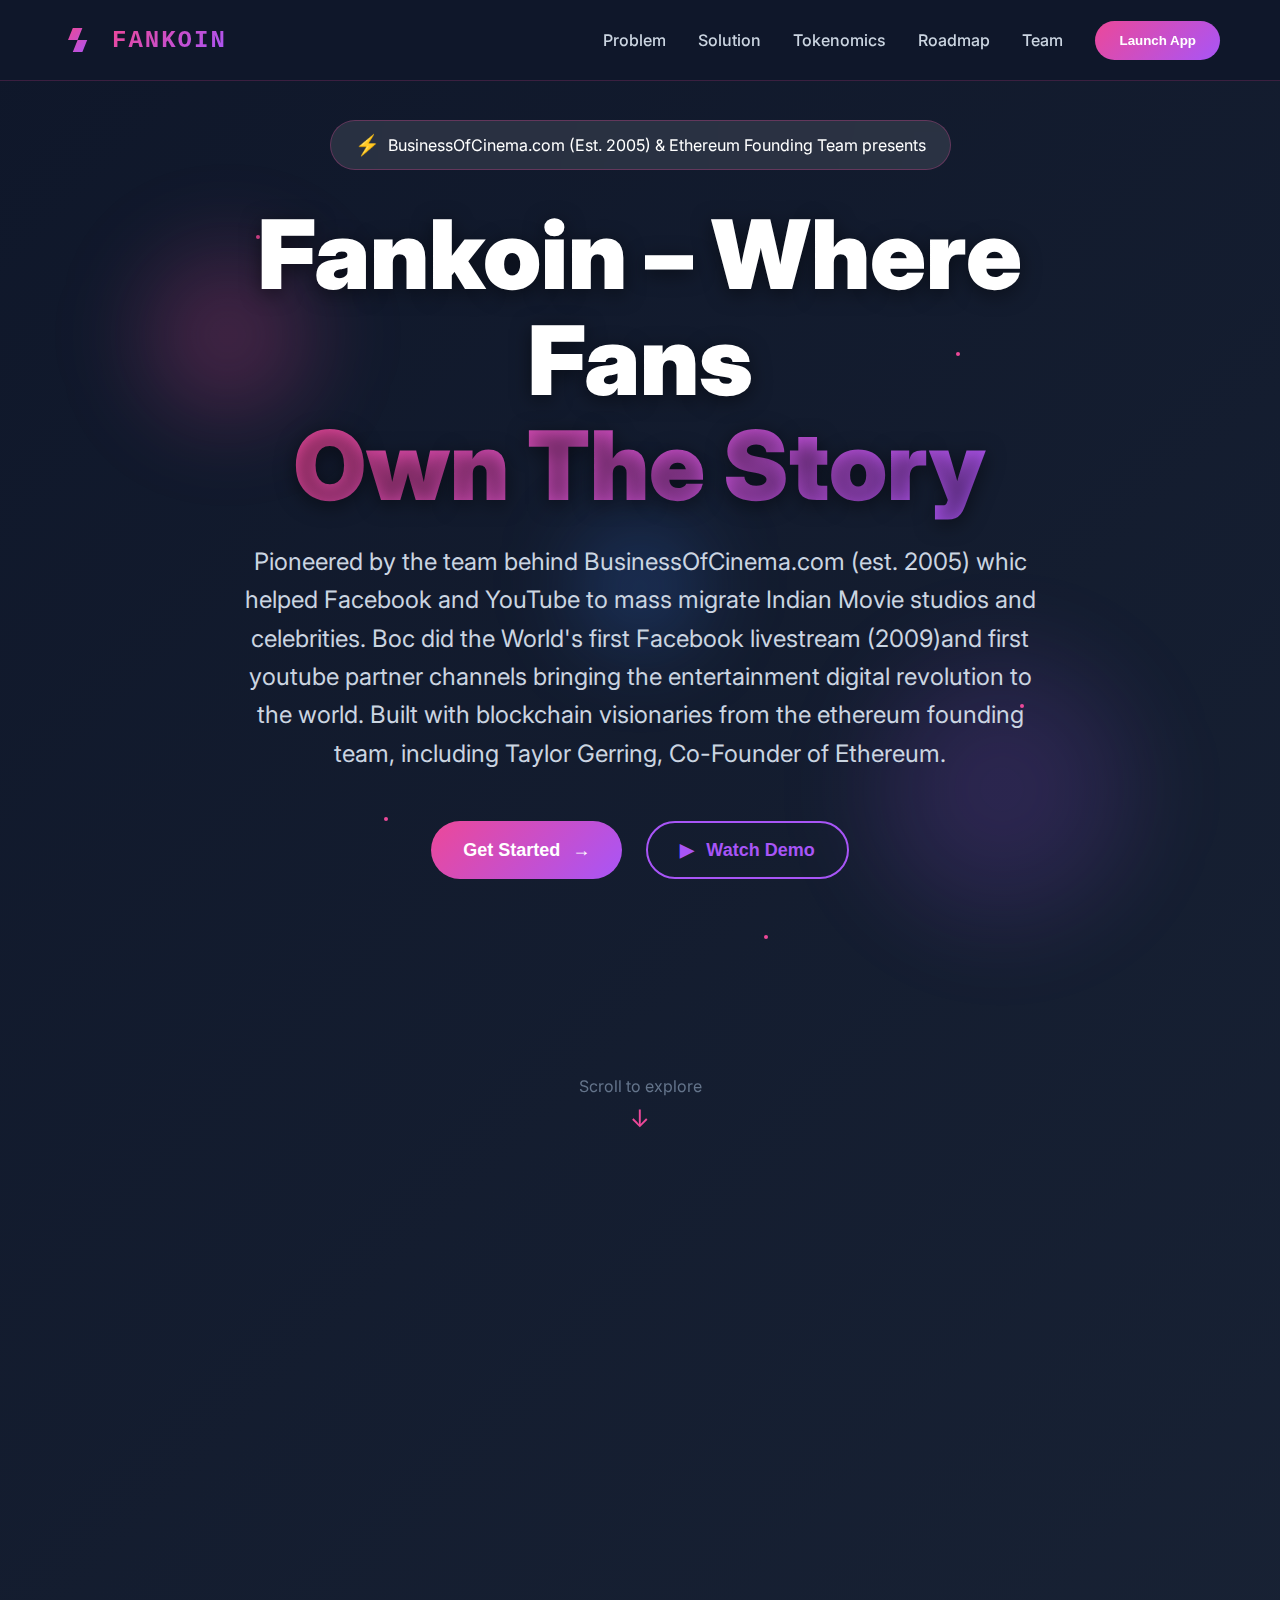
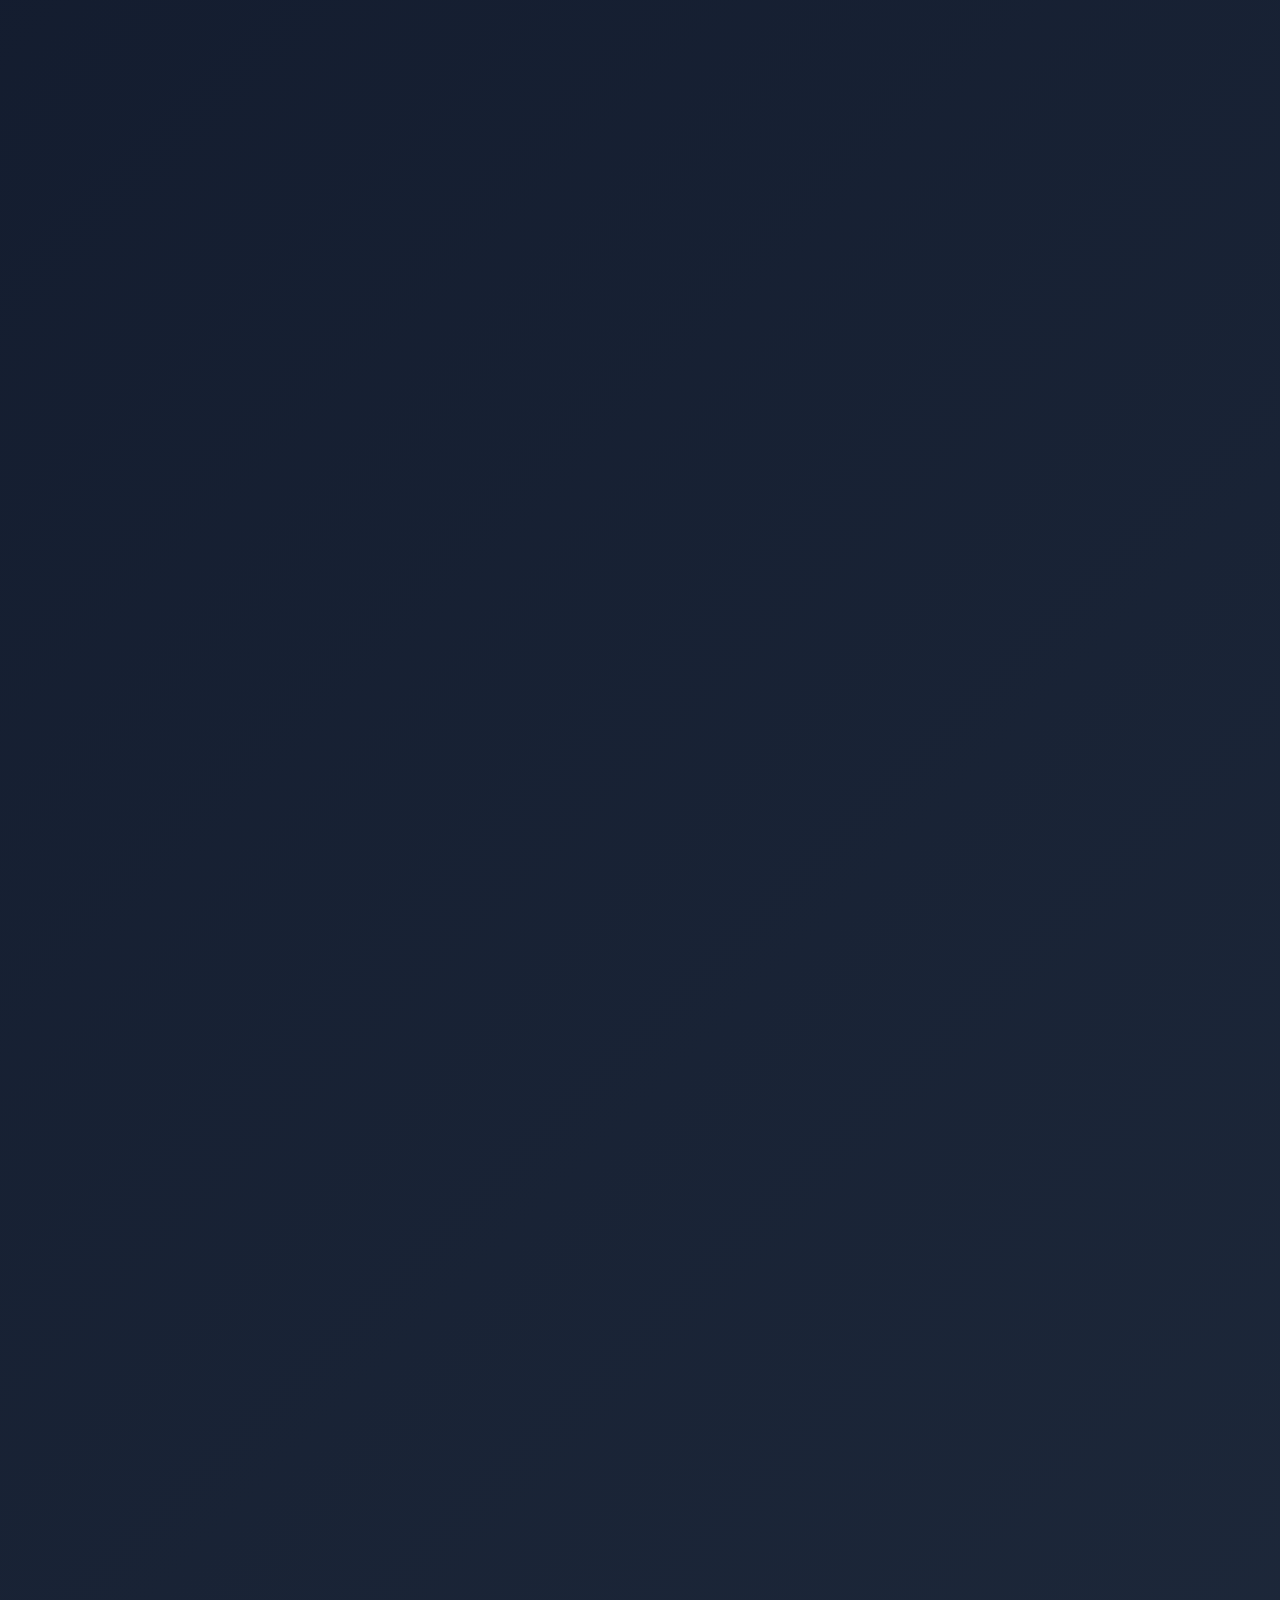
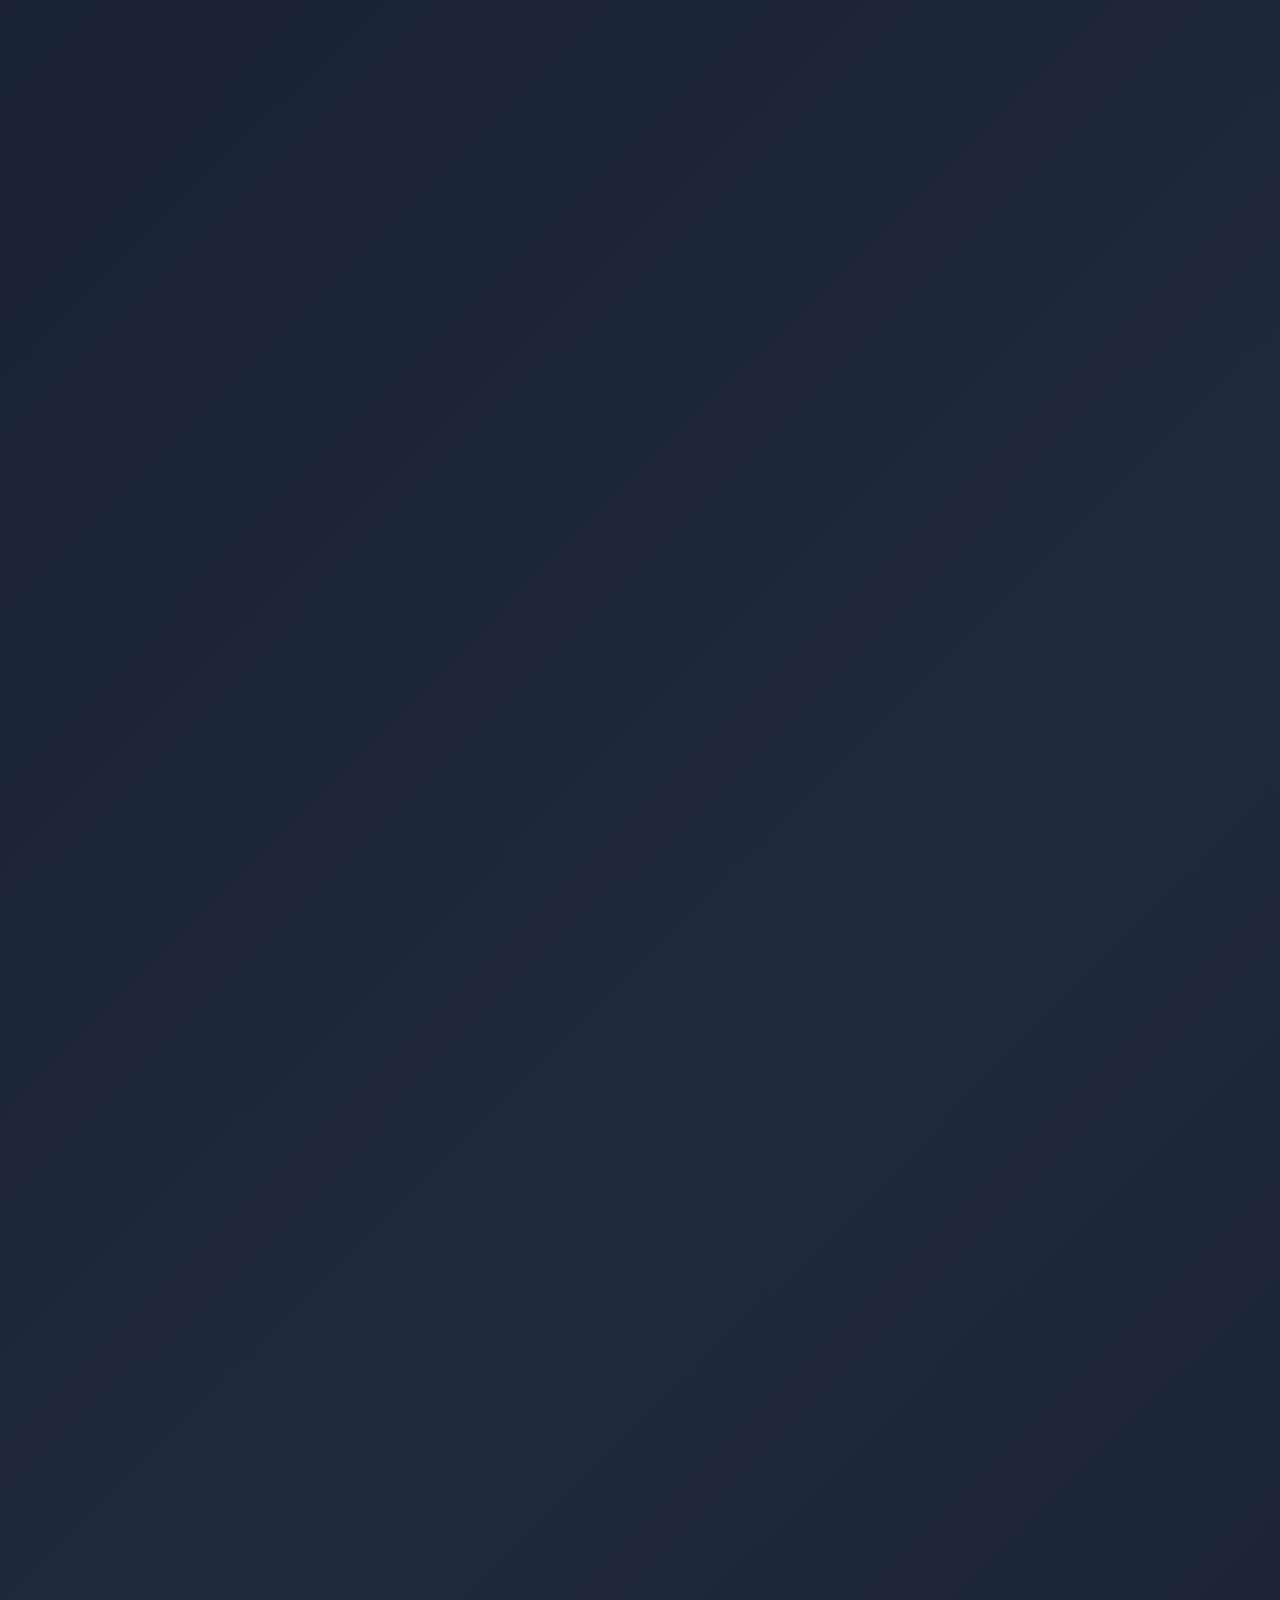
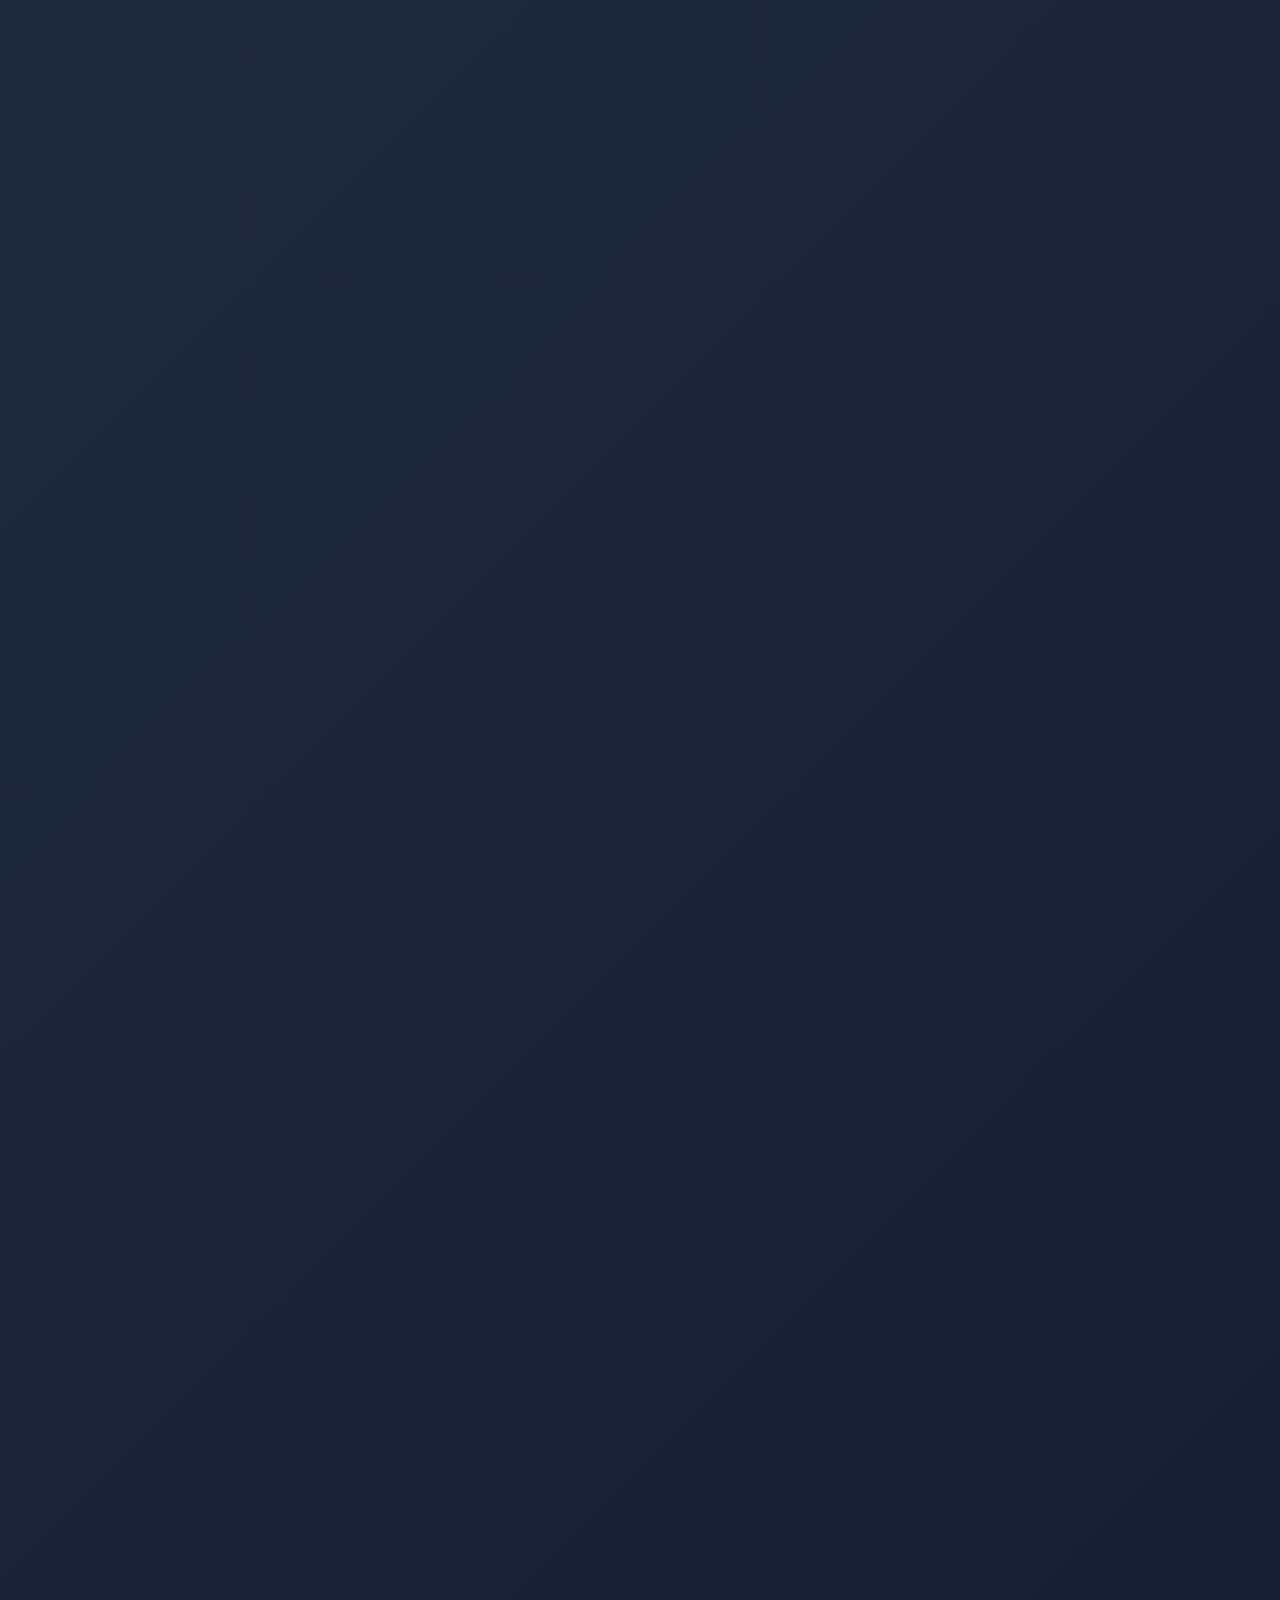
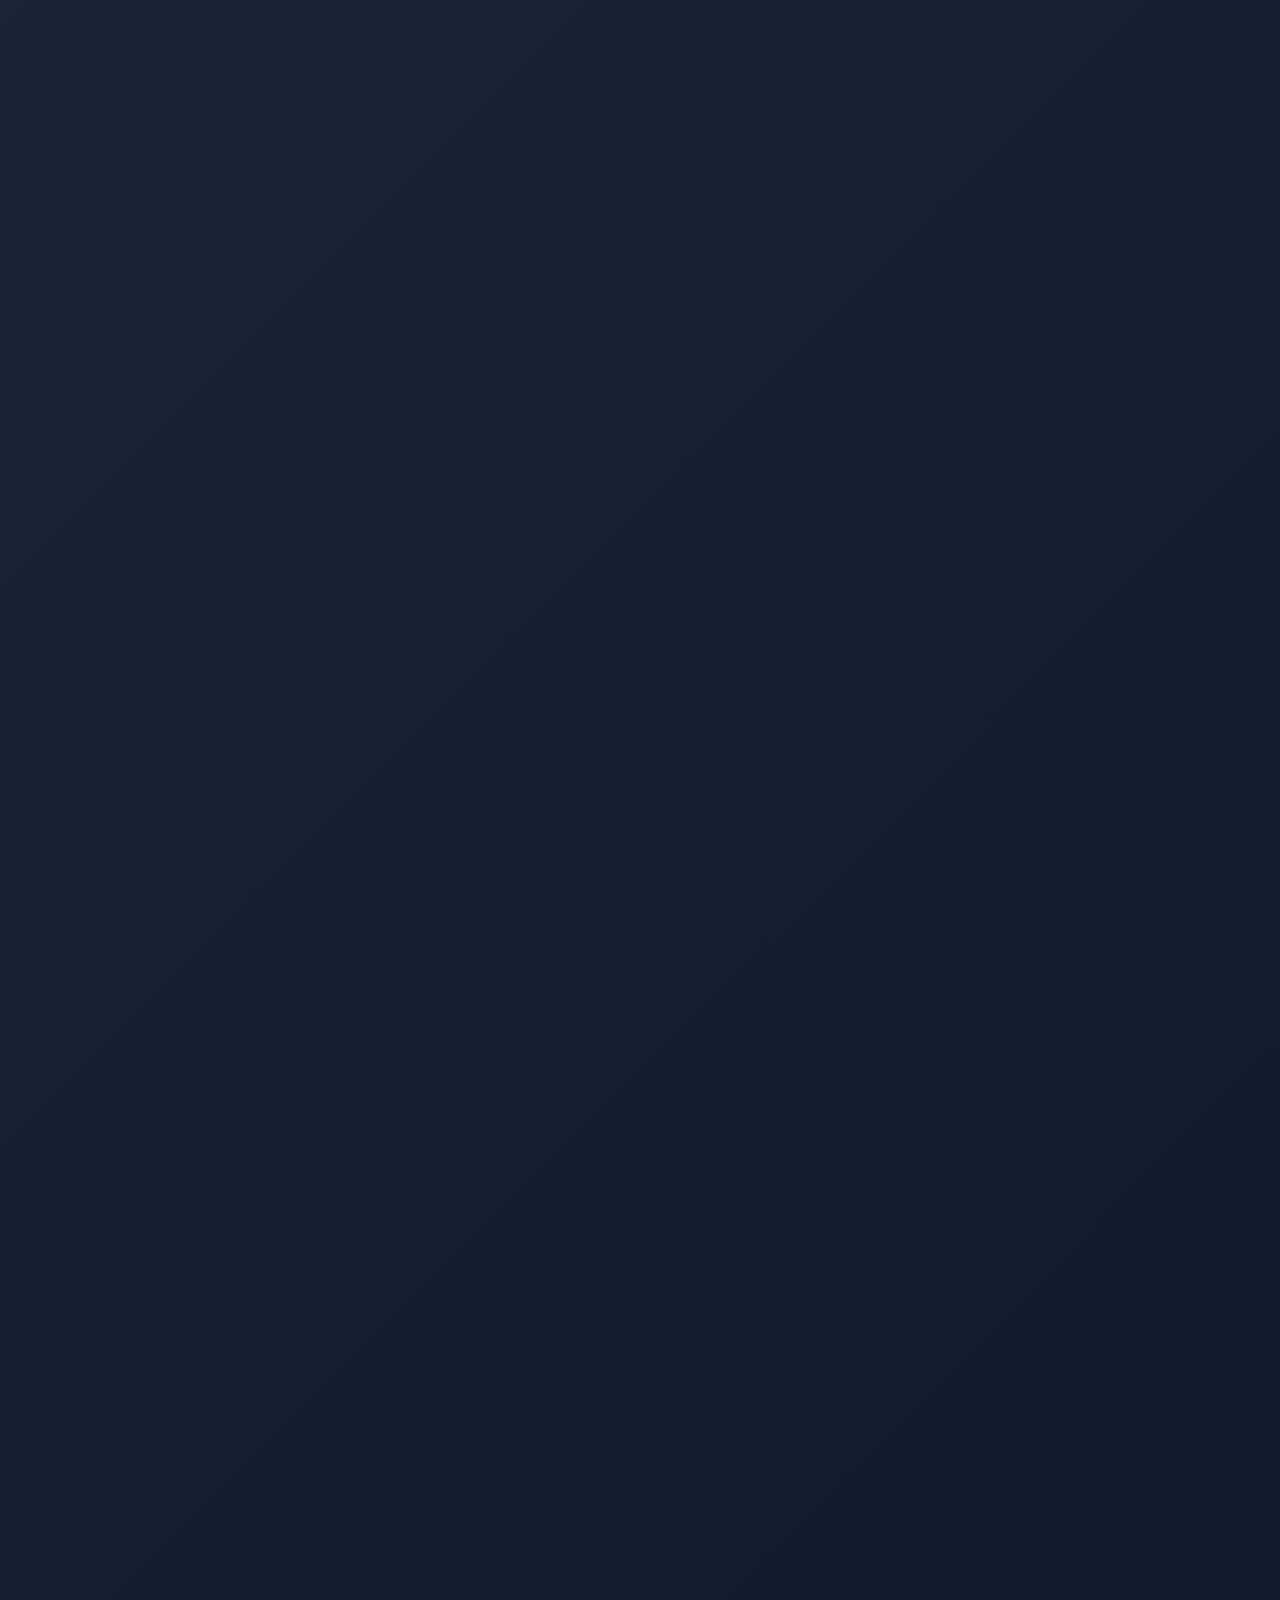
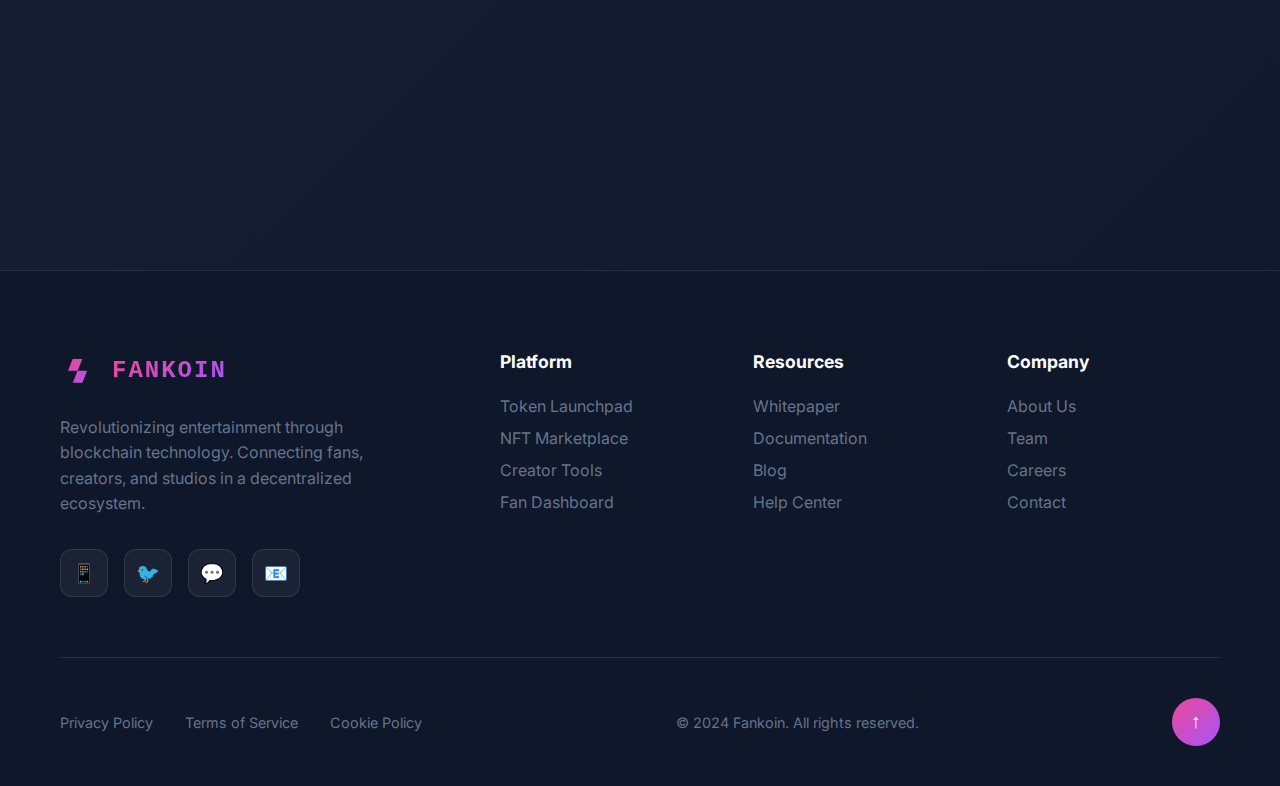
<file: index.html>
<!DOCTYPE html>
<html lang="en">
<head>
    <meta charset="UTF-8">
    <meta name="viewport" content="width=device-width, initial-scale=1.0">
    <title>Fankoin - Where Fans Own The Story</title>
    <link rel="preconnect" href="https://fonts.googleapis.com">
    <link rel="preconnect" href="https://fonts.gstatic.com" crossorigin>
    <link href="https://fonts.googleapis.com/css2?family=Inter:wght@300;400;500;600;700;800;900&display=swap" rel="stylesheet">
    <link rel="stylesheet" href="styles.css">
</head>
<body>
    <!-- Navigation -->
    <nav class="navbar">
        <div class="nav-container">
            <div class="nav-brand">
                <div class="logo-icon">
                    <div class="lightning-bolt"></div>
                </div>
                <span class="brand-text gradient-text">FANKOIN</span>
            </div>
            
            <div class="nav-menu">
                <a href="#problem" class="nav-link">Problem</a>
                <a href="#solution" class="nav-link">Solution</a>
                <a href="#tokenomics" class="nav-link">Tokenomics</a>
                <a href="#roadmap" class="nav-link">Roadmap</a>
                <a href="#team" class="nav-link">Team</a>
                <button class="launch-btn">Launch App</button>
            </div>
            
            <div class="mobile-menu-btn">
                <span></span>
                <span></span>
                <span></span>
            </div>
        </div>
    </nav>

    <!-- Hero Section -->
    <section class="hero">
        <div class="hero-bg">
            <div class="floating-orb orb-1"></div>
            <div class="floating-orb orb-2"></div>
            <div class="floating-orb orb-3"></div>
            <div class="particle particle-1"></div>
            <div class="particle particle-2"></div>
            <div class="particle particle-3"></div>
            <div class="particle particle-4"></div>
            <div class="particle particle-5"></div>
        </div>
        
        <div class="hero-content">
            <div class="hero-badge">
                <div class="badge-icon">⚡</div>
                <span>BusinessOfCinema.com (Est. 2005) & Ethereum Founding Team presents</span>
            </div>
            
            <h1 class="hero-title">
                Fankoin – Where Fans
                <br><span class="gradient-text">Own The Story</span>
            </h1>
            
            <p class="hero-subtitle">
                Pioneered by the team behind BusinessOfCinema.com (est. 2005) whic helped Facebook and YouTube to mass migrate Indian Movie studios and celebrities. Boc did the World's first Facebook livestream (2009)and first youtube partner channels bringing the entertainment digital revolution to the world.
                Built with blockchain visionaries from the ethereum founding team, including Taylor Gerring, Co-Founder of Ethereum.</p>
            
            <div class="hero-buttons">
                <button class="btn-primary">
                    <span>Get Started</span>
                    <div class="btn-arrow">→</div>
                </button>
                <button class="btn-secondary">
                    <div class="play-icon">▶</div>
                    <span>Watch Demo</span>
                </button>
            </div>
            
            <div class="hero-stats">
                <div class="stat-card">
                    <div class="stat-number">$2.1T</div>
                    <div class="stat-label">Entertainment Industry</div>
                    <div class="stat-growth">Market Size</div>
                </div>
                
                <div class="stat-card">
                    <div class="stat-number">$1.4T</div>
                    <div class="stat-label">Projected Creator Economy</div>
                    <div class="stat-growth">By 2030</div>
                </div>
                
                <div class="stat-card">
                    <div class="stat-number">200M+</div>
                    <div class="stat-label">Total Creators Worldwide</div>
                    <div class="stat-growth">Global reach</div>
                </div>
            </div>
        </div>
        
        <div class="scroll-indicator">
            <p>Scroll to explore</p>
            <div class="scroll-arrow" onclick="document.querySelector('#cover').scrollIntoView({behavior: 'smooth'})">↓</div>
        </div>
    </section>

    <!-- Problem Section -->
    <section id="problem" class="problem-section">
        <div class="section-bg">
            <div class="bg-orb bg-orb-1"></div>
            <div class="bg-orb bg-orb-2"></div>
        </div>
        
        <div class="container">
            <div class="section-header">
                <div class="section-badge">
                    <span>⚠️</span>
                    <span>The Challenge</span>
                </div>
                
                <h2 class="section-title">
                    Current Entertainment
                    <br><span class="gradient-text">Limitations</span>
                </h2>
                
                <p class="section-subtitle">
                    Fans are passionate but platforms limit them to passive consumption, 
                    missing massive opportunities for engagement and ownership
                </p>
            </div>

            <div class="problems-grid">
                <div class="problem-card">
                    <div class="card-icon">💸</div>
                    <h3>No Financial Upside</h3>
                    <p>Fans spend billions supporting creators but receive no financial benefit when content succeeds</p>
                    <div class="impact-badge">High Impact</div>
                </div>

                <div class="problem-card">
                    <div class="card-icon">🔒</div>
                    <h3>Limited Ownership</h3>
                    <p>No way for fans to own a piece of their favorite movies, music, or creator content</p>
                    <div class="impact-badge">Critical Gap</div>
                </div>

                <div class="problem-card">
                    <div class="card-icon">📱</div>
                    <h3>Fragmented Experience</h3>
                    <p>Fans scattered across multiple platforms with no unified way to engage with entertainment</p>
                    <div class="impact-badge">User Pain</div>
                </div>

                <div class="problem-card">
                    <div class="card-icon">🎭</div>
                    <h3>Passive Consumption</h3>
                    <p>Current platforms only allow fans to watch, like, and share - no real participation in success</p>
                    <div class="impact-badge">Missed Opportunity</div>
                </div>
            </div>
        </div>
    </section>

    <!-- Solution Section -->
    <section id="solution" class="solution-section">
        <div class="section-bg">
            <div class="bg-orb bg-orb-3"></div>
            <div class="bg-orb bg-orb-4"></div>
        </div>
        
        <div class="container">
            <div class="section-header">
                <div class="section-badge">
                    <span>✅</span>
                    <span>The Solution</span>
                </div>
                
                <h2 class="section-title">
                    Fankoin's
                    <br><span class="gradient-text">Revolution</span>
                </h2>
                
                <p class="section-subtitle">
                    Transform passive fans into active stakeholders with real ownership, 
                    participation, and financial upside in the entertainment they love
                </p>
            </div>

            <div class="solution-content">
                <div class="features-list">
                    <div class="feature-item">
                        <div class="feature-icon">💎</div>
                        <div class="feature-content">
                            <h3>Fan Tokens</h3>
                            <p>Digital assets linked to creators, movies, and studios, allowing fans to own a piece of their favorite entertainment</p>
                            <div class="benefit-badge">Direct Ownership</div>
                        </div>
                    </div>

                    <div class="feature-item">
                        <div class="feature-icon">🔄</div>
                        <div class="feature-content">
                            <h3>FAN-FRAC Model</h3>
                            <p>NFTs that can be fractionalized for broader ownership, making high-value entertainment assets accessible to all fans</p>
                            <div class="benefit-badge">Democratized Access</div>
                        </div>
                    </div>

                    <div class="feature-item">
                        <div class="feature-icon">🎨</div>
                        <div class="feature-content">
                            <h3>Creator Assets</h3>
                            <p>Digital collectibles, passes, and perks minted directly by creators for their most dedicated fans</p>
                            <div class="benefit-badge">Exclusive Experiences</div>
                        </div>
                    </div>

                    <div class="feature-item">
                        <div class="feature-icon">🗳️</div>
                        <div class="feature-content">
                            <h3>Fan Participation</h3>
                            <p>True fan participation in creative decisions, project direction, and community governance through token ownership</p>
                            <div class="benefit-badge">Active Engagement</div>
                        </div>
                    </div>
                </div>

                <div class="ecosystem-visual">
                    <div class="ecosystem-hub">
                        <div class="hub-center">
                            <div class="hub-icon">💎</div>
                            <div class="hub-text">FANKOIN</div>
                        </div>
                        
                        <div class="orbit-item orbit-1">
                            <div class="orbit-icon">👥</div>
                            <div class="orbit-label">Fans</div>
                        </div>
                        
                        <div class="orbit-item orbit-2">
                            <div class="orbit-icon">🎨</div>
                            <div class="orbit-label">Creators</div>
                        </div>
                        
                        <div class="orbit-item orbit-3">
                            <div class="orbit-icon">🎬</div>
                            <div class="orbit-label">Studios</div>
                        </div>
                    </div>
                </div>
            </div>
        </div>
    </section>

    <!-- Tokenomics Section -->
    <section id="tokenomics" class="tokenomics-section">
        <div class="section-bg">
            <div class="bg-orb bg-orb-5"></div>
            <div class="bg-orb bg-orb-6"></div>
        </div>
        
        <div class="container">
            <div class="section-header">
                <div class="section-badge">
                    <span>💎</span>
                    <span>Token Economics</span>
                </div>
                
                <h2 class="section-title">
                    $FANK Token
                    <br><span class="gradient-text">Ecosystem</span>
                </h2>
                
                <p class="section-subtitle">
                    Powering the entertainment economy with utility-driven tokenomics 
                    and sustainable value creation for all participants
                </p>
            </div>

            <div class="token-flow">
                <div class="flow-item">
                    <div class="flow-icon fank-token">💎</div>
                    <h3>$FANK Token</h3>
                    <p>Platform utility token powering all transactions and governance</p>
                    <div class="token-badge">Core Utility</div>
                </div>

                <div class="flow-arrow">→</div>

                <div class="flow-item">
                    <div class="flow-icon fan-token">🎭</div>
                    <h3>Fan Tokens</h3>
                    <p>Creator-specific tokens representing ownership and access rights</p>
                    <div class="token-badge">Creator Economy</div>
                </div>

                <div class="flow-arrow">→</div>

                <div class="flow-item">
                    <div class="flow-icon ecosystem">🌟</div>
                    <h3>Ecosystem Growth</h3>
                    <p>Value creation through network effects and community engagement</p>
                    <div class="token-badge">Network Value</div>
                </div>
            </div>

            <div class="tokenomics-stats">
                <div class="stat-item">
                    <div class="stat-value">1B</div>
                    <div class="stat-desc">Total Supply</div>
                </div>
                
                <div class="stat-item">
                    <div class="stat-value">$50M+</div>
                    <div class="stat-desc">Projected Volume</div>
                </div>
                
                <div class="stat-item">
                    <div class="stat-value">500K+</div>
                    <div class="stat-desc">Target Users</div>
                </div>
                
                <div class="stat-item">
                    <div class="stat-value">5+</div>
                    <div class="stat-desc">Revenue Streams</div>
                </div>
            </div>
        </div>
    </section>

    <!-- Roadmap Section -->
    <section id="roadmap" class="roadmap-section">
        <div class="section-bg">
            <div class="bg-orb bg-orb-7"></div>
            <div class="bg-orb bg-orb-8"></div>
        </div>
        
        <div class="container">
            <div class="section-header">
                <div class="section-badge">
                    <span>🗺️</span>
                    <span>Development Roadmap</span>
                </div>
                
                <h2 class="section-title">
                    Fankoin
                    <br><span class="gradient-text">Roadmap</span>
                </h2>
                
                <p class="section-subtitle">
                    Strategic milestones for building the future of entertainment ownership 
                    with clear deliverables and measurable outcomes
                </p>
            </div>

            <div class="roadmap-timeline">
                <div class="timeline-line"></div>
                
                <div class="roadmap-phase phase-active">
                    <div class="phase-connector"></div>
                    <div class="phase-content">
                        <div class="phase-status">In Progress</div>
                        <div class="phase-icon">🚀</div>
                        <div class="phase-period">Q4 2024</div>
                        <h3>Foundation Launch</h3>
                        <div class="progress-bar">
                            <div class="progress-fill" style="width: 75%;"></div>
                        </div>
                        <div class="progress-text">75% Complete</div>
                        <ul class="phase-items">
                            <li class="completed">✓ Blockchain launch & $FANK token distribution</li>
                            <li class="completed">✓ MVP launchpad for fan tokens</li>
                            <li class="completed">✓ Pilot partnerships with 50+ creators</li>
                            <li class="in-progress">⏳ Core team expansion to 25 members</li>
                            <li>Security audits and compliance framework</li>
                        </ul>
                    </div>
                </div>

                <div class="roadmap-phase phase-upcoming">
                    <div class="phase-connector"></div>
                    <div class="phase-content">
                        <div class="phase-status">Next Up</div>
                        <div class="phase-icon">🎨</div>
                        <div class="phase-period">Q1-Q2 2025</div>
                        <h3>Ecosystem Growth</h3>
                        <ul class="phase-items">
                            <li>NFT marketplace integration</li>
                            <li>Creator & fan dashboards launch</li>
                            <li>DAO governance voting system</li>
                            <li>100+ entertainment partnerships</li>
                            <li>Mobile app beta release</li>
                        </ul>
                    </div>
                </div>

                <div class="roadmap-phase phase-planned">
                    <div class="phase-connector"></div>
                    <div class="phase-content">
                        <div class="phase-status">Planned</div>
                        <div class="phase-icon">🌍</div>
                        <div class="phase-period">Q3-Q4 2025</div>
                        <h3>Global Expansion</h3>
                        <ul class="phase-items">
                            <li>RWA monetization platform</li>
                            <li>International market expansion</li>
                            <li>10M+ registered users target</li>
                            <li>Enterprise studio integrations</li>
                            <li>Cross-chain compatibility</li>
                        </ul>
                    </div>
                </div>
            </div>
        </div>
    </section>

    <!-- CTA Section -->
    <section class="cta-section">
        <div class="cta-bg">
            <div class="cta-orb cta-orb-1"></div>
            <div class="cta-orb cta-orb-2"></div>
            <div class="cta-orb cta-orb-3"></div>
        </div>
        
        <div class="container">
            <div class="cta-content">
                <div class="cta-badge">
                    <span>🚀</span>
                    <span>Join the Revolution</span>
                </div>
                
                <h2 class="cta-title">
                    Ready to Transform
                    <br><span class="gradient-text">Entertainment?</span>
                </h2>
                
                <p class="cta-subtitle">$5M Founder NFT Pre-Sale</p>
                <p class="cta-description">
                    Join thousands of creators and millions of fans building the future of entertainment ownership. 
                    Get exclusive access, governance rights, and lifetime benefits.
                </p>
                
                <div class="cta-buttons">
                    <button class="btn-primary">
                        <span>Join as Investor</span>
                        <div class="btn-arrow">→</div>
                    </button>
                    <button class="btn-secondary">
                        <div class="download-icon">📄</div>
                        <span>Download Whitepaper</span>
                    </button>
                </div>
                
                <div class="cta-stats">
                    <div class="cta-stat">
                        <div class="stat-icon">💰</div>
                        <div class="stat-number">$5M</div>
                        <div class="stat-label">Founder NFT Raise</div>
                    </div>
                    
                    <div class="cta-stat">
                        <div class="stat-icon">💎</div>
                        <div class="stat-number">5,000</div>
                        <div class="stat-label">Limited NFTs</div>
                    </div>
                    
                    <div class="cta-stat">
                        <div class="stat-icon">👑</div>
                        <div class="stat-number">Lifetime</div>
                        <div class="stat-label">Zero Fees</div>
                    </div>
                </div>
            </div>
        </div>
    </section>

    <!-- Footer -->
    <footer class="footer">
        <div class="container">
            <div class="footer-content">
                <div class="footer-brand">
                    <div class="footer-logo">
                        <div class="logo-icon">
                            <div class="lightning-bolt"></div>
                        </div>
                        <span class="brand-text gradient-text">FANKOIN</span>
                    </div>
                    
                    <p class="footer-desc">
                        Revolutionizing entertainment through blockchain technology. 
                        Connecting fans, creators, and studios in a decentralized ecosystem.
                    </p>
                    
                    <div class="social-links">
                        <a href="#" class="social-link">📱</a>
                        <a href="#" class="social-link">🐦</a>
                        <a href="#" class="social-link">💬</a>
                        <a href="#" class="social-link">📧</a>
                    </div>
                </div>
                
                <div class="footer-links">
                    <div class="link-group">
                        <h4>Platform</h4>
                        <a href="#">Token Launchpad</a>
                        <a href="#">NFT Marketplace</a>
                        <a href="#">Creator Tools</a>
                        <a href="#">Fan Dashboard</a>
                    </div>
                    
                    <div class="link-group">
                        <h4>Resources</h4>
                        <a href="#">Whitepaper</a>
                        <a href="#">Documentation</a>
                        <a href="#">Blog</a>
                        <a href="#">Help Center</a>
                    </div>
                    
                    <div class="link-group">
                        <h4>Company</h4>
                        <a href="#">About Us</a>
                        <a href="#">Team</a>
                        <a href="#">Careers</a>
                        <a href="#">Contact</a>
                    </div>
                </div>
            </div>
            
            <div class="footer-bottom">
                <div class="footer-legal">
                    <a href="#">Privacy Policy</a>
                    <a href="#">Terms of Service</a>
                    <a href="#">Cookie Policy</a>
                </div>
                
                <div class="footer-copy">
                    © 2024 Fankoin. All rights reserved.
                </div>
                
                <button class="scroll-top" onclick="scrollToTop()">↑</button>
            </div>
        </div>
    </footer>

    <script src="script.js"></script>
</body>
</html>
</file>
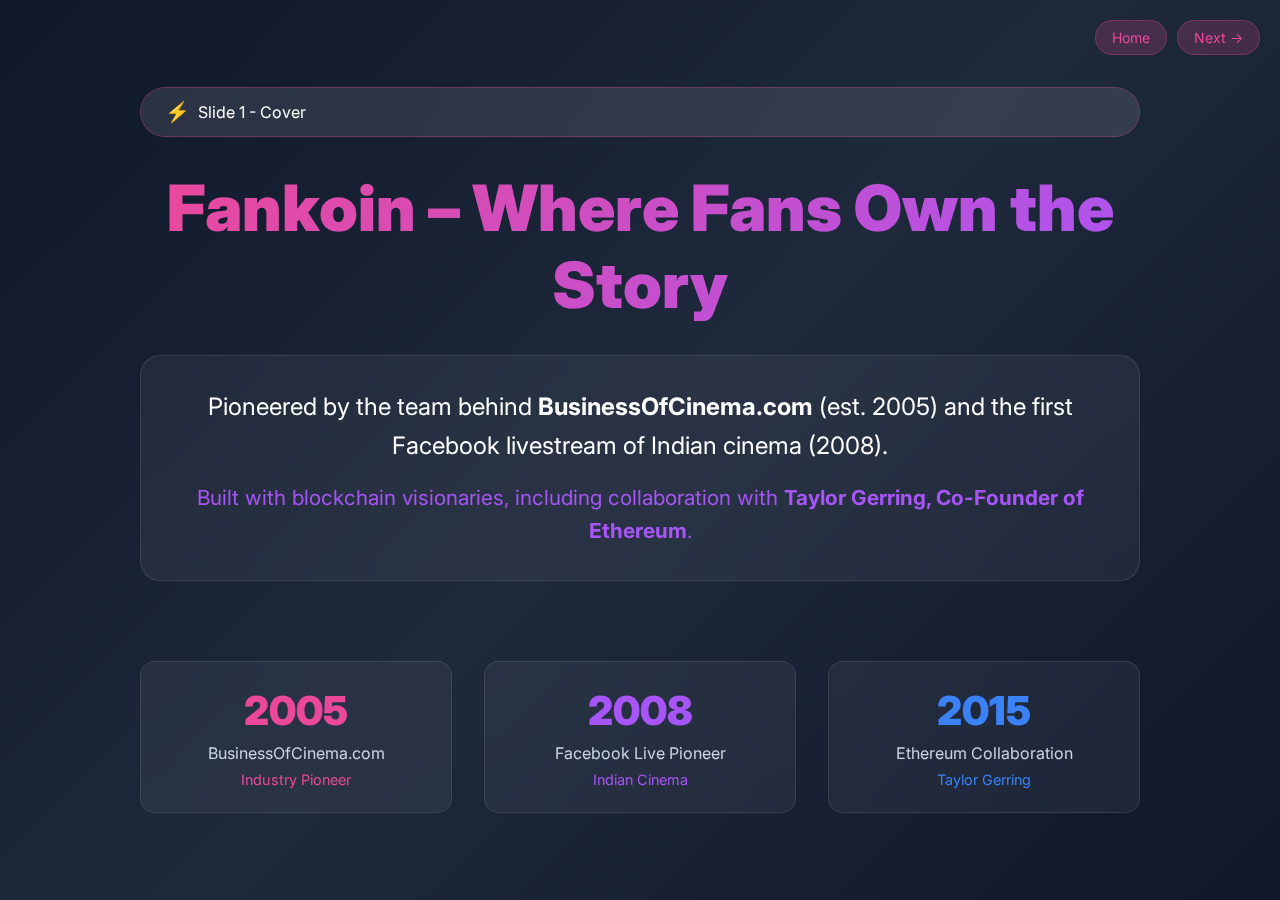
<file: slide1-cover.html>
<!DOCTYPE html>
<html lang="en">
<head>
    <meta charset="UTF-8">
    <meta name="viewport" content="width=device-width, initial-scale=1.0">
    <title>Slide 1 - Cover | Fankoin</title>
    <link rel="preconnect" href="https://fonts.googleapis.com">
    <link rel="preconnect" href="https://fonts.gstatic.com" crossorigin>
    <link href="https://fonts.googleapis.com/css2?family=Inter:wght@300;400;500;600;700;800;900&display=swap" rel="stylesheet">
    <link rel="stylesheet" href="styles.css">
    <style>
        .slide-container {
            min-height: 100vh;
            display: flex;
            flex-direction: column;
            justify-content: center;
            align-items: center;
            padding: 2rem;
            background: linear-gradient(135deg, #0f172a 0%, #1e293b 50%, #0f172a 100%);
        }
        .slide-content {
            max-width: 1000px;
            text-align: center;
            color: white;
        }
        .slide-nav {
            position: fixed;
            top: 20px;
            right: 20px;
            display: flex;
            gap: 10px;
        }
        .nav-btn {
            background: rgba(236, 72, 153, 0.2);
            border: 1px solid rgba(236, 72, 153, 0.3);
            color: #ec4899;
            padding: 8px 16px;
            border-radius: 20px;
            text-decoration: none;
            font-size: 14px;
            transition: all 0.3s ease;
        }
        .nav-btn:hover {
            background: rgba(236, 72, 153, 0.3);
            transform: translateY(-2px);
        }
    </style>
</head>
<body>
    <div class="slide-nav">
        <a href="index.html" class="nav-btn">Home</a>
        <a href="slide2-founder.html" class="nav-btn">Next →</a>
    </div>

    <div class="slide-container">
        <div class="slide-content">
            <div class="hero-badge" style="margin-bottom: 2rem;">
                <div class="badge-icon">⚡</div>
                <span>Slide 1 - Cover</span>
            </div>
            
            <h1 style="font-size: 4rem; font-weight: 900; margin-bottom: 2rem; background: linear-gradient(135deg, #ec4899, #a855f7, #3b82f6); background-size: 200% 200%; -webkit-background-clip: text; -webkit-text-fill-color: transparent; background-clip: text;">
                Fankoin – Where Fans Own the Story
            </h1>
            
            <div style="background: rgba(255, 255, 255, 0.05); backdrop-filter: blur(20px); border: 1px solid rgba(255, 255, 255, 0.1); border-radius: 20px; padding: 2rem; margin-bottom: 2rem;">
                <p style="font-size: 1.5rem; line-height: 1.6; margin-bottom: 1rem;">
                    Pioneered by the team behind <strong>BusinessOfCinema.com</strong> (est. 2005) and the first Facebook livestream of Indian cinema (2008).
                </p>
                <p style="font-size: 1.3rem; color: #a855f7; line-height: 1.6;">
                    Built with blockchain visionaries, including collaboration with <strong>Taylor Gerring, Co-Founder of Ethereum</strong>.
                </p>
            </div>

            <div style="display: grid; grid-template-columns: repeat(auto-fit, minmax(250px, 1fr)); gap: 2rem; margin-top: 3rem;">
                <div style="background: rgba(255, 255, 255, 0.05); backdrop-filter: blur(20px); border: 1px solid rgba(255, 255, 255, 0.1); border-radius: 15px; padding: 1.5rem;">
                    <div style="font-size: 2.5rem; font-weight: 900; color: #ec4899; margin-bottom: 0.5rem;">2005</div>
                    <div style="color: #cbd5e1;">BusinessOfCinema.com</div>
                    <div style="color: #ec4899; font-size: 0.9rem; margin-top: 0.5rem;">Industry Pioneer</div>
                </div>
                
                <div style="background: rgba(255, 255, 255, 0.05); backdrop-filter: blur(20px); border: 1px solid rgba(255, 255, 255, 0.1); border-radius: 15px; padding: 1.5rem;">
                    <div style="font-size: 2.5rem; font-weight: 900; color: #a855f7; margin-bottom: 0.5rem;">2008</div>
                    <div style="color: #cbd5e1;">Facebook Live Pioneer</div>
                    <div style="color: #a855f7; font-size: 0.9rem; margin-top: 0.5rem;">Indian Cinema</div>
                </div>
                
                <div style="background: rgba(255, 255, 255, 0.05); backdrop-filter: blur(20px); border: 1px solid rgba(255, 255, 255, 0.1); border-radius: 15px; padding: 1.5rem;">
                    <div style="font-size: 2.5rem; font-weight: 900; color: #3b82f6; margin-bottom: 0.5rem;">2015</div>
                    <div style="color: #cbd5e1;">Ethereum Collaboration</div>
                    <div style="color: #3b82f6; font-size: 0.9rem; margin-top: 0.5rem;">Taylor Gerring</div>
                </div>
            </div>
        </div>
    </div>
</body>
</html>
</file>
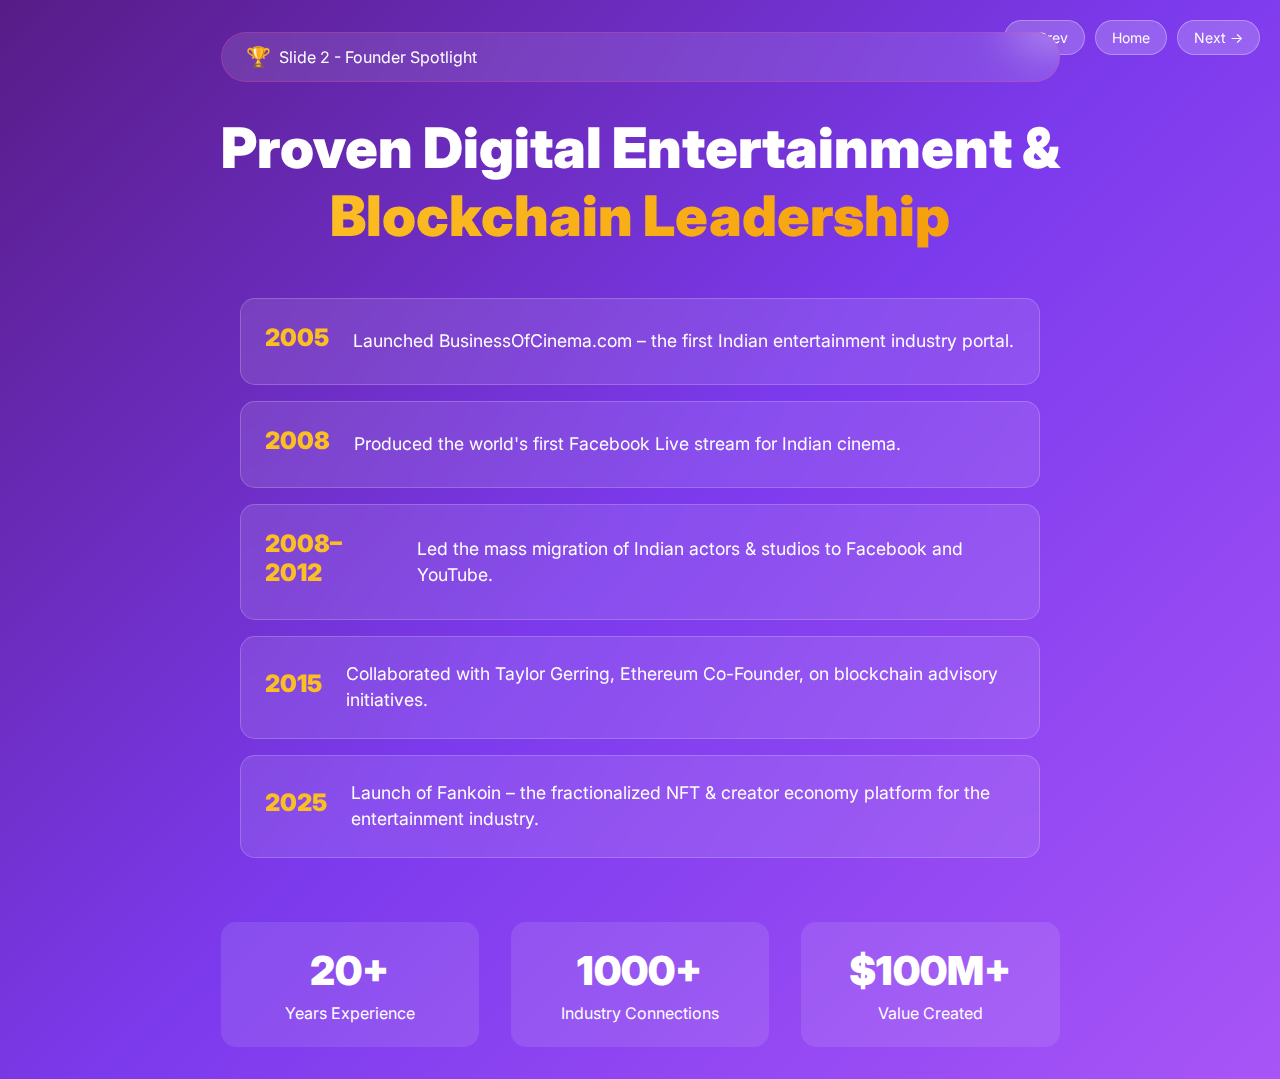
<file: slide2-founder.html>
<!DOCTYPE html>
<html lang="en">
<head>
    <meta charset="UTF-8">
    <meta name="viewport" content="width=device-width, initial-scale=1.0">
    <title>Slide 2 - Founder Spotlight | Fankoin</title>
    <link rel="preconnect" href="https://fonts.googleapis.com">
    <link rel="preconnect" href="https://fonts.gstatic.com" crossorigin>
    <link href="https://fonts.googleapis.com/css2?family=Inter:wght@300;400;500;600;700;800;900&display=swap" rel="stylesheet">
    <link rel="stylesheet" href="styles.css">
    <style>
        .slide-container {
            min-height: 100vh;
            display: flex;
            flex-direction: column;
            justify-content: center;
            align-items: center;
            padding: 2rem;
            background: linear-gradient(135deg, #581c87 0%, #7c3aed 50%, #a855f7 100%);
        }
        .slide-content {
            max-width: 1200px;
            text-align: center;
            color: white;
        }
        .slide-nav {
            position: fixed;
            top: 20px;
            right: 20px;
            display: flex;
            gap: 10px;
        }
        .nav-btn {
            background: rgba(255, 255, 255, 0.2);
            border: 1px solid rgba(255, 255, 255, 0.3);
            color: white;
            padding: 8px 16px;
            border-radius: 20px;
            text-decoration: none;
            font-size: 14px;
            transition: all 0.3s ease;
        }
        .nav-btn:hover {
            background: rgba(255, 255, 255, 0.3);
            transform: translateY(-2px);
        }
        .timeline-item {
            background: rgba(255, 255, 255, 0.1);
            backdrop-filter: blur(20px);
            border: 1px solid rgba(255, 255, 255, 0.2);
            border-radius: 15px;
            padding: 1.5rem;
            margin-bottom: 1rem;
            text-align: left;
        }
        .year {
            font-size: 1.5rem;
            font-weight: 900;
            color: #fbbf24;
            margin-bottom: 0.5rem;
        }
        .milestone {
            font-size: 1.1rem;
            line-height: 1.5;
        }
    </style>
</head>
<body>
    <div class="slide-nav">
        <a href="slide1-cover.html" class="nav-btn">← Prev</a>
        <a href="index.html" class="nav-btn">Home</a>
        <a href="slide3-vision.html" class="nav-btn">Next →</a>
    </div>

    <div class="slide-container">
        <div class="slide-content">
            <div class="hero-badge" style="margin-bottom: 2rem;">
                <div class="badge-icon">🏆</div>
                <span>Slide 2 - Founder Spotlight</span>
            </div>
            
            <h1 style="font-size: 3.5rem; font-weight: 900; margin-bottom: 3rem;">
                Proven Digital Entertainment &
                <br><span style="background: linear-gradient(135deg, #fbbf24, #f59e0b); -webkit-background-clip: text; -webkit-text-fill-color: transparent;">Blockchain Leadership</span>
            </h1>

            <div style="max-width: 800px; margin: 0 auto;">
                <div class="timeline-item">
                    <div class="year">2005</div>
                    <div class="milestone">Launched BusinessOfCinema.com – the first Indian entertainment industry portal.</div>
                </div>

                <div class="timeline-item">
                    <div class="year">2008</div>
                    <div class="milestone">Produced the world's first Facebook Live stream for Indian cinema.</div>
                </div>

                <div class="timeline-item">
                    <div class="year">2008–2012</div>
                    <div class="milestone">Led the mass migration of Indian actors & studios to Facebook and YouTube.</div>
                </div>

                <div class="timeline-item">
                    <div class="year">2015</div>
                    <div class="milestone">Collaborated with Taylor Gerring, Ethereum Co-Founder, on blockchain advisory initiatives.</div>
                </div>

                <div class="timeline-item">
                    <div class="year">2025</div>
                    <div class="milestone">Launch of Fankoin – the fractionalized NFT & creator economy platform for the entertainment industry.</div>
                </div>
            </div>

            <div style="display: grid; grid-template-columns: repeat(auto-fit, minmax(200px, 1fr)); gap: 2rem; margin-top: 3rem;">
                <div style="background: rgba(255, 255, 255, 0.1); border-radius: 15px; padding: 1.5rem;">
                    <div style="font-size: 2.5rem; font-weight: 900; margin-bottom: 0.5rem;">20+</div>
                    <div>Years Experience</div>
                </div>
                <div style="background: rgba(255, 255, 255, 0.1); border-radius: 15px; padding: 1.5rem;">
                    <div style="font-size: 2.5rem; font-weight: 900; margin-bottom: 0.5rem;">1000+</div>
                    <div>Industry Connections</div>
                </div>
                <div style="background: rgba(255, 255, 255, 0.1); border-radius: 15px; padding: 1.5rem;">
                    <div style="font-size: 2.5rem; font-weight: 900; margin-bottom: 0.5rem;">$100M+</div>
                    <div>Value Created</div>
                </div>
            </div>
        </div>
    </div>
</body>
</html>
</file>
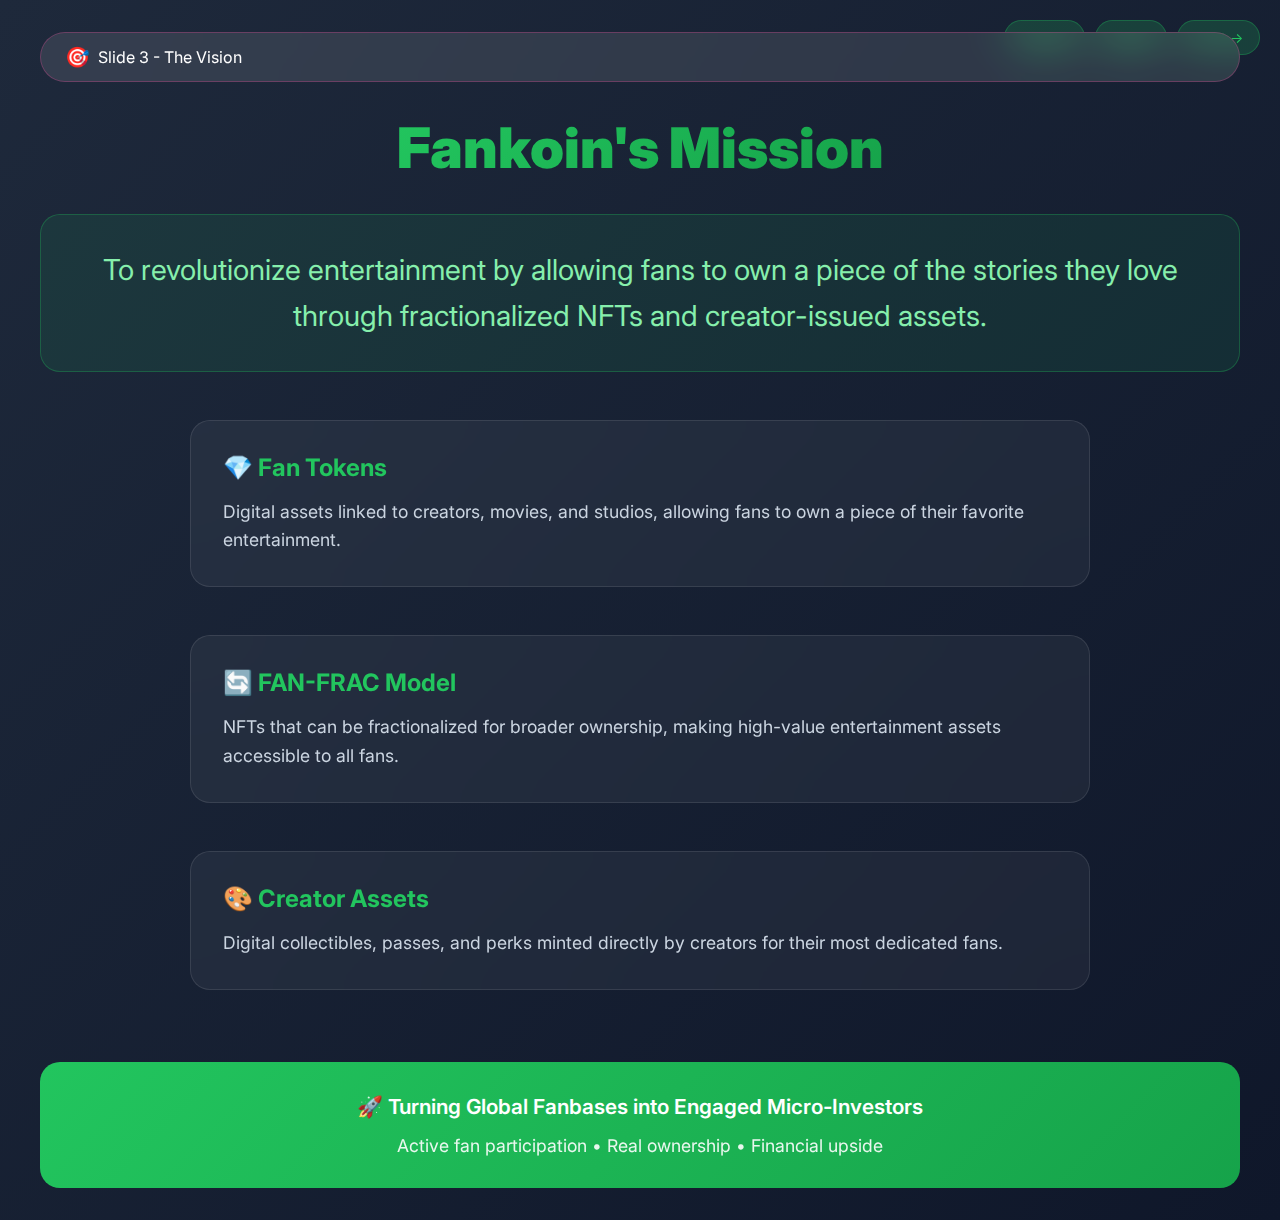
<file: slide3-vision.html>
<!DOCTYPE html>
<html lang="en">
<head>
    <meta charset="UTF-8">
    <meta name="viewport" content="width=device-width, initial-scale=1.0">
    <title>Slide 3 - The Vision | Fankoin</title>
    <link rel="preconnect" href="https://fonts.googleapis.com">
    <link rel="preconnect" href="https://fonts.gstatic.com" crossorigin>
    <link href="https://fonts.googleapis.com/css2?family=Inter:wght@300;400;500;600;700;800;900&display=swap" rel="stylesheet">
    <link rel="stylesheet" href="styles.css">
    <style>
        .slide-container {
            min-height: 100vh;
            display: flex;
            flex-direction: column;
            justify-content: center;
            align-items: center;
            padding: 2rem;
            background: linear-gradient(135deg, #1e293b 0%, #0f172a 100%);
        }
        .slide-content {
            max-width: 1200px;
            text-align: center;
            color: white;
        }
        .slide-nav {
            position: fixed;
            top: 20px;
            right: 20px;
            display: flex;
            gap: 10px;
        }
        .nav-btn {
            background: rgba(34, 197, 94, 0.2);
            border: 1px solid rgba(34, 197, 94, 0.3);
            color: #22c55e;
            padding: 8px 16px;
            border-radius: 20px;
            text-decoration: none;
            font-size: 14px;
            transition: all 0.3s ease;
        }
        .nav-btn:hover {
            background: rgba(34, 197, 94, 0.3);
            transform: translateY(-2px);
        }
        .feature-card {
            background: rgba(255, 255, 255, 0.05);
            backdrop-filter: blur(20px);
            border: 1px solid rgba(255, 255, 255, 0.1);
            border-radius: 20px;
            padding: 2rem;
            margin-bottom: 1.5rem;
            text-align: left;
        }
        .feature-title {
            font-size: 1.5rem;
            font-weight: 700;
            color: #22c55e;
            margin-bottom: 1rem;
        }
        .feature-desc {
            font-size: 1.1rem;
            line-height: 1.6;
            color: #cbd5e1;
        }
    </style>
</head>
<body>
    <div class="slide-nav">
        <a href="slide2-founder.html" class="nav-btn">← Prev</a>
        <a href="index.html" class="nav-btn">Home</a>
        <a href="slide4-problem.html" class="nav-btn">Next →</a>
    </div>

    <div class="slide-container">
        <div class="slide-content">
            <div class="hero-badge" style="margin-bottom: 2rem;">
                <div class="badge-icon">🎯</div>
                <span>Slide 3 - The Vision</span>
            </div>
            
            <h1 style="font-size: 3.5rem; font-weight: 900; margin-bottom: 2rem;">
                <span style="background: linear-gradient(135deg, #22c55e, #16a34a); -webkit-background-clip: text; -webkit-text-fill-color: transparent;">Fankoin's Mission</span>
            </h1>

            <div style="background: rgba(34, 197, 94, 0.1); border: 1px solid rgba(34, 197, 94, 0.3); border-radius: 20px; padding: 2rem; margin-bottom: 3rem;">
                <p style="font-size: 1.8rem; line-height: 1.6; color: #86efac;">
                    To revolutionize entertainment by allowing fans to own a piece of the stories they love through fractionalized NFTs and creator-issued assets.
                </p>
            </div>

            <div style="display: grid; grid-template-columns: 1fr; gap: 1.5rem; max-width: 900px; margin: 0 auto;">
                <div class="feature-card">
                    <div class="feature-title">💎 Fan Tokens</div>
                    <div class="feature-desc">Digital assets linked to creators, movies, and studios, allowing fans to own a piece of their favorite entertainment.</div>
                </div>

                <div class="feature-card">
                    <div class="feature-title">🔄 FAN-FRAC Model</div>
                    <div class="feature-desc">NFTs that can be fractionalized for broader ownership, making high-value entertainment assets accessible to all fans.</div>
                </div>

                <div class="feature-card">
                    <div class="feature-title">🎨 Creator Assets</div>
                    <div class="feature-desc">Digital collectibles, passes, and perks minted directly by creators for their most dedicated fans.</div>
                </div>
            </div>

            <div style="margin-top: 3rem; background: linear-gradient(135deg, #22c55e, #16a34a); border-radius: 20px; padding: 2rem;">
                <p style="font-size: 1.3rem; font-weight: 600; margin-bottom: 1rem;">
                    🚀 Turning Global Fanbases into Engaged Micro-Investors
                </p>
                <p style="font-size: 1.1rem; opacity: 0.9;">
                    Active fan participation • Real ownership • Financial upside
                </p>
            </div>
        </div>
    </div>
</body>
</html>
</file>
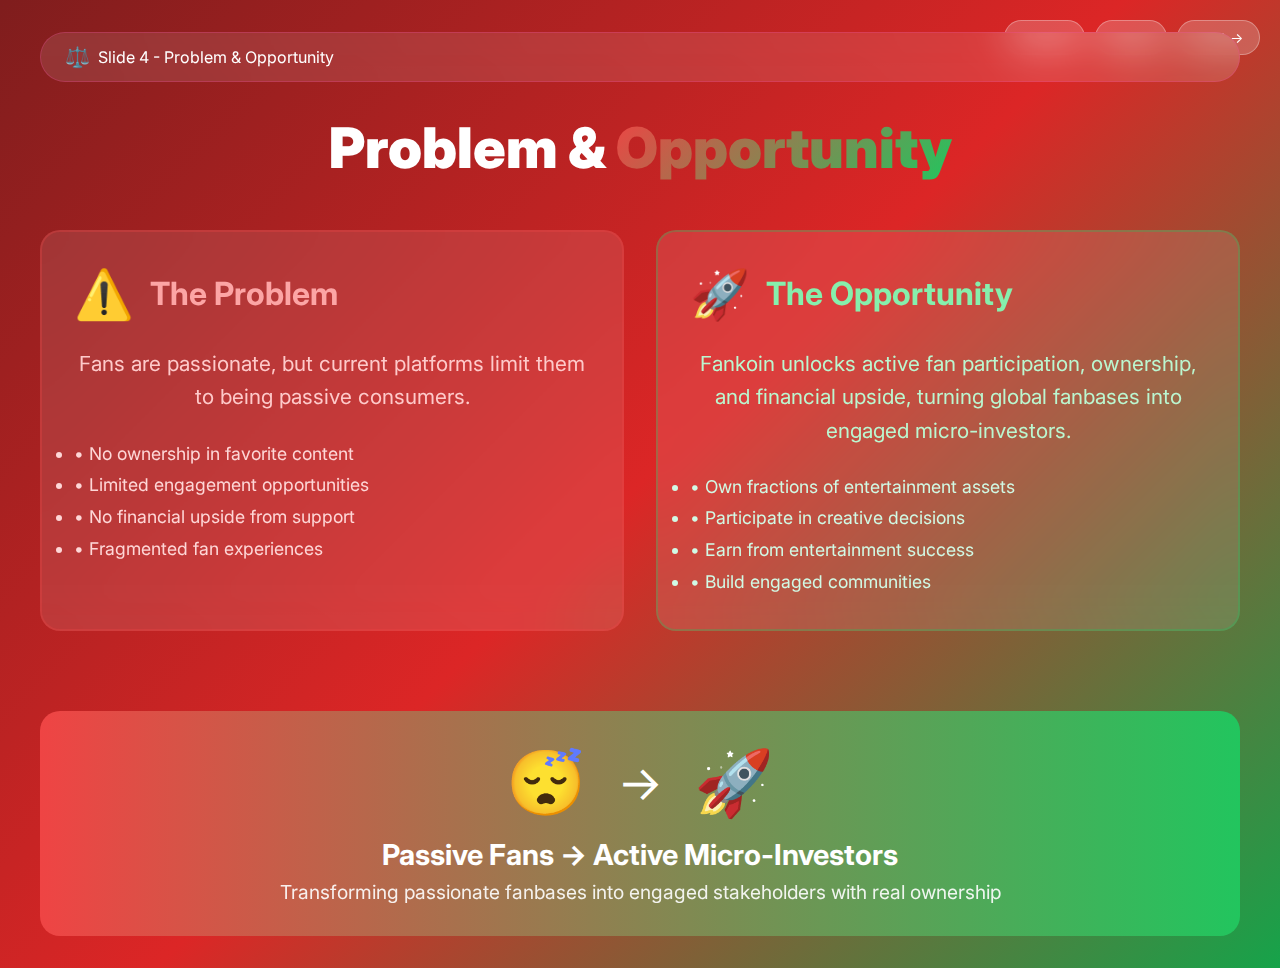
<file: slide4-problem.html>
<!DOCTYPE html>
<html lang="en">
<head>
    <meta charset="UTF-8">
    <meta name="viewport" content="width=device-width, initial-scale=1.0">
    <title>Slide 4 - Problem & Opportunity | Fankoin</title>
    <link rel="preconnect" href="https://fonts.googleapis.com">
    <link rel="preconnect" href="https://fonts.gstatic.com" crossorigin>
    <link href="https://fonts.googleapis.com/css2?family=Inter:wght@300;400;500;600;700;800;900&display=swap" rel="stylesheet">
    <link rel="stylesheet" href="styles.css">
    <style>
        .slide-container {
            min-height: 100vh;
            display: flex;
            flex-direction: column;
            justify-content: center;
            align-items: center;
            padding: 2rem;
            background: linear-gradient(135deg, #7f1d1d 0%, #dc2626 50%, #16a34a 100%);
        }
        .slide-content {
            max-width: 1200px;
            text-align: center;
            color: white;
        }
        .slide-nav {
            position: fixed;
            top: 20px;
            right: 20px;
            display: flex;
            gap: 10px;
        }
        .nav-btn {
            background: rgba(255, 255, 255, 0.2);
            border: 1px solid rgba(255, 255, 255, 0.3);
            color: white;
            padding: 8px 16px;
            border-radius: 20px;
            text-decoration: none;
            font-size: 14px;
            transition: all 0.3s ease;
        }
        .nav-btn:hover {
            background: rgba(255, 255, 255, 0.3);
            transform: translateY(-2px);
        }
        .problem-section, .opportunity-section {
            background: rgba(255, 255, 255, 0.1);
            backdrop-filter: blur(20px);
            border-radius: 20px;
            padding: 2rem;
            margin-bottom: 2rem;
        }
        .problem-section {
            border: 2px solid rgba(239, 68, 68, 0.3);
        }
        .opportunity-section {
            border: 2px solid rgba(34, 197, 94, 0.3);
        }
    </style>
</head>
<body>
    <div class="slide-nav">
        <a href="slide3-vision.html" class="nav-btn">← Prev</a>
        <a href="index.html" class="nav-btn">Home</a>
        <a href="slide5-nft.html" class="nav-btn">Next →</a>
    </div>

    <div class="slide-container">
        <div class="slide-content">
            <div class="hero-badge" style="margin-bottom: 2rem;">
                <div class="badge-icon">⚖️</div>
                <span>Slide 4 - Problem & Opportunity</span>
            </div>
            
            <h1 style="font-size: 3.5rem; font-weight: 900; margin-bottom: 3rem;">
                Problem &
                <span style="background: linear-gradient(135deg, #ef4444, #22c55e); -webkit-background-clip: text; -webkit-text-fill-color: transparent;">Opportunity</span>
            </h1>

            <div style="display: grid; grid-template-columns: 1fr 1fr; gap: 2rem; margin-bottom: 3rem;">
                <div class="problem-section">
                    <div style="display: flex; align-items: center; margin-bottom: 1.5rem;">
                        <div style="font-size: 3rem; margin-right: 1rem;">⚠️</div>
                        <h2 style="font-size: 2rem; font-weight: 700; color: #fca5a5;">The Problem</h2>
                    </div>
                    <p style="font-size: 1.3rem; line-height: 1.6; margin-bottom: 1.5rem; color: #fecaca;">
                        Fans are passionate, but current platforms limit them to being passive consumers.
                    </p>
                    <ul style="text-align: left; font-size: 1.1rem; line-height: 1.8; color: #fed7d7;">
                        <li>• No ownership in favorite content</li>
                        <li>• Limited engagement opportunities</li>
                        <li>• No financial upside from support</li>
                        <li>• Fragmented fan experiences</li>
                    </ul>
                </div>

                <div class="opportunity-section">
                    <div style="display: flex; align-items: center; margin-bottom: 1.5rem;">
                        <div style="font-size: 3rem; margin-right: 1rem;">🚀</div>
                        <h2 style="font-size: 2rem; font-weight: 700; color: #86efac;">The Opportunity</h2>
                    </div>
                    <p style="font-size: 1.3rem; line-height: 1.6; margin-bottom: 1.5rem; color: #bbf7d0;">
                        Fankoin unlocks active fan participation, ownership, and financial upside, turning global fanbases into engaged micro-investors.
                    </p>
                    <ul style="text-align: left; font-size: 1.1rem; line-height: 1.8; color: #d1fae5;">
                        <li>• Own fractions of entertainment assets</li>
                        <li>• Participate in creative decisions</li>
                        <li>• Earn from entertainment success</li>
                        <li>• Build engaged communities</li>
                    </ul>
                </div>
            </div>

            <div style="background: linear-gradient(90deg, #ef4444, #22c55e); border-radius: 20px; padding: 2rem;">
                <div style="display: flex; align-items: center; justify-content: center; gap: 2rem; margin-bottom: 1rem;">
                    <div style="font-size: 4rem;">😴</div>
                    <div style="font-size: 3rem;">→</div>
                    <div style="font-size: 4rem;">🚀</div>
                </div>
                <p style="font-size: 1.8rem; font-weight: 700; margin-bottom: 0.5rem;">
                    Passive Fans → Active Micro-Investors
                </p>
                <p style="font-size: 1.2rem; opacity: 0.9;">
                    Transforming passionate fanbases into engaged stakeholders with real ownership
                </p>
            </div>
        </div>
    </div>
</body>
</html>
</file>
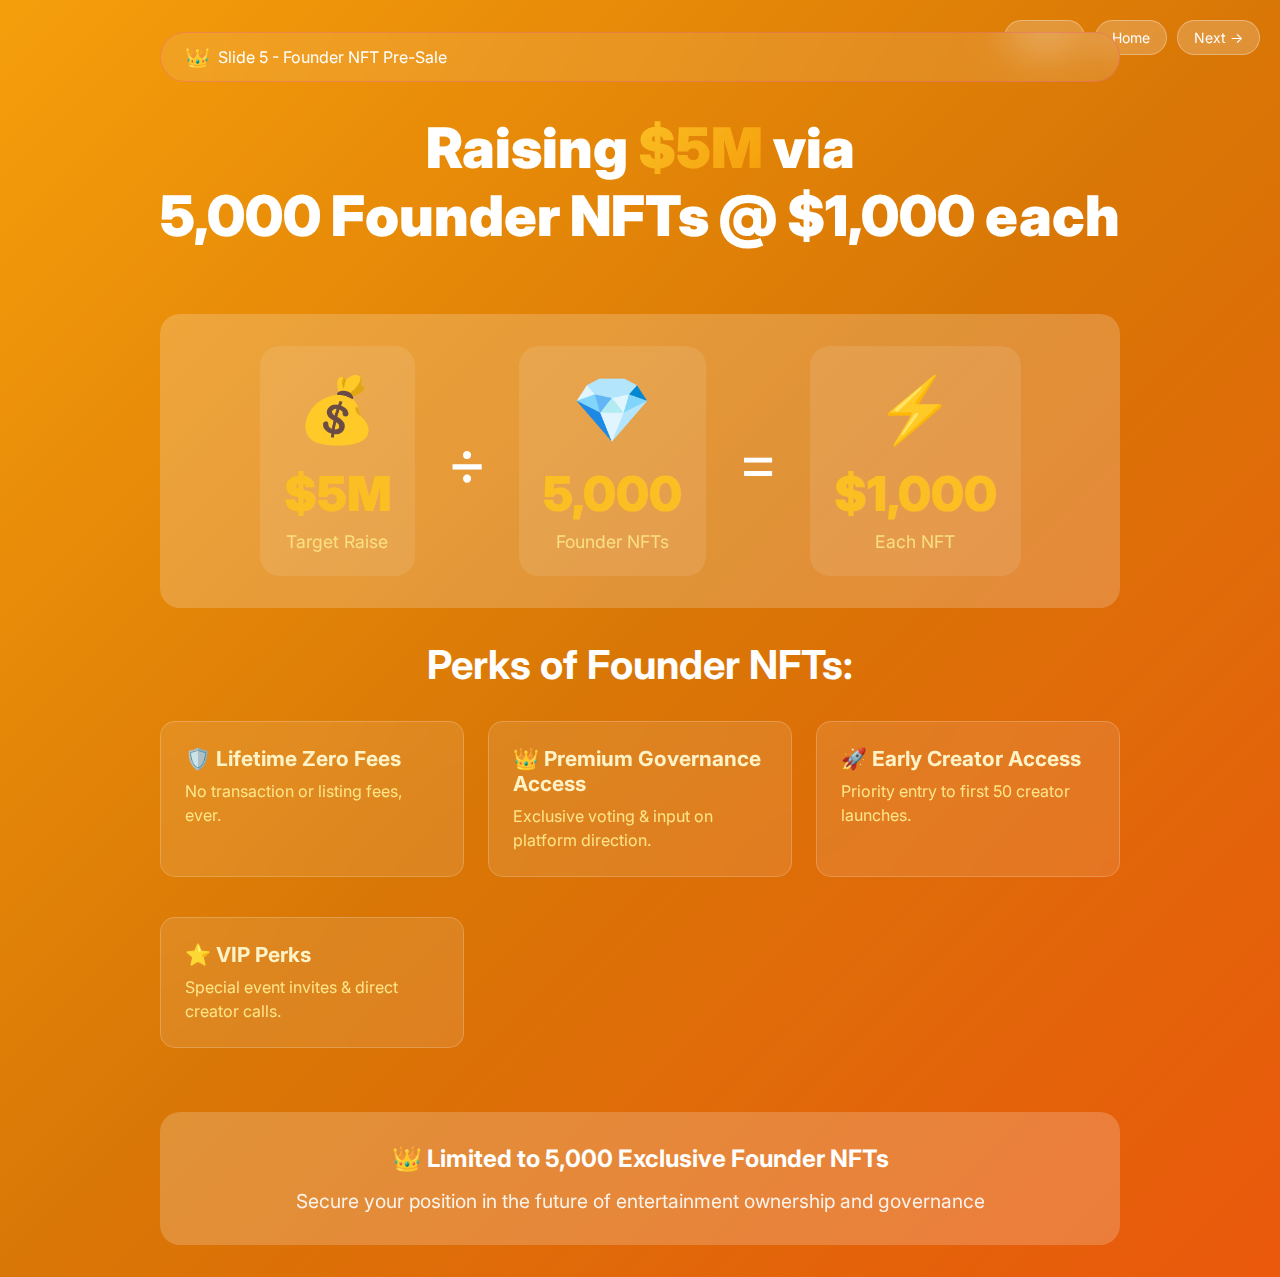
<file: slide5-nft.html>
<!DOCTYPE html>
<html lang="en">
<head>
    <meta charset="UTF-8">
    <meta name="viewport" content="width=device-width, initial-scale=1.0">
    <title>Slide 5 - Founder NFT Pre-Sale | Fankoin</title>
    <link rel="preconnect" href="https://fonts.googleapis.com">
    <link rel="preconnect" href="https://fonts.gstatic.com" crossorigin>
    <link href="https://fonts.googleapis.com/css2?family=Inter:wght@300;400;500;600;700;800;900&display=swap" rel="stylesheet">
    <link rel="stylesheet" href="styles.css">
    <style>
        .slide-container {
            min-height: 100vh;
            display: flex;
            flex-direction: column;
            justify-content: center;
            align-items: center;
            padding: 2rem;
            background: linear-gradient(135deg, #f59e0b 0%, #d97706 50%, #ea580c 100%);
        }
        .slide-content {
            max-width: 1200px;
            text-align: center;
            color: white;
        }
        .slide-nav {
            position: fixed;
            top: 20px;
            right: 20px;
            display: flex;
            gap: 10px;
        }
        .nav-btn {
            background: rgba(255, 255, 255, 0.2);
            border: 1px solid rgba(255, 255, 255, 0.3);
            color: white;
            padding: 8px 16px;
            border-radius: 20px;
            text-decoration: none;
            font-size: 14px;
            transition: all 0.3s ease;
        }
        .nav-btn:hover {
            background: rgba(255, 255, 255, 0.3);
            transform: translateY(-2px);
        }
        .calculation-box {
            background: rgba(255, 255, 255, 0.2);
            border-radius: 20px;
            padding: 2rem;
            margin: 2rem 0;
            display: flex;
            align-items: center;
            justify-content: center;
            gap: 2rem;
            flex-wrap: wrap;
        }
        .calc-item {
            text-align: center;
        }
        .calc-number {
            font-size: 3rem;
            font-weight: 900;
            margin-bottom: 0.5rem;
        }
        .calc-label {
            font-size: 1.1rem;
            opacity: 0.9;
        }
        .perk-card {
            background: rgba(255, 255, 255, 0.1);
            backdrop-filter: blur(20px);
            border: 1px solid rgba(255, 255, 255, 0.2);
            border-radius: 15px;
            padding: 1.5rem;
            margin-bottom: 1rem;
            text-align: left;
        }
        .perk-title {
            font-size: 1.3rem;
            font-weight: 700;
            margin-bottom: 0.5rem;
            color: #fef3c7;
        }
        .perk-desc {
            font-size: 1rem;
            line-height: 1.5;
            color: #fde68a;
        }
    </style>
</head>
<body>
    <div class="slide-nav">
        <a href="slide4-problem.html" class="nav-btn">← Prev</a>
        <a href="index.html" class="nav-btn">Home</a>
        <a href="slide6-tokenomics.html" class="nav-btn">Next →</a>
    </div>

    <div class="slide-container">
        <div class="slide-content">
            <div class="hero-badge" style="margin-bottom: 2rem;">
                <div class="badge-icon">👑</div>
                <span>Slide 5 - Founder NFT Pre-Sale</span>
            </div>
            
            <h1 style="font-size: 3.5rem; font-weight: 900; margin-bottom: 2rem;">
                Raising <span style="background: linear-gradient(135deg, #fbbf24, #f59e0b); -webkit-background-clip: text; -webkit-text-fill-color: transparent;">$5M</span> via
                <br>5,000 Founder NFTs @ $1,000 each
            </h1>

            <div class="calculation-box">
                <div class="calc-item">
                    <div style="font-size: 4rem; margin-bottom: 1rem;">💰</div>
                    <div class="calc-number">$5M</div>
                    <div class="calc-label">Target Raise</div>
                </div>
                <div style="font-size: 4rem; color: white;">÷</div>
                <div class="calc-item">
                    <div style="font-size: 4rem; margin-bottom: 1rem;">💎</div>
                    <div class="calc-number">5,000</div>
                    <div class="calc-label">Founder NFTs</div>
                </div>
                <div style="font-size: 4rem; color: white;">=</div>
                <div class="calc-item">
                    <div style="font-size: 4rem; margin-bottom: 1rem;">⚡</div>
                    <div class="calc-number">$1,000</div>
                    <div class="calc-label">Each NFT</div>
                </div>
            </div>

            <h2 style="font-size: 2.5rem; font-weight: 700; margin-bottom: 2rem;">
                Perks of Founder NFTs:
            </h2>

            <div style="display: grid; grid-template-columns: repeat(auto-fit, minmax(300px, 1fr)); gap: 1.5rem; margin-bottom: 3rem;">
                <div class="perk-card">
                    <div class="perk-title">🛡️ Lifetime Zero Fees</div>
                    <div class="perk-desc">No transaction or listing fees, ever.</div>
                </div>

                <div class="perk-card">
                    <div class="perk-title">👑 Premium Governance Access</div>
                    <div class="perk-desc">Exclusive voting & input on platform direction.</div>
                </div>

                <div class="perk-card">
                    <div class="perk-title">🚀 Early Creator Access</div>
                    <div class="perk-desc">Priority entry to first 50 creator launches.</div>
                </div>

                <div class="perk-card">
                    <div class="perk-title">⭐ VIP Perks</div>
                    <div class="perk-desc">Special event invites & direct creator calls.</div>
                </div>
            </div>

            <div style="background: rgba(255, 255, 255, 0.2); border-radius: 20px; padding: 2rem;">
                <p style="font-size: 1.5rem; font-weight: 700; margin-bottom: 1rem;">
                    👑 Limited to 5,000 Exclusive Founder NFTs
                </p>
                <p style="font-size: 1.2rem; opacity: 0.9;">
                    Secure your position in the future of entertainment ownership and governance
                </p>
            </div>
        </div>
    </div>
</body>
</html>
</file>
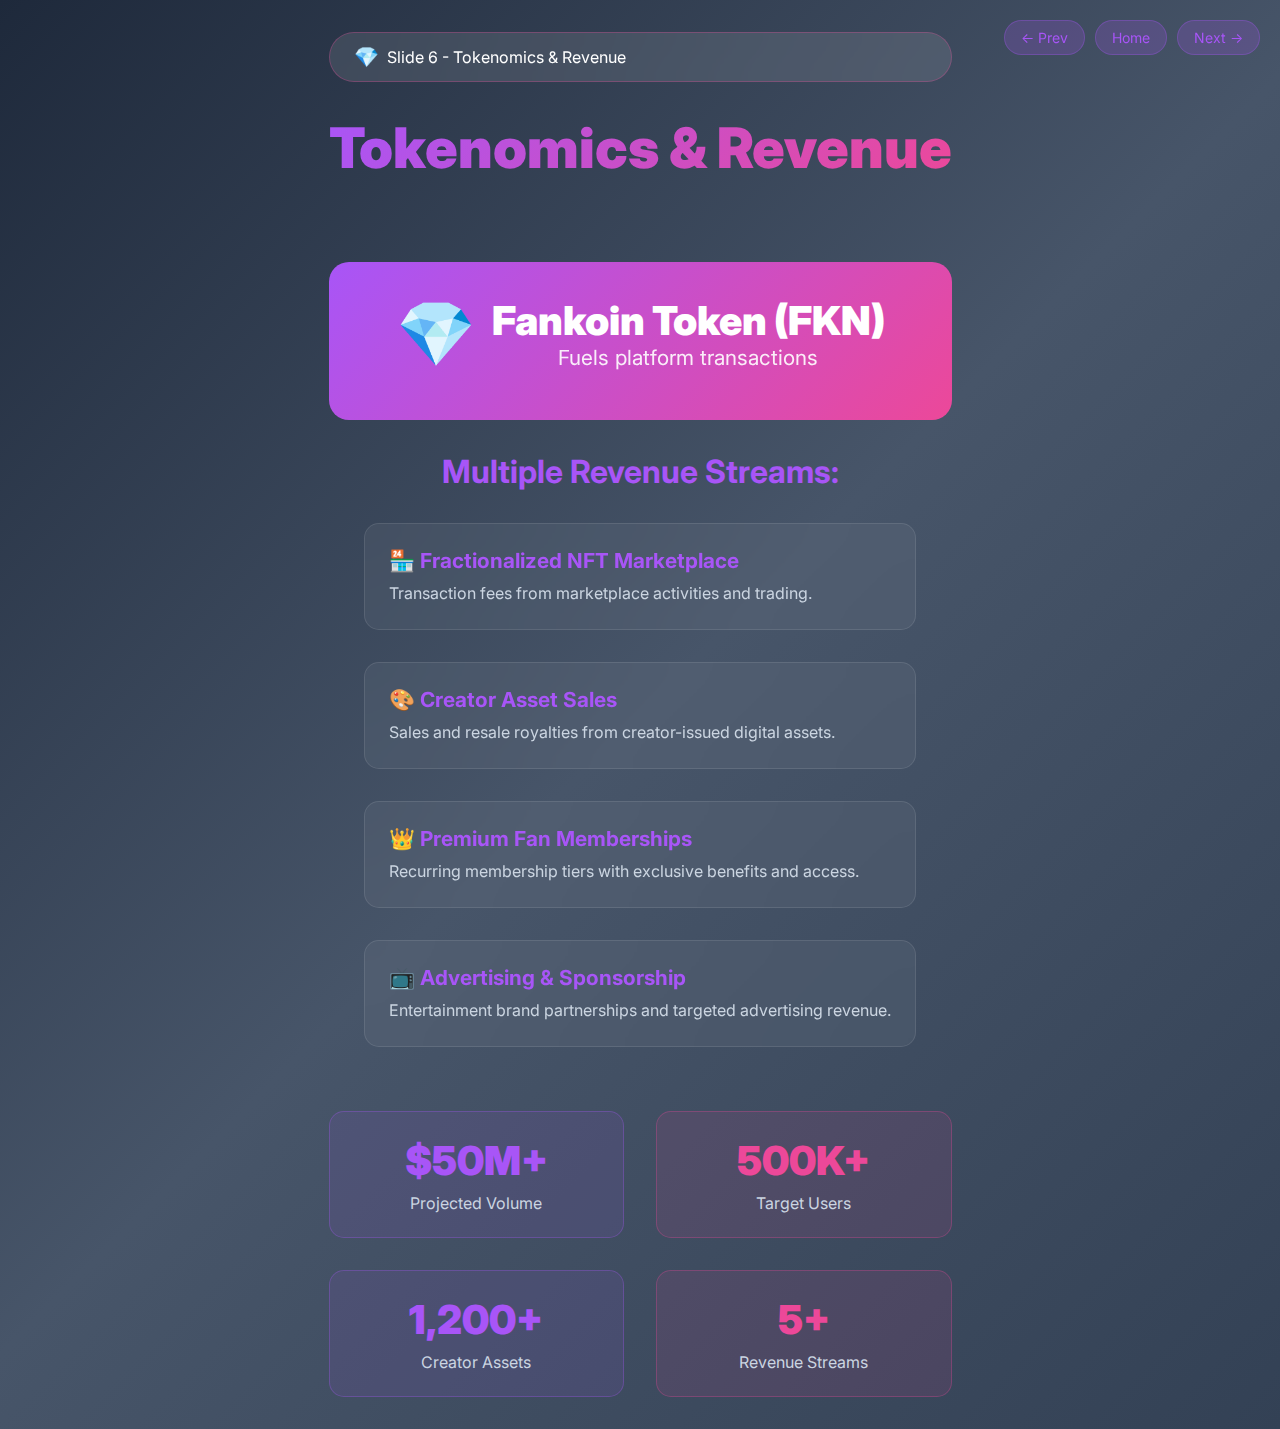
<file: slide6-tokenomics.html>
<!DOCTYPE html>
<html lang="en">
<head>
    <meta charset="UTF-8">
    <meta name="viewport" content="width=device-width, initial-scale=1.0">
    <title>Slide 6 - Tokenomics & Revenue | Fankoin</title>
    <link rel="preconnect" href="https://fonts.googleapis.com">
    <link rel="preconnect" href="https://fonts.gstatic.com" crossorigin>
    <link href="https://fonts.googleapis.com/css2?family=Inter:wght@300;400;500;600;700;800;900&display=swap" rel="stylesheet">
    <link rel="stylesheet" href="styles.css">
    <style>
        .slide-container {
            min-height: 100vh;
            display: flex;
            flex-direction: column;
            justify-content: center;
            align-items: center;
            padding: 2rem;
            background: linear-gradient(135deg, #1e293b 0%, #475569 50%, #334155 100%);
        }
        .slide-content {
            max-width: 1200px;
            text-align: center;
            color: white;
        }
        .slide-nav {
            position: fixed;
            top: 20px;
            right: 20px;
            display: flex;
            gap: 10px;
        }
        .nav-btn {
            background: rgba(168, 85, 247, 0.2);
            border: 1px solid rgba(168, 85, 247, 0.3);
            color: #a855f7;
            padding: 8px 16px;
            border-radius: 20px;
            text-decoration: none;
            font-size: 14px;
            transition: all 0.3s ease;
        }
        .nav-btn:hover {
            background: rgba(168, 85, 247, 0.3);
            transform: translateY(-2px);
        }
        .revenue-card {
            background: rgba(255, 255, 255, 0.05);
            backdrop-filter: blur(20px);
            border: 1px solid rgba(255, 255, 255, 0.1);
            border-radius: 15px;
            padding: 1.5rem;
            margin-bottom: 1rem;
            text-align: left;
        }
        .revenue-title {
            font-size: 1.3rem;
            font-weight: 700;
            margin-bottom: 0.5rem;
            color: #a855f7;
        }
        .revenue-desc {
            font-size: 1rem;
            line-height: 1.5;
            color: #cbd5e1;
        }
        .token-highlight {
            background: linear-gradient(135deg, #a855f7, #ec4899);
            border-radius: 20px;
            padding: 2rem;
            margin: 2rem 0;
        }
    </style>
</head>
<body>
    <div class="slide-nav">
        <a href="slide5-nft.html" class="nav-btn">← Prev</a>
        <a href="index.html" class="nav-btn">Home</a>
        <a href="slide7-timeline.html" class="nav-btn">Next →</a>
    </div>

    <div class="slide-container">
        <div class="slide-content">
            <div class="hero-badge" style="margin-bottom: 2rem;">
                <div class="badge-icon">💎</div>
                <span>Slide 6 - Tokenomics & Revenue</span>
            </div>
            
            <h1 style="font-size: 3.5rem; font-weight: 900; margin-bottom: 3rem;">
                <span style="background: linear-gradient(135deg, #a855f7, #ec4899); -webkit-background-clip: text; -webkit-text-fill-color: transparent;">Tokenomics & Revenue</span>
            </h1>

            <div class="token-highlight">
                <div style="display: flex; align-items: center; justify-content: center; margin-bottom: 1rem;">
                    <div style="font-size: 4rem; margin-right: 1rem;">💎</div>
                    <div>
                        <div style="font-size: 2.5rem; font-weight: 900;">Fankoin Token (FKN)</div>
                        <div style="font-size: 1.3rem; opacity: 0.9;">Fuels platform transactions</div>
                    </div>
                </div>
            </div>

            <h2 style="font-size: 2rem; font-weight: 700; margin-bottom: 2rem; color: #a855f7;">
                Multiple Revenue Streams:
            </h2>

            <div style="display: grid; grid-template-columns: 1fr; gap: 1rem; max-width: 800px; margin: 0 auto 3rem;">
                <div class="revenue-card">
                    <div class="revenue-title">🏪 Fractionalized NFT Marketplace</div>
                    <div class="revenue-desc">Transaction fees from marketplace activities and trading.</div>
                </div>

                <div class="revenue-card">
                    <div class="revenue-title">🎨 Creator Asset Sales</div>
                    <div class="revenue-desc">Sales and resale royalties from creator-issued digital assets.</div>
                </div>

                <div class="revenue-card">
                    <div class="revenue-title">👑 Premium Fan Memberships</div>
                    <div class="revenue-desc">Recurring membership tiers with exclusive benefits and access.</div>
                </div>

                <div class="revenue-card">
                    <div class="revenue-title">📺 Advertising & Sponsorship</div>
                    <div class="revenue-desc">Entertainment brand partnerships and targeted advertising revenue.</div>
                </div>
            </div>

            <div style="display: grid; grid-template-columns: repeat(auto-fit, minmax(200px, 1fr)); gap: 2rem;">
                <div style="background: rgba(168, 85, 247, 0.1); border: 1px solid rgba(168, 85, 247, 0.3); border-radius: 15px; padding: 1.5rem;">
                    <div style="font-size: 2.5rem; font-weight: 900; color: #a855f7; margin-bottom: 0.5rem;">$50M+</div>
                    <div style="color: #cbd5e1;">Projected Volume</div>
                </div>
                <div style="background: rgba(236, 72, 153, 0.1); border: 1px solid rgba(236, 72, 153, 0.3); border-radius: 15px; padding: 1.5rem;">
                    <div style="font-size: 2.5rem; font-weight: 900; color: #ec4899; margin-bottom: 0.5rem;">500K+</div>
                    <div style="color: #cbd5e1;">Target Users</div>
                </div>
                <div style="background: rgba(168, 85, 247, 0.1); border: 1px solid rgba(168, 85, 247, 0.3); border-radius: 15px; padding: 1.5rem;">
                    <div style="font-size: 2.5rem; font-weight: 900; color: #a855f7; margin-bottom: 0.5rem;">1,200+</div>
                    <div style="color: #cbd5e1;">Creator Assets</div>
                </div>
                <div style="background: rgba(236, 72, 153, 0.1); border: 1px solid rgba(236, 72, 153, 0.3); border-radius: 15px; padding: 1.5rem;">
                    <div style="font-size: 2.5rem; font-weight: 900; color: #ec4899; margin-bottom: 0.5rem;">5+</div>
                    <div style="color: #cbd5e1;">Revenue Streams</div>
                </div>
            </div>
        </div>
    </div>
</body>
</html>
</file>
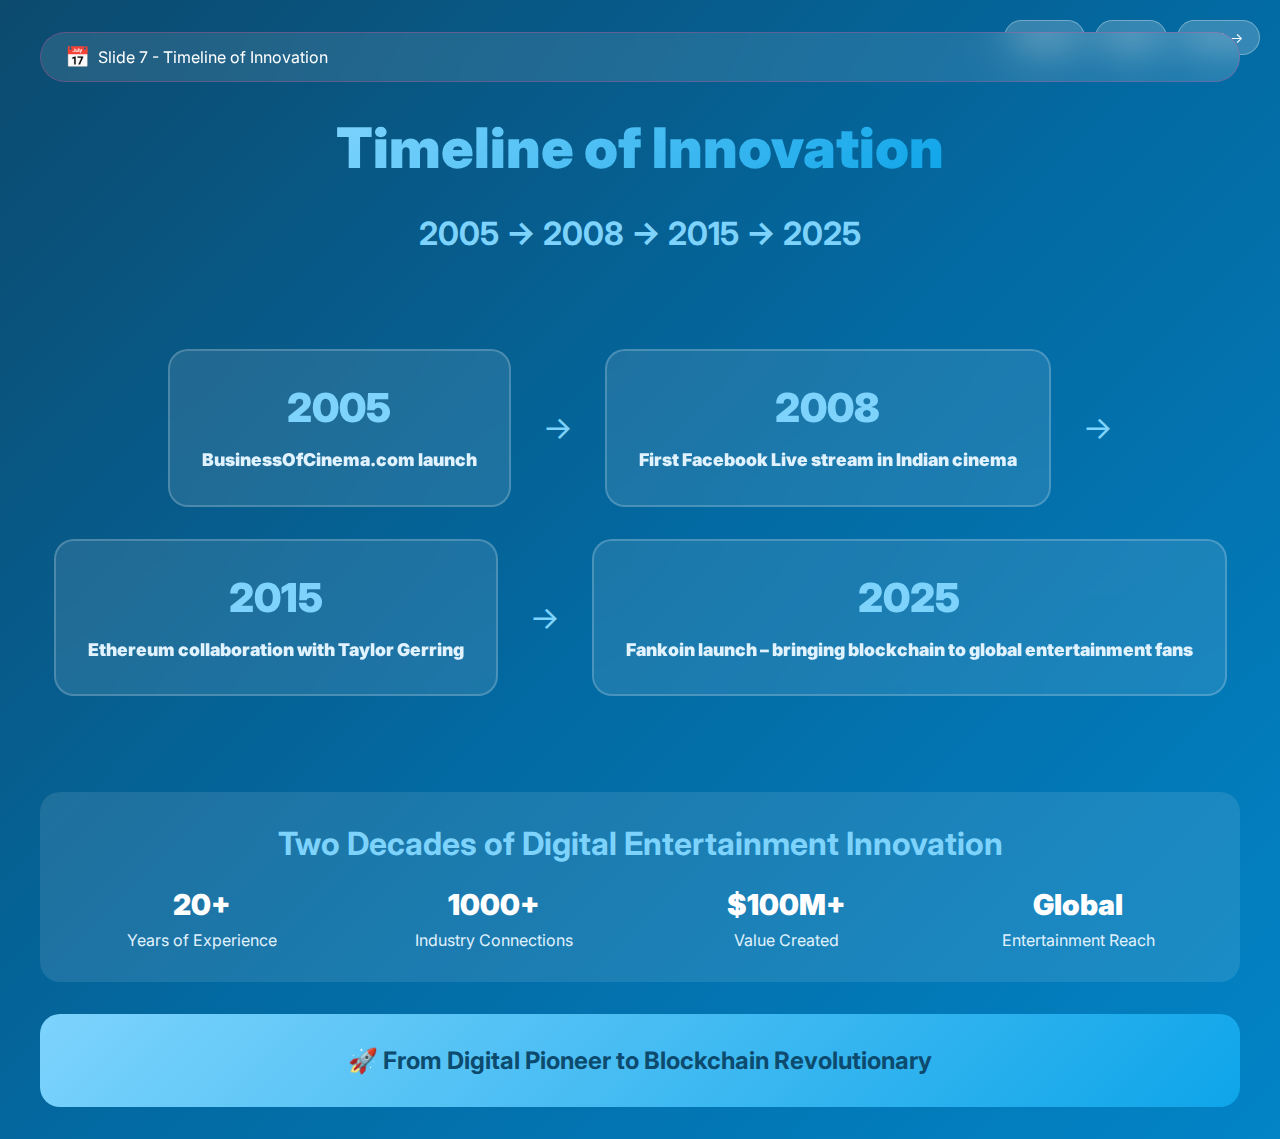
<file: slide7-timeline.html>
<!DOCTYPE html>
<html lang="en">
<head>
    <meta charset="UTF-8">
    <meta name="viewport" content="width=device-width, initial-scale=1.0">
    <title>Slide 7 - Timeline of Innovation | Fankoin</title>
    <link rel="preconnect" href="https://fonts.googleapis.com">
    <link rel="preconnect" href="https://fonts.gstatic.com" crossorigin>
    <link href="https://fonts.googleapis.com/css2?family=Inter:wght@300;400;500;600;700;800;900&display=swap" rel="stylesheet">
    <link rel="stylesheet" href="styles.css">
    <style>
        .slide-container {
            min-height: 100vh;
            display: flex;
            flex-direction: column;
            justify-content: center;
            align-items: center;
            padding: 2rem;
            background: linear-gradient(135deg, #0c4a6e 0%, #0369a1 50%, #0284c7 100%);
        }
        .slide-content {
            max-width: 1200px;
            text-align: center;
            color: white;
        }
        .slide-nav {
            position: fixed;
            top: 20px;
            right: 20px;
            display: flex;
            gap: 10px;
        }
        .nav-btn {
            background: rgba(255, 255, 255, 0.2);
            border: 1px solid rgba(255, 255, 255, 0.3);
            color: white;
            padding: 8px 16px;
            border-radius: 20px;
            text-decoration: none;
            font-size: 14px;
            transition: all 0.3s ease;
        }
        .nav-btn:hover {
            background: rgba(255, 255, 255, 0.3);
            transform: translateY(-2px);
        }
        .timeline-flow {
            display: flex;
            align-items: center;
            justify-content: center;
            gap: 2rem;
            margin: 3rem 0;
            flex-wrap: wrap;
        }
        .timeline-year {
            background: rgba(255, 255, 255, 0.1);
            backdrop-filter: blur(20px);
            border: 2px solid rgba(255, 255, 255, 0.2);
            border-radius: 20px;
            padding: 2rem;
            text-align: center;
            min-width: 200px;
        }
        .year-number {
            font-size: 2.5rem;
            font-weight: 900;
            margin-bottom: 1rem;
            color: #7dd3fc;
        }
        .year-event {
            font-size: 1.1rem;
            line-height: 1.4;
            color: #e0f2fe;
        }
        .arrow {
            font-size: 2rem;
            color: #7dd3fc;
        }
    </style>
</head>
<body>
    <div class="slide-nav">
        <a href="slide6-tokenomics.html" class="nav-btn">← Prev</a>
        <a href="index.html" class="nav-btn">Home</a>
        <a href="slide8-ask.html" class="nav-btn">Next →</a>
    </div>

    <div class="slide-container">
        <div class="slide-content">
            <div class="hero-badge" style="margin-bottom: 2rem;">
                <div class="badge-icon">📅</div>
                <span>Slide 7 - Timeline of Innovation</span>
            </div>
            
            <h1 style="font-size: 3.5rem; font-weight: 900; margin-bottom: 2rem;">
                <span style="background: linear-gradient(135deg, #7dd3fc, #0ea5e9); -webkit-background-clip: text; -webkit-text-fill-color: transparent;">Timeline of Innovation</span>
            </h1>

            <div style="font-size: 2rem; font-weight: 700; margin-bottom: 3rem; color: #7dd3fc;">
                2005 → 2008 → 2015 → 2025
            </div>

            <div class="timeline-flow">
                <div class="timeline-year">
                    <div class="year-number">2005</div>
                    <div class="year-event">BusinessOfCinema.com launch</div>
                </div>

                <div class="arrow">→</div>

                <div class="timeline-year">
                    <div class="year-number">2008</div>
                    <div class="year-event">First Facebook Live stream in Indian cinema</div>
                </div>

                <div class="arrow">→</div>

                <div class="timeline-year">
                    <div class="year-number">2015</div>
                    <div class="year-event">Ethereum collaboration with Taylor Gerring</div>
                </div>

                <div class="arrow">→</div>

                <div class="timeline-year">
                    <div class="year-number">2025</div>
                    <div class="year-event">Fankoin launch – bringing blockchain to global entertainment fans</div>
                </div>
            </div>

            <div style="background: rgba(255, 255, 255, 0.1); border-radius: 20px; padding: 2rem; margin-top: 3rem;">
                <h2 style="font-size: 2rem; font-weight: 700; margin-bottom: 1.5rem; color: #7dd3fc;">
                    Two Decades of Digital Entertainment Innovation
                </h2>
                <div style="display: grid; grid-template-columns: repeat(auto-fit, minmax(250px, 1fr)); gap: 2rem;">
                    <div>
                        <div style="font-size: 1.8rem; font-weight: 900; margin-bottom: 0.5rem;">20+</div>
                        <div style="color: #e0f2fe;">Years of Experience</div>
                    </div>
                    <div>
                        <div style="font-size: 1.8rem; font-weight: 900; margin-bottom: 0.5rem;">1000+</div>
                        <div style="color: #e0f2fe;">Industry Connections</div>
                    </div>
                    <div>
                        <div style="font-size: 1.8rem; font-weight: 900; margin-bottom: 0.5rem;">$100M+</div>
                        <div style="color: #e0f2fe;">Value Created</div>
                    </div>
                    <div>
                        <div style="font-size: 1.8rem; font-weight: 900; margin-bottom: 0.5rem;">Global</div>
                        <div style="color: #e0f2fe;">Entertainment Reach</div>
                    </div>
                </div>
            </div>

            <div style="background: linear-gradient(135deg, #7dd3fc, #0ea5e9); border-radius: 20px; padding: 2rem; margin-top: 2rem;">
                <p style="font-size: 1.5rem; font-weight: 700; color: #0c4a6e;">
                    🚀 From Digital Pioneer to Blockchain Revolutionary
                </p>
            </div>
        </div>
    </div>
</body>
</html>
</file>
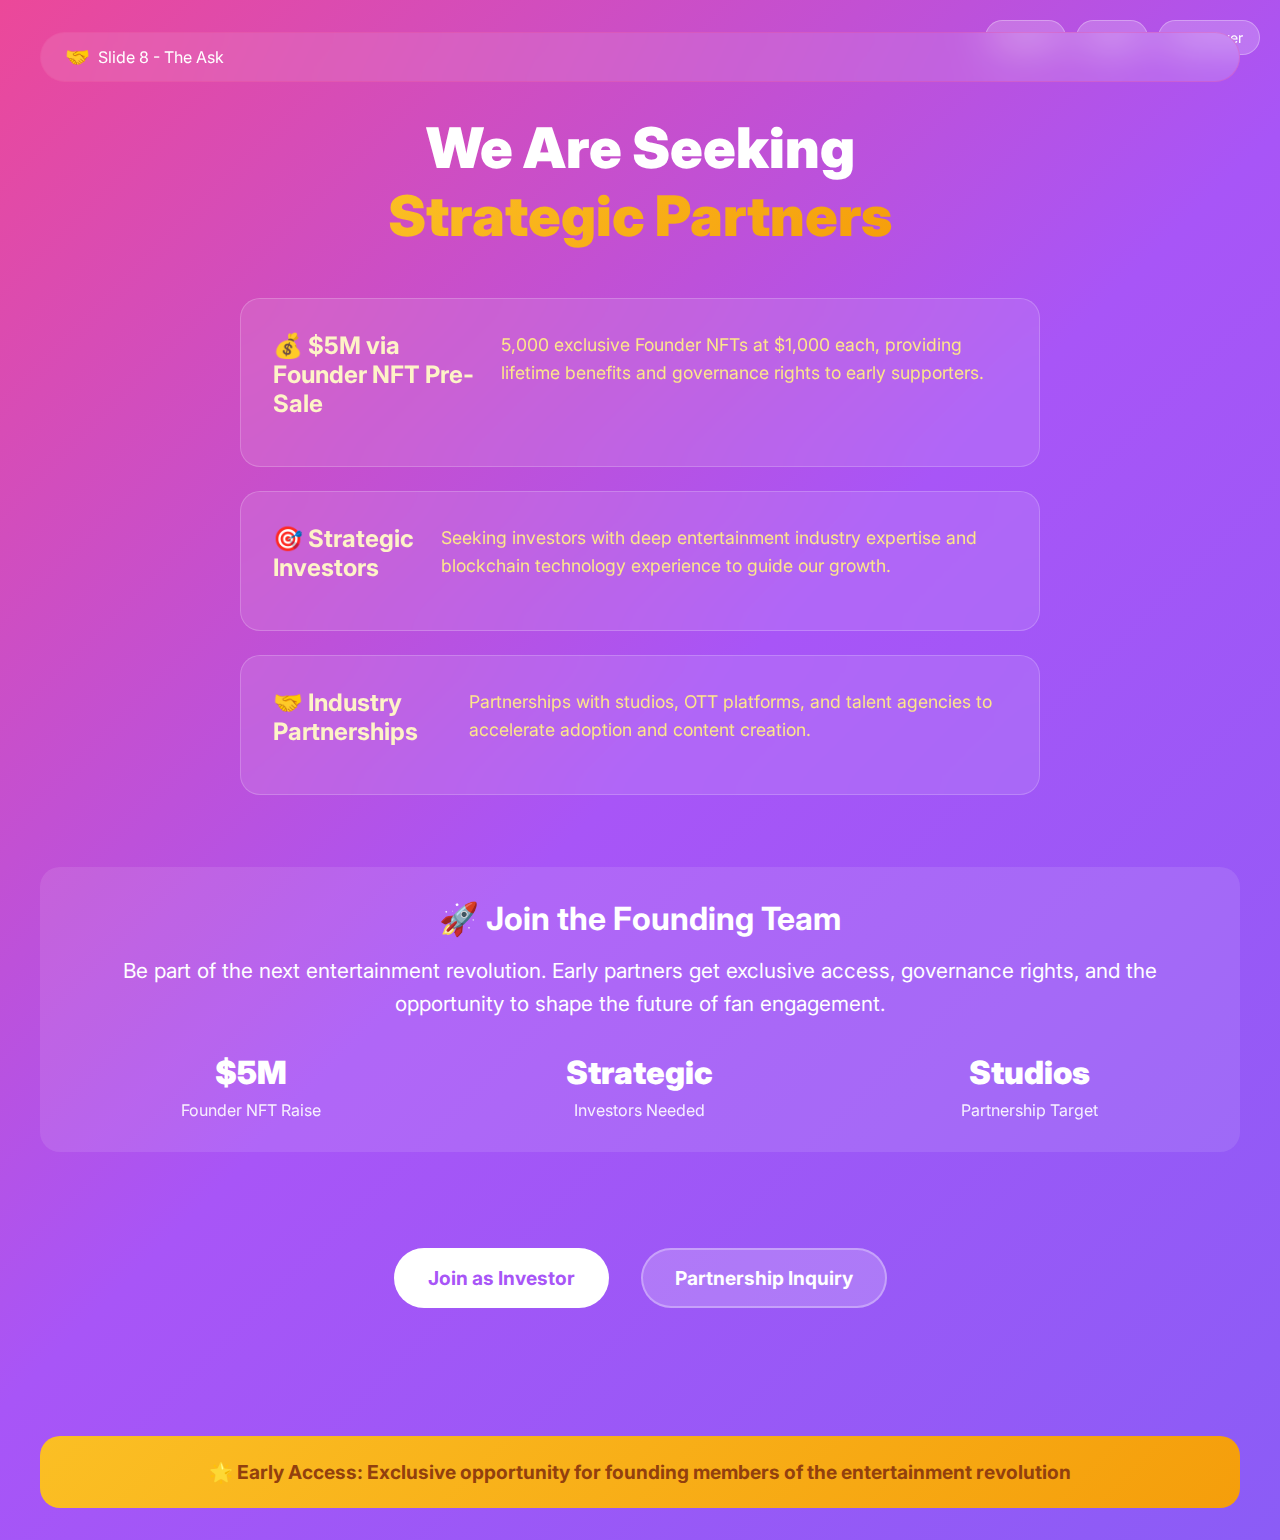
<file: slide8-ask.html>
<!DOCTYPE html>
<html lang="en">
<head>
    <meta charset="UTF-8">
    <meta name="viewport" content="width=device-width, initial-scale=1.0">
    <title>Slide 8 - The Ask | Fankoin</title>
    <link rel="preconnect" href="https://fonts.googleapis.com">
    <link rel="preconnect" href="https://fonts.gstatic.com" crossorigin>
    <link href="https://fonts.googleapis.com/css2?family=Inter:wght@300;400;500;600;700;800;900&display=swap" rel="stylesheet">
    <link rel="stylesheet" href="styles.css">
    <style>
        .slide-container {
            min-height: 100vh;
            display: flex;
            flex-direction: column;
            justify-content: center;
            align-items: center;
            padding: 2rem;
            background: linear-gradient(135deg, #ec4899 0%, #a855f7 50%, #8b5cf6 100%);
        }
        .slide-content {
            max-width: 1200px;
            text-align: center;
            color: white;
        }
        .slide-nav {
            position: fixed;
            top: 20px;
            right: 20px;
            display: flex;
            gap: 10px;
        }
        .nav-btn {
            background: rgba(255, 255, 255, 0.2);
            border: 1px solid rgba(255, 255, 255, 0.3);
            color: white;
            padding: 8px 16px;
            border-radius: 20px;
            text-decoration: none;
            font-size: 14px;
            transition: all 0.3s ease;
        }
        .nav-btn:hover {
            background: rgba(255, 255, 255, 0.3);
            transform: translateY(-2px);
        }
        .ask-item {
            background: rgba(255, 255, 255, 0.1);
            backdrop-filter: blur(20px);
            border: 1px solid rgba(255, 255, 255, 0.2);
            border-radius: 20px;
            padding: 2rem;
            margin-bottom: 1.5rem;
            text-align: left;
        }
        .ask-title {
            font-size: 1.5rem;
            font-weight: 700;
            margin-bottom: 1rem;
            color: #fef3c7;
        }
        .ask-desc {
            font-size: 1.1rem;
            line-height: 1.6;
            color: #fde68a;
        }
        .cta-buttons {
            display: flex;
            gap: 2rem;
            justify-content: center;
            margin-top: 3rem;
            flex-wrap: wrap;
        }
        .cta-btn {
            background: rgba(255, 255, 255, 0.2);
            border: 2px solid rgba(255, 255, 255, 0.3);
            color: white;
            padding: 1rem 2rem;
            border-radius: 50px;
            font-size: 1.2rem;
            font-weight: 700;
            text-decoration: none;
            transition: all 0.3s ease;
        }
        .cta-btn:hover {
            background: rgba(255, 255, 255, 0.3);
            transform: translateY(-3px);
        }
        .primary-btn {
            background: white;
            color: #a855f7;
        }
        .primary-btn:hover {
            background: #f3f4f6;
            color: #7c3aed;
        }
    </style>
</head>
<body>
    <div class="slide-nav">
        <a href="slide7-timeline.html" class="nav-btn">← Prev</a>
        <a href="index.html" class="nav-btn">Home</a>
        <a href="slide1-cover.html" class="nav-btn">Start Over</a>
    </div>

    <div class="slide-container">
        <div class="slide-content">
            <div class="hero-badge" style="margin-bottom: 2rem;">
                <div class="badge-icon">🤝</div>
                <span>Slide 8 - The Ask</span>
            </div>
            
            <h1 style="font-size: 3.5rem; font-weight: 900; margin-bottom: 3rem;">
                We Are Seeking
                <br><span style="background: linear-gradient(135deg, #fbbf24, #f59e0b); -webkit-background-clip: text; -webkit-text-fill-color: transparent;">Strategic Partners</span>
            </h1>

            <div style="max-width: 800px; margin: 0 auto;">
                <div class="ask-item">
                    <div class="ask-title">💰 $5M via Founder NFT Pre-Sale</div>
                    <div class="ask-desc">5,000 exclusive Founder NFTs at $1,000 each, providing lifetime benefits and governance rights to early supporters.</div>
                </div>

                <div class="ask-item">
                    <div class="ask-title">🎯 Strategic Investors</div>
                    <div class="ask-desc">Seeking investors with deep entertainment industry expertise and blockchain technology experience to guide our growth.</div>
                </div>

                <div class="ask-item">
                    <div class="ask-title">🤝 Industry Partnerships</div>
                    <div class="ask-desc">Partnerships with studios, OTT platforms, and talent agencies to accelerate adoption and content creation.</div>
                </div>
            </div>

            <div style="background: rgba(255, 255, 255, 0.1); border-radius: 20px; padding: 2rem; margin: 3rem 0;">
                <h2 style="font-size: 2rem; font-weight: 700; margin-bottom: 1rem;">
                    🚀 Join the Founding Team
                </h2>
                <p style="font-size: 1.3rem; line-height: 1.6; margin-bottom: 2rem;">
                    Be part of the next entertainment revolution. Early partners get exclusive access, 
                    governance rights, and the opportunity to shape the future of fan engagement.
                </p>
                
                <div style="display: grid; grid-template-columns: repeat(auto-fit, minmax(200px, 1fr)); gap: 2rem;">
                    <div>
                        <div style="font-size: 2rem; font-weight: 900; margin-bottom: 0.5rem;">$5M</div>
                        <div style="opacity: 0.9;">Founder NFT Raise</div>
                    </div>
                    <div>
                        <div style="font-size: 2rem; font-weight: 900; margin-bottom: 0.5rem;">Strategic</div>
                        <div style="opacity: 0.9;">Investors Needed</div>
                    </div>
                    <div>
                        <div style="font-size: 2rem; font-weight: 900; margin-bottom: 0.5rem;">Studios</div>
                        <div style="opacity: 0.9;">Partnership Target</div>
                    </div>
                </div>
            </div>

            <div class="cta-buttons">
                <a href="#" class="cta-btn primary-btn">Join as Investor</a>
                <a href="#" class="cta-btn">Partnership Inquiry</a>
            </div>

            <div style="margin-top: 3rem; background: linear-gradient(135deg, #fbbf24, #f59e0b); border-radius: 20px; padding: 1.5rem;">
                <p style="font-size: 1.2rem; font-weight: 700; color: #92400e;">
                    🌟 Early Access: Exclusive opportunity for founding members of the entertainment revolution
                </p>
            </div>
        </div>
    </div>
</body>
</html>
</file>
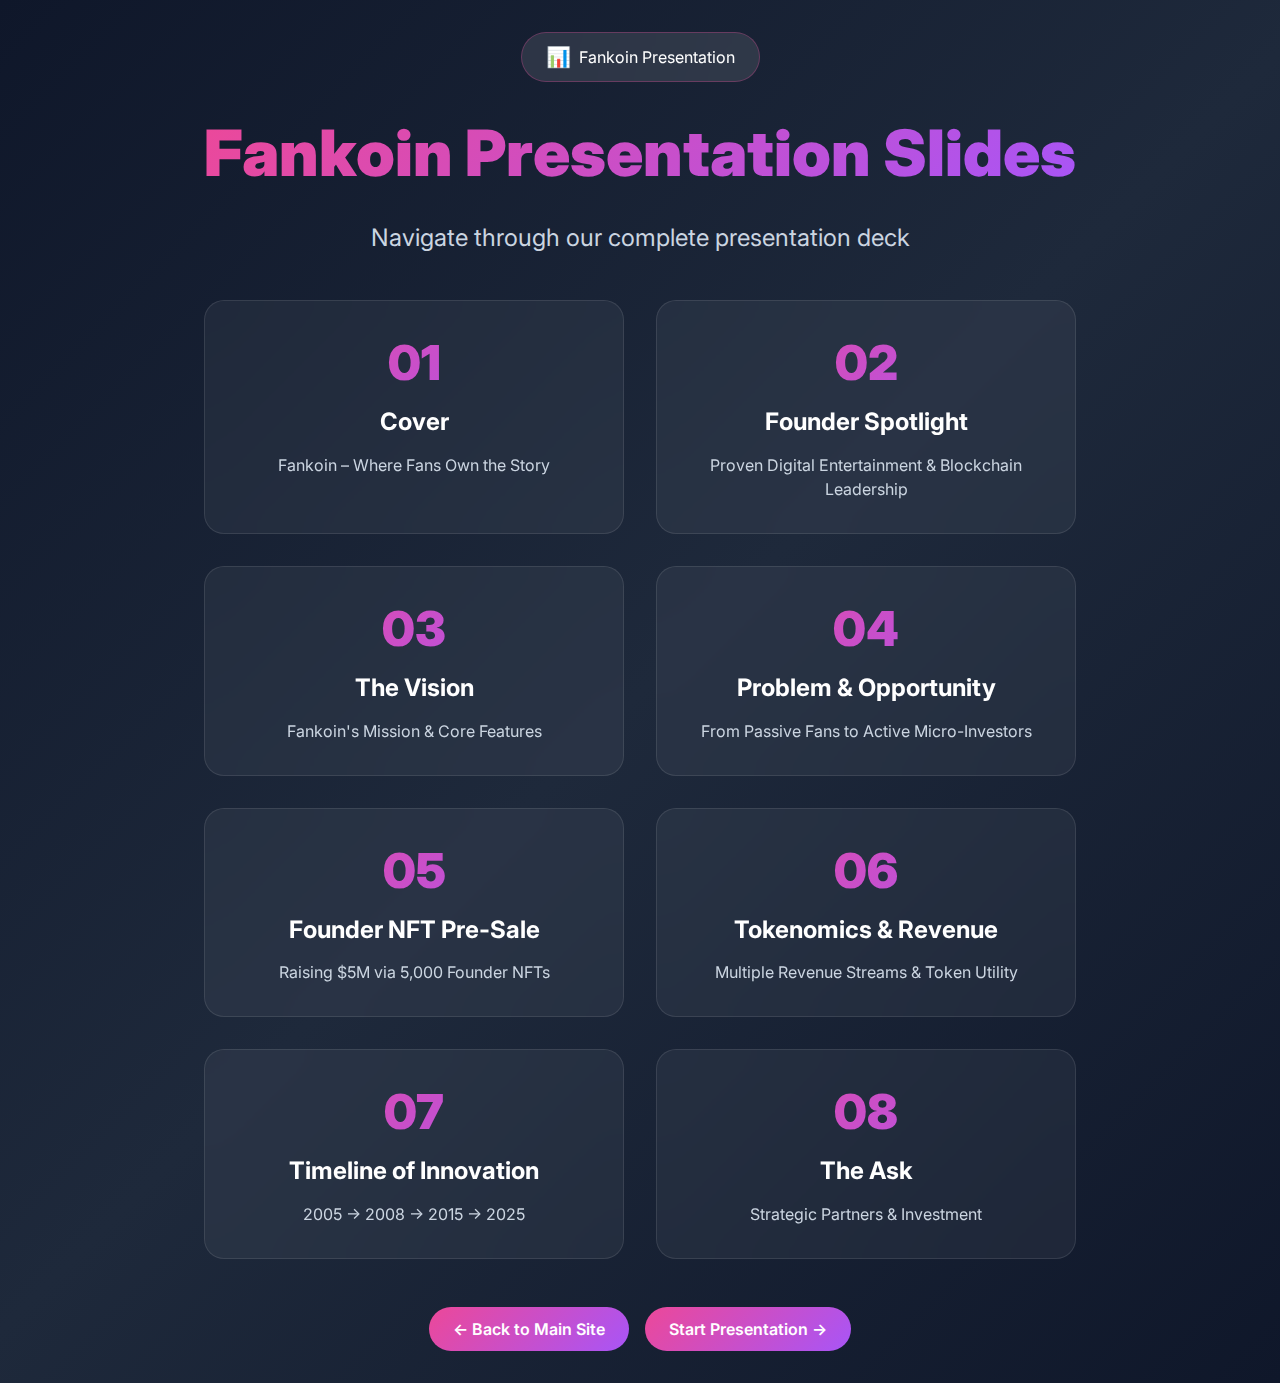
<file: slides-index.html>
<!DOCTYPE html>
<html lang="en">
<head>
    <meta charset="UTF-8">
    <meta name="viewport" content="width=device-width, initial-scale=1.0">
    <title>Fankoin Presentation Slides</title>
    <link rel="preconnect" href="https://fonts.googleapis.com">
    <link rel="preconnect" href="https://fonts.gstatic.com" crossorigin>
    <link href="https://fonts.googleapis.com/css2?family=Inter:wght@300;400;500;600;700;800;900&display=swap" rel="stylesheet">
    <link rel="stylesheet" href="styles.css">
    <style>
        .slides-container {
            min-height: 100vh;
            display: flex;
            flex-direction: column;
            justify-content: center;
            align-items: center;
            padding: 2rem;
            background: linear-gradient(135deg, #0f172a 0%, #1e293b 50%, #0f172a 100%);
        }
        .slides-content {
            max-width: 1200px;
            text-align: center;
            color: white;
        }
        .slides-grid {
            display: grid;
            grid-template-columns: repeat(auto-fit, minmax(300px, 1fr));
            gap: 2rem;
            margin-top: 3rem;
        }
        .slide-card {
            background: rgba(255, 255, 255, 0.05);
            backdrop-filter: blur(20px);
            border: 1px solid rgba(255, 255, 255, 0.1);
            border-radius: 20px;
            padding: 2rem;
            text-decoration: none;
            color: white;
            transition: all 0.3s ease;
        }
        .slide-card:hover {
            transform: translateY(-8px);
            box-shadow: 0 20px 40px rgba(0, 0, 0, 0.3);
            border-color: rgba(236, 72, 153, 0.3);
        }
        .slide-number {
            font-size: 3rem;
            font-weight: 900;
            margin-bottom: 1rem;
            background: linear-gradient(135deg, #ec4899, #a855f7);
            -webkit-background-clip: text;
            -webkit-text-fill-color: transparent;
        }
        .slide-title {
            font-size: 1.5rem;
            font-weight: 700;
            margin-bottom: 1rem;
        }
        .slide-desc {
            color: #cbd5e1;
            line-height: 1.5;
        }
        .nav-buttons {
            margin-top: 3rem;
            display: flex;
            gap: 1rem;
            justify-content: center;
        }
        .nav-btn {
            background: linear-gradient(135deg, #ec4899, #a855f7);
            color: white;
            border: none;
            padding: 12px 24px;
            border-radius: 25px;
            font-weight: 600;
            text-decoration: none;
            transition: all 0.3s ease;
        }
        .nav-btn:hover {
            transform: translateY(-2px);
            box-shadow: 0 10px 25px rgba(236, 72, 153, 0.4);
        }
    </style>
</head>
<body>
    <div class="slides-container">
        <div class="slides-content">
            <div class="hero-badge" style="margin-bottom: 2rem;">
                <div class="badge-icon">📊</div>
                <span>Fankoin Presentation</span>
            </div>
            
            <h1 style="font-size: 4rem; font-weight: 900; margin-bottom: 2rem; background: linear-gradient(135deg, #ec4899, #a855f7, #3b82f6); background-size: 200% 200%; -webkit-background-clip: text; -webkit-text-fill-color: transparent; background-clip: text;">
                Fankoin Presentation Slides
            </h1>
            
            <p style="font-size: 1.5rem; color: #cbd5e1; margin-bottom: 3rem;">
                Navigate through our complete presentation deck
            </p>

            <div class="slides-grid">
                <a href="slide1-cover.html" class="slide-card">
                    <div class="slide-number">01</div>
                    <div class="slide-title">Cover</div>
                    <div class="slide-desc">Fankoin – Where Fans Own the Story</div>
                </a>

                <a href="slide2-founder.html" class="slide-card">
                    <div class="slide-number">02</div>
                    <div class="slide-title">Founder Spotlight</div>
                    <div class="slide-desc">Proven Digital Entertainment & Blockchain Leadership</div>
                </a>

                <a href="slide3-vision.html" class="slide-card">
                    <div class="slide-number">03</div>
                    <div class="slide-title">The Vision</div>
                    <div class="slide-desc">Fankoin's Mission & Core Features</div>
                </a>

                <a href="slide4-problem.html" class="slide-card">
                    <div class="slide-number">04</div>
                    <div class="slide-title">Problem & Opportunity</div>
                    <div class="slide-desc">From Passive Fans to Active Micro-Investors</div>
                </a>

                <a href="slide5-nft.html" class="slide-card">
                    <div class="slide-number">05</div>
                    <div class="slide-title">Founder NFT Pre-Sale</div>
                    <div class="slide-desc">Raising $5M via 5,000 Founder NFTs</div>
                </a>

                <a href="slide6-tokenomics.html" class="slide-card">
                    <div class="slide-number">06</div>
                    <div class="slide-title">Tokenomics & Revenue</div>
                    <div class="slide-desc">Multiple Revenue Streams & Token Utility</div>
                </a>

                <a href="slide7-timeline.html" class="slide-card">
                    <div class="slide-number">07</div>
                    <div class="slide-title">Timeline of Innovation</div>
                    <div class="slide-desc">2005 → 2008 → 2015 → 2025</div>
                </a>

                <a href="slide8-ask.html" class="slide-card">
                    <div class="slide-number">08</div>
                    <div class="slide-title">The Ask</div>
                    <div class="slide-desc">Strategic Partners & Investment</div>
                </a>
            </div>

            <div class="nav-buttons">
                <a href="index.html" class="nav-btn">← Back to Main Site</a>
                <a href="slide1-cover.html" class="nav-btn">Start Presentation →</a>
            </div>
        </div>
    </div>
</body>
</html>
</file>
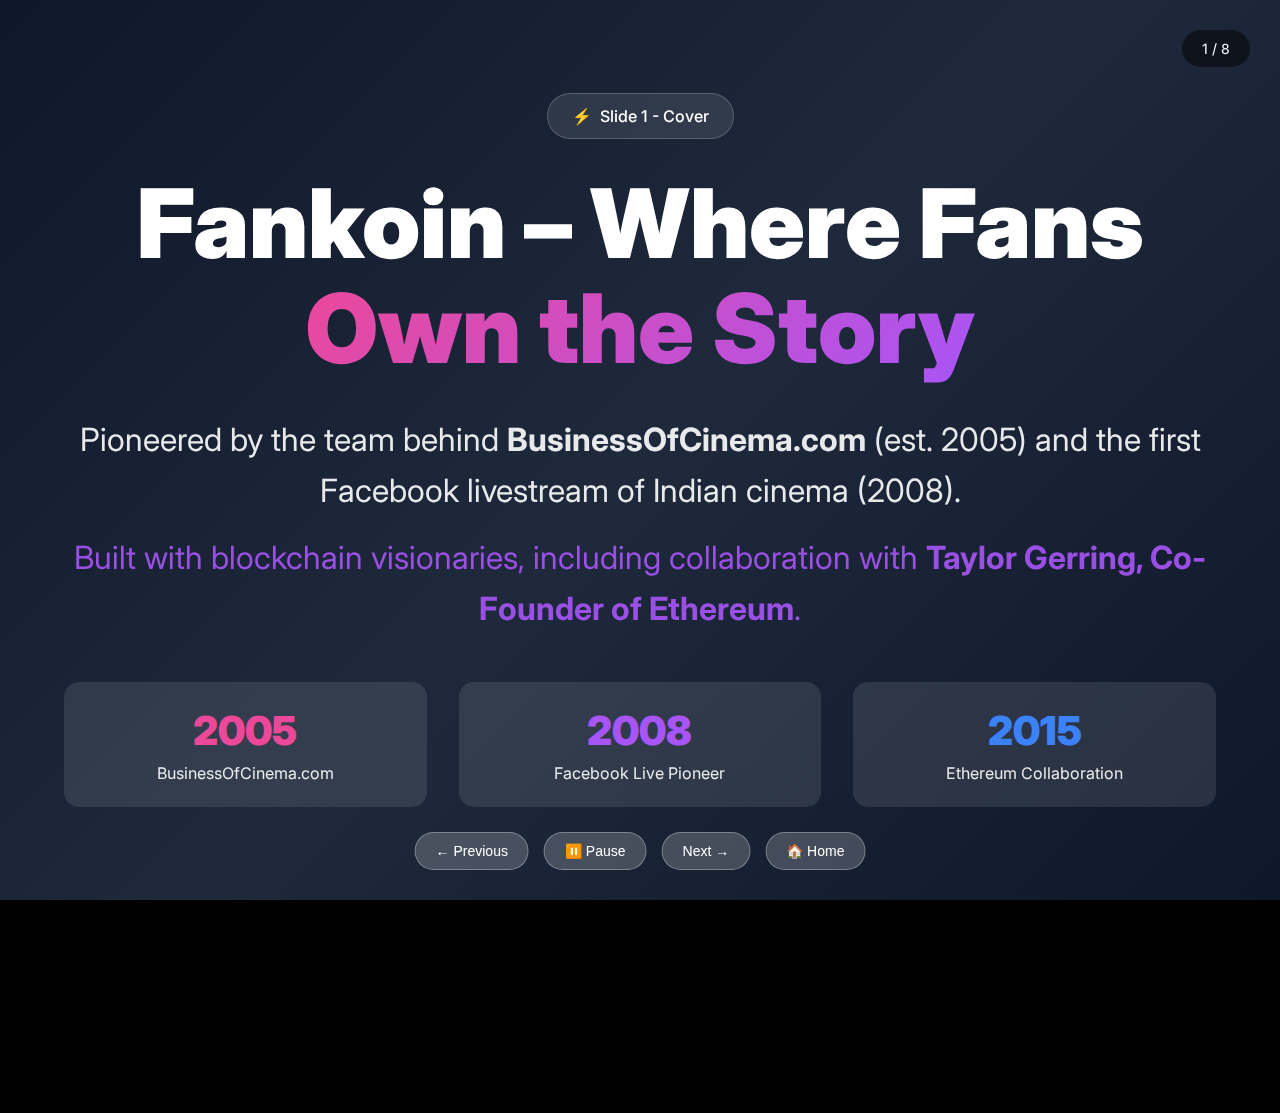
<file: slideshow.html>
<!DOCTYPE html>
<html lang="en">
<head>
    <meta charset="UTF-8">
    <meta name="viewport" content="width=device-width, initial-scale=1.0">
    <title>Fankoin Presentation Slideshow</title>
    <link rel="preconnect" href="https://fonts.googleapis.com">
    <link rel="preconnect" href="https://fonts.gstatic.com" crossorigin>
    <link href="https://fonts.googleapis.com/css2?family=Inter:wght@300;400;500;600;700;800;900&display=swap" rel="stylesheet">
    <style>
        * {
            margin: 0;
            padding: 0;
            box-sizing: border-box;
        }

        body {
            font-family: 'Inter', sans-serif;
            overflow: hidden;
            background: #000;
        }

        .slideshow-container {
            position: relative;
            width: 100vw;
            height: 100vh;
        }

        .slide {
            display: none;
            width: 100%;
            height: 100%;
            padding: 4rem;
            display: flex;
            flex-direction: column;
            justify-content: center;
            align-items: center;
            text-align: center;
            color: white;
            position: absolute;
            top: 0;
            left: 0;
            opacity: 0;
            transition: opacity 1s ease-in-out;
        }

        .slide.active {
            display: flex;
            opacity: 1;
        }

        .slide-content {
            max-width: 1200px;
            width: 100%;
        }

        /* Slide 1 - Cover */
        .slide1 {
            background: linear-gradient(135deg, #0f172a 0%, #1e293b 50%, #0f172a 100%);
        }

        /* Slide 2 - Founder */
        .slide2 {
            background: linear-gradient(135deg, #581c87 0%, #7c3aed 50%, #a855f7 100%);
        }

        /* Slide 3 - Vision */
        .slide3 {
            background: linear-gradient(135deg, #1e293b 0%, #0f172a 100%);
        }

        /* Slide 4 - Problem */
        .slide4 {
            background: linear-gradient(135deg, #7f1d1d 0%, #dc2626 50%, #16a34a 100%);
        }

        /* Slide 5 - NFT */
        .slide5 {
            background: linear-gradient(135deg, #f59e0b 0%, #d97706 50%, #ea580c 100%);
        }

        /* Slide 6 - Tokenomics */
        .slide6 {
            background: linear-gradient(135deg, #1e293b 0%, #475569 50%, #334155 100%);
        }

        /* Slide 7 - Timeline */
        .slide7 {
            background: linear-gradient(135deg, #0c4a6e 0%, #0369a1 50%, #0284c7 100%);
        }

        /* Slide 8 - Ask */
        .slide8 {
            background: linear-gradient(135deg, #ec4899 0%, #a855f7 50%, #8b5cf6 100%);
        }

        .slide-badge {
            display: inline-flex;
            align-items: center;
            gap: 8px;
            background: rgba(255, 255, 255, 0.1);
            backdrop-filter: blur(20px);
            border: 1px solid rgba(255, 255, 255, 0.2);
            border-radius: 50px;
            padding: 12px 24px;
            margin-bottom: 2rem;
            font-size: 16px;
            font-weight: 500;
        }

        .slide-title {
            font-size: clamp(3rem, 8vw, 6rem);
            font-weight: 900;
            line-height: 1.1;
            margin-bottom: 2rem;
        }

        .gradient-text {
            background: linear-gradient(135deg, #ec4899, #a855f7, #3b82f6);
            background-size: 200% 200%;
            -webkit-background-clip: text;
            -webkit-text-fill-color: transparent;
            background-clip: text;
        }

        .slide-subtitle {
            font-size: clamp(1.2rem, 3vw, 2rem);
            line-height: 1.6;
            margin-bottom: 3rem;
            opacity: 0.9;
        }

        .timeline-item {
            background: rgba(255, 255, 255, 0.1);
            backdrop-filter: blur(20px);
            border: 1px solid rgba(255, 255, 255, 0.2);
            border-radius: 15px;
            padding: 1.5rem;
            margin-bottom: 1rem;
            text-align: left;
            max-width: 800px;
        }

        .year {
            font-size: 1.5rem;
            font-weight: 900;
            color: #fbbf24;
            margin-bottom: 0.5rem;
        }

        .milestone {
            font-size: 1.1rem;
            line-height: 1.5;
        }

        .feature-grid {
            display: grid;
            grid-template-columns: 1fr;
            gap: 1.5rem;
            max-width: 900px;
            margin: 0 auto;
        }

        .feature-card {
            background: rgba(255, 255, 255, 0.05);
            backdrop-filter: blur(20px);
            border: 1px solid rgba(255, 255, 255, 0.1);
            border-radius: 20px;
            padding: 2rem;
            text-align: left;
        }

        .feature-title {
            font-size: 1.5rem;
            font-weight: 700;
            margin-bottom: 1rem;
            color: #22c55e;
        }

        .feature-desc {
            font-size: 1.1rem;
            line-height: 1.6;
            color: #cbd5e1;
        }

        .problem-opportunity {
            display: grid;
            grid-template-columns: 1fr 1fr;
            gap: 2rem;
            margin-bottom: 3rem;
        }

        .problem-section, .opportunity-section {
            background: rgba(255, 255, 255, 0.1);
            backdrop-filter: blur(20px);
            border-radius: 20px;
            padding: 2rem;
        }

        .problem-section {
            border: 2px solid rgba(239, 68, 68, 0.3);
        }

        .opportunity-section {
            border: 2px solid rgba(34, 197, 94, 0.3);
        }

        .calculation-box {
            background: rgba(255, 255, 255, 0.2);
            border-radius: 20px;
            padding: 2rem;
            margin: 2rem 0;
            display: flex;
            align-items: center;
            justify-content: center;
            gap: 2rem;
            flex-wrap: wrap;
        }

        .calc-item {
            text-align: center;
        }

        .calc-number {
            font-size: 3rem;
            font-weight: 900;
            margin-bottom: 0.5rem;
        }

        .calc-label {
            font-size: 1.1rem;
            opacity: 0.9;
        }

        .perk-grid {
            display: grid;
            grid-template-columns: repeat(auto-fit, minmax(300px, 1fr));
            gap: 1.5rem;
            margin: 2rem 0;
        }

        .perk-card {
            background: rgba(255, 255, 255, 0.1);
            backdrop-filter: blur(20px);
            border: 1px solid rgba(255, 255, 255, 0.2);
            border-radius: 15px;
            padding: 1.5rem;
            text-align: left;
        }

        .perk-title {
            font-size: 1.3rem;
            font-weight: 700;
            margin-bottom: 0.5rem;
            color: #fef3c7;
        }

        .perk-desc {
            font-size: 1rem;
            line-height: 1.5;
            color: #fde68a;
        }

        .revenue-grid {
            display: grid;
            grid-template-columns: 1fr;
            gap: 1rem;
            max-width: 800px;
            margin: 0 auto 3rem;
        }

        .revenue-card {
            background: rgba(255, 255, 255, 0.05);
            backdrop-filter: blur(20px);
            border: 1px solid rgba(255, 255, 255, 0.1);
            border-radius: 15px;
            padding: 1.5rem;
            text-align: left;
        }

        .revenue-title {
            font-size: 1.3rem;
            font-weight: 700;
            margin-bottom: 0.5rem;
            color: #a855f7;
        }

        .revenue-desc {
            font-size: 1rem;
            line-height: 1.5;
            color: #cbd5e1;
        }

        .timeline-flow {
            display: flex;
            align-items: center;
            justify-content: center;
            gap: 2rem;
            margin: 3rem 0;
            flex-wrap: wrap;
        }

        .timeline-year {
            background: rgba(255, 255, 255, 0.1);
            backdrop-filter: blur(20px);
            border: 2px solid rgba(255, 255, 255, 0.2);
            border-radius: 20px;
            padding: 2rem;
            text-align: center;
            min-width: 200px;
        }

        .year-number {
            font-size: 2.5rem;
            font-weight: 900;
            margin-bottom: 1rem;
            color: #7dd3fc;
        }

        .year-event {
            font-size: 1.1rem;
            line-height: 1.4;
            color: #e0f2fe;
        }

        .arrow {
            font-size: 2rem;
            color: #7dd3fc;
        }

        .ask-grid {
            display: grid;
            grid-template-columns: 1fr;
            gap: 1.5rem;
            max-width: 800px;
            margin: 0 auto;
        }

        .ask-item {
            background: rgba(255, 255, 255, 0.1);
            backdrop-filter: blur(20px);
            border: 1px solid rgba(255, 255, 255, 0.2);
            border-radius: 20px;
            padding: 2rem;
            text-align: left;
        }

        .ask-title {
            font-size: 1.5rem;
            font-weight: 700;
            margin-bottom: 1rem;
            color: #fef3c7;
        }

        .ask-desc {
            font-size: 1.1rem;
            line-height: 1.6;
            color: #fde68a;
        }

        .stats-grid {
            display: grid;
            grid-template-columns: repeat(auto-fit, minmax(200px, 1fr));
            gap: 2rem;
            margin-top: 3rem;
        }

        .stat-card {
            background: rgba(255, 255, 255, 0.1);
            border-radius: 15px;
            padding: 1.5rem;
            text-align: center;
        }

        .stat-number {
            font-size: 2.5rem;
            font-weight: 900;
            margin-bottom: 0.5rem;
        }

        .stat-label {
            font-size: 1rem;
            opacity: 0.9;
        }

        /* Controls */
        .controls {
            position: fixed;
            bottom: 30px;
            left: 50%;
            transform: translateX(-50%);
            display: flex;
            gap: 15px;
            z-index: 1000;
        }

        .control-btn {
            background: rgba(255, 255, 255, 0.2);
            border: 1px solid rgba(255, 255, 255, 0.3);
            color: white;
            padding: 10px 20px;
            border-radius: 25px;
            cursor: pointer;
            font-size: 14px;
            transition: all 0.3s ease;
        }

        .control-btn:hover {
            background: rgba(255, 255, 255, 0.3);
            transform: translateY(-2px);
        }

        .progress-bar {
            position: fixed;
            bottom: 0;
            left: 0;
            height: 4px;
            background: linear-gradient(90deg, #ec4899, #a855f7);
            transition: width 0.3s ease;
            z-index: 1000;
        }

        .slide-counter {
            position: fixed;
            top: 30px;
            right: 30px;
            background: rgba(0, 0, 0, 0.5);
            color: white;
            padding: 10px 20px;
            border-radius: 25px;
            font-size: 14px;
            z-index: 1000;
        }

        @media (max-width: 768px) {
            .slide {
                padding: 2rem;
            }
            
            .problem-opportunity {
                grid-template-columns: 1fr;
            }
            
            .calculation-box {
                flex-direction: column;
                gap: 1rem;
            }
            
            .timeline-flow {
                flex-direction: column;
            }
            
            .arrow {
                transform: rotate(90deg);
            }
        }
    </style>
</head>
<body>
    <div class="slideshow-container">
        <!-- Slide 1 - Cover -->
        <div class="slide slide1 active">
            <div class="slide-content">
                <div class="slide-badge">
                    <span>⚡</span>
                    <span>Slide 1 - Cover</span>
                </div>
                
                <h1 class="slide-title">
                    Fankoin – Where Fans
                    <br><span class="gradient-text">Own the Story</span>
                </h1>
                
                <div class="slide-subtitle">
                    <p style="margin-bottom: 1rem;">
                        Pioneered by the team behind <strong>BusinessOfCinema.com</strong> (est. 2005) and the first Facebook livestream of Indian cinema (2008).
                    </p>
                    <p style="color: #a855f7;">
                        Built with blockchain visionaries, including collaboration with <strong>Taylor Gerring, Co-Founder of Ethereum</strong>.
                    </p>
                </div>

                <div class="stats-grid">
                    <div class="stat-card">
                        <div class="stat-number" style="color: #ec4899;">2005</div>
                        <div class="stat-label">BusinessOfCinema.com</div>
                    </div>
                    <div class="stat-card">
                        <div class="stat-number" style="color: #a855f7;">2008</div>
                        <div class="stat-label">Facebook Live Pioneer</div>
                    </div>
                    <div class="stat-card">
                        <div class="stat-number" style="color: #3b82f6;">2015</div>
                        <div class="stat-label">Ethereum Collaboration</div>
                    </div>
                </div>
            </div>
        </div>

        <!-- Slide 2 - Founder Spotlight -->
        <div class="slide slide2">
            <div class="slide-content">
                <div class="slide-badge">
                    <span>🏆</span>
                    <span>Slide 2 - Founder Spotlight</span>
                </div>
                
                <h1 class="slide-title">
                    Proven Digital Entertainment &
                    <br><span style="color: #fbbf24;">Blockchain Leadership</span>
                </h1>

                <div style="max-width: 800px; margin: 0 auto;">
                    <div class="timeline-item">
                        <div class="year">2005</div>
                        <div class="milestone">Launched BusinessOfCinema.com – the first Indian entertainment industry portal.</div>
                    </div>

                    <div class="timeline-item">
                        <div class="year">2008</div>
                        <div class="milestone">Produced the world's first Facebook Live stream for Indian cinema.</div>
                    </div>

                    <div class="timeline-item">
                        <div class="year">2008–2012</div>
                        <div class="milestone">Led the mass migration of Indian actors & studios to Facebook and YouTube.</div>
                    </div>

                    <div class="timeline-item">
                        <div class="year">2015</div>
                        <div class="milestone">Collaborated with Taylor Gerring, Ethereum Co-Founder, on blockchain advisory initiatives.</div>
                    </div>

                    <div class="timeline-item">
                        <div class="year">2025</div>
                        <div class="milestone">Launch of Fankoin – the fractionalized NFT & creator economy platform for the entertainment industry.</div>
                    </div>
                </div>

                <div class="stats-grid">
                    <div class="stat-card">
                        <div class="stat-number">20+</div>
                        <div class="stat-label">Years Experience</div>
                    </div>
                    <div class="stat-card">
                        <div class="stat-number">1000+</div>
                        <div class="stat-label">Industry Connections</div>
                    </div>
                    <div class="stat-card">
                        <div class="stat-number">$100M+</div>
                        <div class="stat-label">Value Created</div>
                    </div>
                </div>
            </div>
        </div>

        <!-- Slide 3 - The Vision -->
        <div class="slide slide3">
            <div class="slide-content">
                <div class="slide-badge">
                    <span>🎯</span>
                    <span>Slide 3 - The Vision</span>
                </div>
                
                <h1 class="slide-title">
                    <span class="gradient-text">Fankoin's Mission</span>
                </h1>

                <div style="background: rgba(34, 197, 94, 0.1); border: 1px solid rgba(34, 197, 94, 0.3); border-radius: 20px; padding: 2rem; margin-bottom: 3rem;">
                    <p style="font-size: 1.8rem; line-height: 1.6; color: #86efac;">
                        To revolutionize entertainment by allowing fans to own a piece of the stories they love through fractionalized NFTs and creator-issued assets.
                    </p>
                </div>

                <div class="feature-grid">
                    <div class="feature-card">
                        <div class="feature-title">💎 Fan Tokens</div>
                        <div class="feature-desc">Digital assets linked to creators, movies, and studios, allowing fans to own a piece of their favorite entertainment.</div>
                    </div>

                    <div class="feature-card">
                        <div class="feature-title">🔄 FAN-FRAC Model</div>
                        <div class="feature-desc">NFTs that can be fractionalized for broader ownership, making high-value entertainment assets accessible to all fans.</div>
                    </div>

                    <div class="feature-card">
                        <div class="feature-title">🎨 Creator Assets</div>
                        <div class="feature-desc">Digital collectibles, passes, and perks minted directly by creators for their most dedicated fans.</div>
                    </div>
                </div>
            </div>
        </div>

        <!-- Slide 4 - Problem & Opportunity -->
        <div class="slide slide4">
            <div class="slide-content">
                <div class="slide-badge">
                    <span>⚖️</span>
                    <span>Slide 4 - Problem & Opportunity</span>
                </div>
                
                <h1 class="slide-title">
                    Problem &
                    <span style="background: linear-gradient(135deg, #ef4444, #22c55e); -webkit-background-clip: text; -webkit-text-fill-color: transparent;">Opportunity</span>
                </h1>

                <div class="problem-opportunity">
                    <div class="problem-section">
                        <div style="display: flex; align-items: center; margin-bottom: 1.5rem;">
                            <div style="font-size: 3rem; margin-right: 1rem;">⚠️</div>
                            <h2 style="font-size: 2rem; font-weight: 700; color: #fca5a5;">The Problem</h2>
                        </div>
                        <p style="font-size: 1.3rem; line-height: 1.6; color: #fecaca;">
                            Fans are passionate, but current platforms limit them to being passive consumers.
                        </p>
                    </div>

                    <div class="opportunity-section">
                        <div style="display: flex; align-items: center; margin-bottom: 1.5rem;">
                            <div style="font-size: 3rem; margin-right: 1rem;">🚀</div>
                            <h2 style="font-size: 2rem; font-weight: 700; color: #86efac;">The Opportunity</h2>
                        </div>
                        <p style="font-size: 1.3rem; line-height: 1.6; color: #bbf7d0;">
                            Fankoin unlocks active fan participation, ownership, and financial upside, turning global fanbases into engaged micro-investors.
                        </p>
                    </div>
                </div>

                <div style="background: linear-gradient(90deg, #ef4444, #22c55e); border-radius: 20px; padding: 2rem;">
                    <div style="display: flex; align-items: center; justify-content: center; gap: 2rem; margin-bottom: 1rem;">
                        <div style="font-size: 4rem;">😴</div>
                        <div style="font-size: 3rem;">→</div>
                        <div style="font-size: 4rem;">🚀</div>
                    </div>
                    <p style="font-size: 1.8rem; font-weight: 700; margin-bottom: 0.5rem;">
                        Passive Fans → Active Micro-Investors
                    </p>
                </div>
            </div>
        </div>

        <!-- Slide 5 - Founder NFT Pre-Sale -->
        <div class="slide slide5">
            <div class="slide-content">
                <div class="slide-badge">
                    <span>👑</span>
                    <span>Slide 5 - Founder NFT Pre-Sale</span>
                </div>
                
                <h1 class="slide-title">
                    Raising <span style="color: #fbbf24;">$5M</span> via
                    <br>5,000 Founder NFTs @ $1,000 each
                </h1>

                <div class="calculation-box">
                    <div class="calc-item">
                        <div style="font-size: 4rem; margin-bottom: 1rem;">💰</div>
                        <div class="calc-number">$5M</div>
                        <div class="calc-label">Target Raise</div>
                    </div>
                    <div style="font-size: 4rem; color: white;">÷</div>
                    <div class="calc-item">
                        <div style="font-size: 4rem; margin-bottom: 1rem;">💎</div>
                        <div class="calc-number">5,000</div>
                        <div class="calc-label">Founder NFTs</div>
                    </div>
                    <div style="font-size: 4rem; color: white;">=</div>
                    <div class="calc-item">
                        <div style="font-size: 4rem; margin-bottom: 1rem;">⚡</div>
                        <div class="calc-number">$1,000</div>
                        <div class="calc-label">Each NFT</div>
                    </div>
                </div>

                <h2 style="font-size: 2.5rem; font-weight: 700; margin-bottom: 2rem;">
                    Perks of Founder NFTs:
                </h2>

                <div class="perk-grid">
                    <div class="perk-card">
                        <div class="perk-title">🛡️ Lifetime Zero Fees</div>
                        <div class="perk-desc">No transaction or listing fees, ever.</div>
                    </div>

                    <div class="perk-card">
                        <div class="perk-title">👑 Premium Governance Access</div>
                        <div class="perk-desc">Exclusive voting & input on platform direction.</div>
                    </div>

                    <div class="perk-card">
                        <div class="perk-title">🚀 Early Creator Access</div>
                        <div class="perk-desc">Priority entry to first 50 creator launches.</div>
                    </div>

                    <div class="perk-card">
                        <div class="perk-title">⭐ VIP Perks</div>
                        <div class="perk-desc">Special event invites & direct creator calls.</div>
                    </div>
                </div>
            </div>
        </div>

        <!-- Slide 6 - Tokenomics & Revenue -->
        <div class="slide slide6">
            <div class="slide-content">
                <div class="slide-badge">
                    <span>💎</span>
                    <span>Slide 6 - Tokenomics & Revenue</span>
                </div>
                
                <h1 class="slide-title">
                    <span style="background: linear-gradient(135deg, #a855f7, #ec4899); -webkit-background-clip: text; -webkit-text-fill-color: transparent;">Tokenomics & Revenue</span>
                </h1>

                <div style="background: linear-gradient(135deg, #a855f7, #ec4899); border-radius: 20px; padding: 2rem; margin: 2rem 0;">
                    <div style="display: flex; align-items: center; justify-content: center; margin-bottom: 1rem;">
                        <div style="font-size: 4rem; margin-right: 1rem;">💎</div>
                        <div>
                            <div style="font-size: 2.5rem; font-weight: 900;">Fankoin Token (FKN)</div>
                            <div style="font-size: 1.3rem; opacity: 0.9;">Fuels platform transactions</div>
                        </div>
                    </div>
                </div>

                <h2 style="font-size: 2rem; font-weight: 700; margin-bottom: 2rem; color: #a855f7;">
                    Multiple Revenue Streams:
                </h2>

                <div class="revenue-grid">
                    <div class="revenue-card">
                        <div class="revenue-title">🏪 Fractionalized NFT Marketplace</div>
                        <div class="revenue-desc">Transaction fees from marketplace activities and trading.</div>
                    </div>

                    <div class="revenue-card">
                        <div class="revenue-title">🎨 Creator Asset Sales</div>
                        <div class="revenue-desc">Sales and resale royalties from creator-issued digital assets.</div>
                    </div>

                    <div class="revenue-card">
                        <div class="revenue-title">👑 Premium Fan Memberships</div>
                        <div class="revenue-desc">Recurring membership tiers with exclusive benefits and access.</div>
                    </div>

                    <div class="revenue-card">
                        <div class="revenue-title">📺 Advertising & Sponsorship</div>
                        <div class="revenue-desc">Entertainment brand partnerships and targeted advertising revenue.</div>
                    </div>
                </div>

                <div class="stats-grid">
                    <div class="stat-card">
                        <div class="stat-number" style="color: #a855f7;">$50M+</div>
                        <div class="stat-label">Projected Volume</div>
                    </div>
                    <div class="stat-card">
                        <div class="stat-number" style="color: #ec4899;">500K+</div>
                        <div class="stat-label">Target Users</div>
                    </div>
                    <div class="stat-card">
                        <div class="stat-number" style="color: #a855f7;">1,200+</div>
                        <div class="stat-label">Creator Assets</div>
                    </div>
                    <div class="stat-card">
                        <div class="stat-number" style="color: #ec4899;">5+</div>
                        <div class="stat-label">Revenue Streams</div>
                    </div>
                </div>
            </div>
        </div>

        <!-- Slide 7 - Timeline of Innovation -->
        <div class="slide slide7">
            <div class="slide-content">
                <div class="slide-badge">
                    <span>📅</span>
                    <span>Slide 7 - Timeline of Innovation</span>
                </div>
                
                <h1 class="slide-title">
                    <span style="color: #7dd3fc;">Timeline of Innovation</span>
                </h1>

                <div style="font-size: 2rem; font-weight: 700; margin-bottom: 3rem; color: #7dd3fc;">
                    2005 → 2008 → 2015 → 2025
                </div>

                <div class="timeline-flow">
                    <div class="timeline-year">
                        <div class="year-number">2005</div>
                        <div class="year-event">BusinessOfCinema.com launch</div>
                    </div>

                    <div class="arrow">→</div>

                    <div class="timeline-year">
                        <div class="year-number">2008</div>
                        <div class="year-event">First Facebook Live stream in Indian cinema</div>
                    </div>

                    <div class="arrow">→</div>

                    <div class="timeline-year">
                        <div class="year-number">2015</div>
                        <div class="year-event">Ethereum collaboration with Taylor Gerring</div>
                    </div>

                    <div class="arrow">→</div>

                    <div class="timeline-year">
                        <div class="year-number">2025</div>
                        <div class="year-event">Fankoin launch – bringing blockchain to global entertainment fans</div>
                    </div>
                </div>

                <div style="background: rgba(255, 255, 255, 0.1); border-radius: 20px; padding: 2rem; margin-top: 3rem;">
                    <h2 style="font-size: 2rem; font-weight: 700; margin-bottom: 1.5rem; color: #7dd3fc;">
                        Two Decades of Digital Entertainment Innovation
                    </h2>
                    <div class="stats-grid">
                        <div class="stat-card">
                            <div class="stat-number">20+</div>
                            <div class="stat-label">Years of Experience</div>
                        </div>
                        <div class="stat-card">
                            <div class="stat-number">1000+</div>
                            <div class="stat-label">Industry Connections</div>
                        </div>
                        <div class="stat-card">
                            <div class="stat-number">$100M+</div>
                            <div class="stat-label">Value Created</div>
                        </div>
                        <div class="stat-card">
                            <div class="stat-number">Global</div>
                            <div class="stat-label">Entertainment Reach</div>
                        </div>
                    </div>
                </div>
            </div>
        </div>

        <!-- Slide 8 - The Ask -->
        <div class="slide slide8">
            <div class="slide-content">
                <div class="slide-badge">
                    <span>🤝</span>
                    <span>Slide 8 - The Ask</span>
                </div>
                
                <h1 class="slide-title">
                    We Are Seeking
                    <br><span style="color: #fbbf24;">Strategic Partners</span>
                </h1>

                <div class="ask-grid">
                    <div class="ask-item">
                        <div class="ask-title">💰 $5M via Founder NFT Pre-Sale</div>
                        <div class="ask-desc">5,000 exclusive Founder NFTs at $1,000 each, providing lifetime benefits and governance rights to early supporters.</div>
                    </div>

                    <div class="ask-item">
                        <div class="ask-title">🎯 Strategic Investors</div>
                        <div class="ask-desc">Seeking investors with deep entertainment industry expertise and blockchain technology experience to guide our growth.</div>
                    </div>

                    <div class="ask-item">
                        <div class="ask-title">🤝 Industry Partnerships</div>
                        <div class="ask-desc">Partnerships with studios, OTT platforms, and talent agencies to accelerate adoption and content creation.</div>
                    </div>
                </div>

                <div style="background: rgba(255, 255, 255, 0.1); border-radius: 20px; padding: 2rem; margin: 3rem 0;">
                    <h2 style="font-size: 2rem; font-weight: 700; margin-bottom: 1rem;">
                        🚀 Join the Founding Team
                    </h2>
                    <p style="font-size: 1.3rem; line-height: 1.6; margin-bottom: 2rem;">
                        Be part of the next entertainment revolution. Early partners get exclusive access, 
                        governance rights, and the opportunity to shape the future of fan engagement.
                    </p>
                    
                    <div class="stats-grid">
                        <div class="stat-card">
                            <div class="stat-number">$5M</div>
                            <div class="stat-label">Founder NFT Raise</div>
                        </div>
                        <div class="stat-card">
                            <div class="stat-number">Strategic</div>
                            <div class="stat-label">Investors Needed</div>
                        </div>
                        <div class="stat-card">
                            <div class="stat-number">Studios</div>
                            <div class="stat-label">Partnership Target</div>
                        </div>
                    </div>
                </div>
            </div>
        </div>
    </div>

    <!-- Controls -->
    <div class="controls">
        <button class="control-btn" onclick="previousSlide()">← Previous</button>
        <button class="control-btn" onclick="toggleAutoplay()" id="playBtn">⏸️ Pause</button>
        <button class="control-btn" onclick="nextSlide()">Next →</button>
        <button class="control-btn" onclick="window.location.href='index.html'">🏠 Home</button>
    </div>

    <!-- Progress Bar -->
    <div class="progress-bar" id="progressBar"></div>

    <!-- Slide Counter -->
    <div class="slide-counter">
        <span id="currentSlide">1</span> / <span id="totalSlides">8</span>
    </div>

    <script>
        let currentSlideIndex = 0;
        let isAutoplay = true;
        let autoplayInterval;
        const slides = document.querySelectorAll('.slide');
        const totalSlides = slides.length;
        const slideDuration = 8000; // 8 seconds per slide

        // Initialize
        document.getElementById('totalSlides').textContent = totalSlides;
        startAutoplay();

        function showSlide(index) {
            // Hide all slides
            slides.forEach(slide => {
                slide.classList.remove('active');
            });

            // Show current slide
            slides[index].classList.add('active');

            // Update counter
            document.getElementById('currentSlide').textContent = index + 1;

            // Update progress bar
            const progress = ((index + 1) / totalSlides) * 100;
            document.getElementById('progressBar').style.width = progress + '%';
        }

        function nextSlide() {
            currentSlideIndex = (currentSlideIndex + 1) % totalSlides;
            showSlide(currentSlideIndex);
        }

        function previousSlide() {
            currentSlideIndex = (currentSlideIndex - 1 + totalSlides) % totalSlides;
            showSlide(currentSlideIndex);
        }

        function startAutoplay() {
            if (autoplayInterval) clearInterval(autoplayInterval);
            autoplayInterval = setInterval(nextSlide, slideDuration);
        }

        function stopAutoplay() {
            if (autoplayInterval) {
                clearInterval(autoplayInterval);
                autoplayInterval = null;
            }
        }

        function toggleAutoplay() {
            const playBtn = document.getElementById('playBtn');
            if (isAutoplay) {
                stopAutoplay();
                playBtn.textContent = '▶️ Play';
                isAutoplay = false;
            } else {
                startAutoplay();
                playBtn.textContent = '⏸️ Pause';
                isAutoplay = true;
            }
        }

        // Keyboard controls
        document.addEventListener('keydown', function(e) {
            switch(e.key) {
                case 'ArrowLeft':
                    previousSlide();
                    break;
                case 'ArrowRight':
                case ' ':
                    nextSlide();
                    break;
                case 'Escape':
                    window.location.href = 'index.html';
                    break;
            }
        });

        // Pause on hover
        document.querySelector('.slideshow-container').addEventListener('mouseenter', function() {
            if (isAutoplay) stopAutoplay();
        });

        document.querySelector('.slideshow-container').addEventListener('mouseleave', function() {
            if (isAutoplay) startAutoplay();
        });
    </script>
</body>
</html>
</file>
<file: styles.css>
/* Reset and Base Styles */
* {
    margin: 0;
    padding: 0;
    box-sizing: border-box;
}

html {
    scroll-behavior: smooth;
}

body {
    font-family: 'Inter', -apple-system, BlinkMacSystemFont, 'Segoe UI', sans-serif;
    background: linear-gradient(135deg, #0f172a 0%, #1e293b 50%, #0f172a 100%);
    color: #ffffff;
    overflow-x: hidden;
}

.container {
    max-width: 1200px;
    margin: 0 auto;
    padding: 0 20px;
}

/* Animations */
@keyframes fadeInUp {
    from {
        opacity: 0;
        transform: translateY(50px);
    }
    to {
        opacity: 1;
        transform: translateY(0);
    }
}

@keyframes slideInLeft {
    from {
        opacity: 0;
        transform: translateX(-50px);
    }
    to {
        opacity: 1;
        transform: translateX(0);
    }
}

@keyframes slideInRight {
    from {
        opacity: 0;
        transform: translateX(50px);
    }
    to {
        opacity: 1;
        transform: translateX(0);
    }
}

@keyframes floating {
    0%, 100% {
        transform: translateY(0px) rotate(0deg);
    }
    33% {
        transform: translateY(-20px) rotate(120deg);
    }
    66% {
        transform: translateY(10px) rotate(240deg);
    }
}

@keyframes pulse {
    0%, 100% {
        transform: scale(1);
        opacity: 1;
    }
    50% {
        transform: scale(1.1);
        opacity: 0.8;
    }
}

@keyframes glow {
    0%, 100% {
        box-shadow: 0 0 20px rgba(236, 72, 153, 0.3);
    }
    50% {
        box-shadow: 0 0 40px rgba(236, 72, 153, 0.6), 0 0 60px rgba(168, 85, 247, 0.4);
    }
}

@keyframes gradientShift {
    0% {
        background-position: 0% 50%;
    }
    50% {
        background-position: 100% 50%;
    }
    100% {
        background-position: 0% 50%;
    }
}

@keyframes orbit {
    from {
        transform: rotate(0deg) translateX(100px) rotate(0deg);
    }
    to {
        transform: rotate(360deg) translateX(100px) rotate(-360deg);
    }
}

@keyframes sparkle {
    0%, 100% {
        opacity: 0;
        transform: scale(0);
    }
    50% {
        opacity: 1;
        transform: scale(1);
    }
}

@keyframes bounce {
    0%, 20%, 50%, 80%, 100% {
        transform: translateY(0);
    }
    40% {
        transform: translateY(-10px);
    }
    60% {
        transform: translateY(-5px);
    }
}

/* Gradient Text */
.gradient-text {
    background: linear-gradient(135deg, #ec4899, #a855f7, #3b82f6, #ec4899);
    background-size: 300% 300%;
    -webkit-background-clip: text;
    -webkit-text-fill-color: transparent;
    background-clip: text;
    animation: gradientShift 4s ease infinite;
}

/* Navigation */
.navbar {
    position: fixed;
    top: 0;
    width: 100%;
    z-index: 1000;
    background: rgba(15, 23, 42, 0.9);
    backdrop-filter: blur(20px);
    border-bottom: 1px solid rgba(236, 72, 153, 0.2);
    transition: all 0.3s ease;
}

.nav-container {
    max-width: 1200px;
    margin: 0 auto;
    padding: 0 20px;
    display: flex;
    justify-content: space-between;
    align-items: center;
    height: 80px;
}

.nav-brand {
    display: flex;
    align-items: center;
    gap: 12px;
}

.logo-icon {
    width: 40px;
    height: 40px;
    position: relative;
    display: flex;
    align-items: center;
    justify-content: center;
}

.lightning-bolt {
    width: 24px;
    height: 24px;
    background: linear-gradient(135deg, #ec4899, #a855f7);
    clip-path: polygon(20% 0%, 60% 0%, 40% 50%, 80% 50%, 60% 100%, 20% 100%, 40% 50%, 0% 50%);
    animation: pulse 2s ease-in-out infinite;
}

.brand-text {
    font-family: 'Orbitron', monospace;
    font-size: 24px;
    font-weight: 900;
    letter-spacing: 2px;
}

.nav-menu {
    display: flex;
    align-items: center;
    gap: 32px;
}

.nav-link {
    color: #cbd5e1;
    text-decoration: none;
    font-weight: 500;
    transition: all 0.3s ease;
    position: relative;
}

.nav-link:hover {
    color: #ec4899;
    transform: translateY(-2px);
}

.nav-link::after {
    content: '';
    position: absolute;
    bottom: -5px;
    left: 0;
    width: 0;
    height: 2px;
    background: linear-gradient(90deg, #ec4899, #a855f7);
    transition: width 0.3s ease;
}

.nav-link:hover::after {
    width: 100%;
}

.launch-btn {
    background: linear-gradient(135deg, #ec4899, #a855f7);
    color: white;
    border: none;
    padding: 12px 24px;
    border-radius: 25px;
    font-weight: 600;
    cursor: pointer;
    transition: all 0.3s ease;
    position: relative;
    overflow: hidden;
}

.launch-btn:hover {
    transform: translateY(-2px);
    box-shadow: 0 10px 25px rgba(236, 72, 153, 0.4);
}

.launch-btn::before {
    content: '';
    position: absolute;
    top: 0;
    left: -100%;
    width: 100%;
    height: 100%;
    background: linear-gradient(90deg, transparent, rgba(255, 255, 255, 0.2), transparent);
    transition: left 0.5s ease;
}

.launch-btn:hover::before {
    left: 100%;
}

.mobile-menu-btn {
    display: none;
    flex-direction: column;
    gap: 4px;
    cursor: pointer;
}

.mobile-menu-btn span {
    width: 25px;
    height: 3px;
    background: #ec4899;
    border-radius: 2px;
    transition: all 0.3s ease;
}

/* Hero Section */
.hero {
    min-height: 100vh;
    display: flex;
    flex-direction: column;
    justify-content: center;
    align-items: center;
    position: relative;
    overflow: hidden;
    padding: 120px 20px 60px;
}

.hero-bg {
    position: absolute;
    inset: 0;
    z-index: -1;
}

.floating-orb {
    position: absolute;
    border-radius: 50%;
    filter: blur(40px);
    animation: floating 8s ease-in-out infinite;
}

.orb-1 {
    width: 200px;
    height: 200px;
    background: radial-gradient(circle, rgba(236, 72, 153, 0.3), transparent);
    top: 20%;
    left: 10%;
    animation-delay: 0s;
}

.orb-2 {
    width: 300px;
    height: 300px;
    background: radial-gradient(circle, rgba(168, 85, 247, 0.2), transparent);
    bottom: 20%;
    right: 10%;
    animation-delay: 2s;
}

.orb-3 {
    width: 150px;
    height: 150px;
    background: radial-gradient(circle, rgba(59, 130, 246, 0.3), transparent);
    top: 50%;
    left: 50%;
    transform: translate(-50%, -50%);
    animation-delay: 4s;
}

.particle {
    position: absolute;
    width: 4px;
    height: 4px;
    background: #ec4899;
    border-radius: 50%;
    animation: sparkle 3s ease-in-out infinite;
}

.particle-1 { top: 20%; left: 20%; animation-delay: 0s; }
.particle-2 { top: 30%; right: 25%; animation-delay: 1s; }
.particle-3 { bottom: 30%; left: 30%; animation-delay: 2s; }
.particle-4 { top: 60%; right: 20%; animation-delay: 3s; }
.particle-5 { bottom: 20%; right: 40%; animation-delay: 4s; }

.hero-content {
    text-align: center;
    max-width: 1000px;
    animation: fadeInUp 1s ease-out;
}

.hero-badge {
    display: inline-flex;
    align-items: center;
    gap: 8px;
    background: rgba(255, 255, 255, 0.1);
    backdrop-filter: blur(20px);
    border: 1px solid rgba(236, 72, 153, 0.3);
    border-radius: 50px;
    padding: 12px 24px;
    margin-bottom: 32px;
    animation: glow 3s ease-in-out infinite;
}

.badge-icon {
    font-size: 20px;
}

.hero-title {
    font-size: clamp(3rem, 8vw, 6rem);
    font-weight: 900;
    line-height: 1.1;
    margin-bottom: 24px;
    text-shadow: 0 4px 20px rgba(0, 0, 0, 0.5);
}

.hero-subtitle {
    font-size: clamp(1.1rem, 2.5vw, 1.5rem);
    color: #cbd5e1;
    line-height: 1.6;
    margin-bottom: 48px;
    max-width: 800px;
    margin-left: auto;
    margin-right: auto;
}

.hero-buttons {
    display: flex;
    gap: 24px;
    justify-content: center;
    margin-bottom: 80px;
    flex-wrap: wrap;
}

.btn-primary, .btn-secondary {
    display: flex;
    align-items: center;
    gap: 12px;
    padding: 16px 32px;
    border-radius: 50px;
    font-size: 18px;
    font-weight: 600;
    cursor: pointer;
    transition: all 0.3s ease;
    border: none;
    position: relative;
    overflow: hidden;
}

.btn-primary {
    background: linear-gradient(135deg, #ec4899, #a855f7);
    color: white;
}

.btn-primary:hover {
    transform: translateY(-3px);
    box-shadow: 0 15px 35px rgba(236, 72, 153, 0.4);
}

.btn-secondary {
    background: transparent;
    color: #a855f7;
    border: 2px solid #a855f7;
}

.btn-secondary:hover {
    background: #a855f7;
    color: white;
    transform: translateY(-3px);
}

.btn-arrow, .play-icon, .download-icon {
    transition: transform 0.3s ease;
}

.btn-primary:hover .btn-arrow {
    transform: translateX(5px);
}

.hero-stats {
    display: grid;
    grid-template-columns: repeat(auto-fit, minmax(250px, 1fr));
    gap: 24px;
    max-width: 900px;
    margin: 0 auto;
}

.stat-card {
    background: rgba(255, 255, 255, 0.05);
    backdrop-filter: blur(20px);
    border: 1px solid rgba(255, 255, 255, 0.1);
    border-radius: 20px;
    padding: 32px 24px;
    text-align: center;
    transition: all 0.3s ease;
}

.stat-card:hover {
    transform: translateY(-8px);
    box-shadow: 0 20px 40px rgba(0, 0, 0, 0.3);
    border-color: rgba(236, 72, 153, 0.3);
}

.stat-number {
    font-size: 2.5rem;
    font-weight: 900;
    margin-bottom: 8px;
    background: linear-gradient(135deg, #ec4899, #a855f7);
    -webkit-background-clip: text;
    -webkit-text-fill-color: transparent;
}

.stat-label {
    font-size: 1.1rem;
    color: #cbd5e1;
    margin-bottom: 4px;
}

.stat-growth {
    font-size: 0.9rem;
    color: #ec4899;
}

.scroll-indicator {
    position: absolute;
    bottom: 40px;
    left: 50%;
    transform: translateX(-50%);
    text-align: center;
    color: #64748b;
}

.scroll-arrow {
    font-size: 24px;
    color: #ec4899;
    animation: bounce 2s infinite;
    cursor: pointer;
    margin-top: 8px;
}

/* Section Styles */
.section-bg {
    position: absolute;
    inset: 0;
    z-index: -1;
}

.bg-orb {
    position: absolute;
    border-radius: 50%;
    filter: blur(60px);
    opacity: 0.6;
}

.bg-orb-1 {
    width: 300px;
    height: 300px;
    background: radial-gradient(circle, rgba(236, 72, 153, 0.2), transparent);
    top: 10%;
    left: 10%;
}

.bg-orb-2 {
    width: 400px;
    height: 400px;
    background: radial-gradient(circle, rgba(168, 85, 247, 0.15), transparent);
    bottom: 10%;
    right: 10%;
}

.bg-orb-3 {
    width: 250px;
    height: 250px;
    background: radial-gradient(circle, rgba(59, 130, 246, 0.2), transparent);
    top: 20%;
    right: 20%;
}

.bg-orb-4 {
    width: 350px;
    height: 350px;
    background: radial-gradient(circle, rgba(236, 72, 153, 0.15), transparent);
    bottom: 20%;
    left: 20%;
}

.bg-orb-5 {
    width: 200px;
    height: 200px;
    background: radial-gradient(circle, rgba(168, 85, 247, 0.25), transparent);
    top: 30%;
    left: 15%;
}

.bg-orb-6 {
    width: 300px;
    height: 300px;
    background: radial-gradient(circle, rgba(59, 130, 246, 0.2), transparent);
    bottom: 30%;
    right: 15%;
}

.bg-orb-7 {
    width: 250px;
    height: 250px;
    background: radial-gradient(circle, rgba(236, 72, 153, 0.2), transparent);
    top: 15%;
    left: 25%;
}

.bg-orb-8 {
    width: 400px;
    height: 400px;
    background: radial-gradient(circle, rgba(168, 85, 247, 0.15), transparent);
    bottom: 15%;
    right: 25%;
}

.section-header {
    text-align: center;
    margin-bottom: 80px;
    animation: fadeInUp 0.8s ease-out;
}

.section-badge {
    display: inline-flex;
    align-items: center;
    gap: 8px;
    background: rgba(255, 255, 255, 0.1);
    backdrop-filter: blur(20px);
    border: 1px solid rgba(236, 72, 153, 0.3);
    border-radius: 50px;
    padding: 8px 20px;
    margin-bottom: 24px;
    font-size: 14px;
    font-weight: 500;
    color: #ec4899;
}

.section-title {
    font-size: clamp(2.5rem, 6vw, 4rem);
    font-weight: 900;
    line-height: 1.2;
    margin-bottom: 24px;
    text-shadow: 0 4px 20px rgba(0, 0, 0, 0.5);
}

.section-subtitle {
    font-size: clamp(1rem, 2vw, 1.3rem);
    color: #cbd5e1;
    line-height: 1.6;
    max-width: 800px;
    margin: 0 auto;
}

/* Slideshow Section */
.slideshow-section {
    padding: 120px 0;
    background: linear-gradient(135deg, #0f172a 0%, #1e293b 100%);
    position: relative;
    overflow: hidden;
}

.slideshow-container {
    max-width: 1200px;
    margin: 0 auto;
    padding: 0 20px;
    position: relative;
}

.slideshow-header {
    text-align: center;
    margin-bottom: 60px;
}

.slide-wrapper {
    position: relative;
    min-height: 600px;
    background: rgba(255, 255, 255, 0.05);
    backdrop-filter: blur(20px);
    border: 1px solid rgba(255, 255, 255, 0.1);
    border-radius: 24px;
    overflow: hidden;
    margin-bottom: 40px;
}

.slide {
    position: absolute;
    top: 0;
    left: 0;
    width: 100%;
    height: 100%;
    padding: 60px 40px;
    opacity: 0;
    transform: translateX(100px);
    transition: all 0.8s ease-in-out;
    display: flex;
    flex-direction: column;
    justify-content: center;
    color: white;
}

.slide.active {
    opacity: 1;
    transform: translateX(0);
}

.slide-badge {
    display: inline-flex;
    align-items: center;
    gap: 8px;
    background: rgba(236, 72, 153, 0.2);
    border: 1px solid rgba(236, 72, 153, 0.3);
    border-radius: 50px;
    padding: 8px 20px;
    margin-bottom: 24px;
    font-size: 14px;
    font-weight: 500;
    color: #ec4899;
    width: fit-content;
}

.slide-title {
    font-size: 2.5rem;
    font-weight: 900;
    line-height: 1.2;
    margin-bottom: 32px;
    color: white;
}

.slide-content {
    flex: 1;
    display: flex;
    flex-direction: column;
    justify-content: center;
}

/* Slide 1 - Cover */
.highlight-box {
    background: rgba(168, 85, 247, 0.1);
    border: 1px solid rgba(168, 85, 247, 0.3);
    border-radius: 20px;
    padding: 32px;
    margin-bottom: 32px;
}

.slide-text {
    font-size: 1.3rem;
    line-height: 1.6;
    margin-bottom: 16px;
    color: #e0e7ff;
}

.slide-text.accent {
    color: #a855f7;
}

.stats-row {
    display: grid;
    grid-template-columns: repeat(auto-fit, minmax(200px, 1fr));
    gap: 24px;
}

.stat-item {
    background: rgba(255, 255, 255, 0.05);
    border-radius: 15px;
    padding: 24px;
    text-align: center;
}

.stat-number {
    font-size: 2rem;
    font-weight: 900;
    color: #ec4899;
    margin-bottom: 8px;
}

.stat-label {
    color: #cbd5e1;
    font-size: 1rem;
}

/* Slide 2 - Founder */
.timeline-list {
    display: flex;
    flex-direction: column;
    gap: 20px;
}

.timeline-item {
    background: rgba(255, 255, 255, 0.05);
    border: 1px solid rgba(255, 255, 255, 0.1);
    border-radius: 15px;
    padding: 24px;
    display: flex;
    align-items: center;
    gap: 24px;
}

.timeline-year {
    font-size: 1.5rem;
    font-weight: 900;
    color: #fbbf24;
    min-width: 120px;
}

.timeline-text {
    font-size: 1.1rem;
    line-height: 1.5;
    color: #e0e7ff;
}

/* Slide 3 - Vision */
.mission-box {
    background: rgba(34, 197, 94, 0.1);
    border: 1px solid rgba(34, 197, 94, 0.3);
    border-radius: 20px;
    padding: 32px;
    margin-bottom: 32px;
    text-align: center;
}

.mission-text {
    font-size: 1.5rem;
    line-height: 1.6;
    color: #86efac;
}

.features-list {
    display: flex;
    flex-direction: column;
    gap: 20px;
}

.feature-item {
    display: flex;
    align-items: center;
    gap: 20px;
    background: rgba(255, 255, 255, 0.05);
    border-radius: 15px;
    padding: 20px;
}

.feature-icon {
    font-size: 2rem;
    min-width: 60px;
}

.feature-content h4 {
    font-size: 1.3rem;
    font-weight: 700;
    color: #22c55e;
    margin-bottom: 8px;
}

.feature-content p {
    color: #cbd5e1;
    line-height: 1.5;
}

/* Slide 4 - Problem & Opportunity */
.problem-opportunity {
    display: grid;
    grid-template-columns: 1fr 1fr;
    gap: 32px;
    margin-bottom: 32px;
}

.problem-section {
    background: rgba(239, 68, 68, 0.1);
    border: 2px solid rgba(239, 68, 68, 0.3);
    border-radius: 20px;
    padding: 32px;
}

.opportunity-section {
    background: rgba(34, 197, 94, 0.1);
    border: 2px solid rgba(34, 197, 94, 0.3);
    border-radius: 20px;
    padding: 32px;
}

.section-header {
    display: flex;
    align-items: center;
    gap: 16px;
    margin-bottom: 20px;
}

.section-icon {
    font-size: 2.5rem;
}

.section-header h4 {
    font-size: 1.8rem;
    font-weight: 700;
}

.problem-section h4 {
    color: #fca5a5;
}

.opportunity-section h4 {
    color: #86efac;
}

.problem-section p {
    color: #fecaca;
    font-size: 1.2rem;
    line-height: 1.6;
}

.opportunity-section p {
    color: #bbf7d0;
    font-size: 1.2rem;
    line-height: 1.6;
}

.transformation {
    text-align: center;
    background: linear-gradient(90deg, #ef4444, #22c55e);
    border-radius: 20px;
    padding: 24px;
}

.transform-text {
    font-size: 1.8rem;
    font-weight: 700;
    color: white;
}

/* Slide 5 - NFT Pre-Sale */
.calculation {
    display: flex;
    align-items: center;
    justify-content: center;
    gap: 32px;
    margin-bottom: 40px;
    flex-wrap: wrap;
}

.calc-item {
    text-align: center;
    background: rgba(255, 255, 255, 0.1);
    border-radius: 20px;
    padding: 24px;
    min-width: 150px;
}

.calc-icon {
    font-size: 3rem;
    margin-bottom: 16px;
}

.calc-number {
    font-size: 2.5rem;
    font-weight: 900;
    color: #fbbf24;
    margin-bottom: 8px;
}

.calc-label {
    color: #fde68a;
    font-size: 1rem;
}

.calc-operator {
    font-size: 3rem;
    color: #fbbf24;
    font-weight: 900;
}

.perks-grid {
    display: grid;
    grid-template-columns: repeat(auto-fit, minmax(250px, 1fr));
    gap: 20px;
}

.perk-item {
    background: rgba(255, 255, 255, 0.05);
    border: 1px solid rgba(255, 255, 255, 0.1);
    border-radius: 15px;
    padding: 24px;
    text-align: center;
}

.perk-icon {
    font-size: 2.5rem;
    margin-bottom: 16px;
}

.perk-title {
    font-size: 1.2rem;
    font-weight: 700;
    color: #fef3c7;
    margin-bottom: 12px;
}

.perk-desc {
    color: #fde68a;
    line-height: 1.5;
}

/* Slide 6 - Tokenomics */
.token-highlight {
    display: flex;
    align-items: center;
    justify-content: center;
    gap: 24px;
    background: linear-gradient(135deg, #a855f7, #ec4899);
    border-radius: 20px;
    padding: 32px;
    margin-bottom: 32px;
}

.token-icon {
    font-size: 3rem;
}

.token-name {
    font-size: 2rem;
    font-weight: 900;
    color: white;
    margin-bottom: 8px;
}

.token-desc {
    font-size: 1.2rem;
    color: rgba(255, 255, 255, 0.9);
}

.revenue-streams {
    display: grid;
    grid-template-columns: repeat(auto-fit, minmax(250px, 1fr));
    gap: 20px;
}

.revenue-item {
    background: rgba(255, 255, 255, 0.05);
    border: 1px solid rgba(255, 255, 255, 0.1);
    border-radius: 15px;
    padding: 24px;
}

.revenue-icon {
    font-size: 2rem;
    margin-bottom: 16px;
}

.revenue-title {
    font-size: 1.2rem;
    font-weight: 700;
    color: #a855f7;
    margin-bottom: 12px;
}

.revenue-desc {
    color: #cbd5e1;
    line-height: 1.5;
}

/* Slide 7 - Timeline */
.timeline-flow {
    display: flex;
    align-items: center;
    justify-content: center;
    gap: 24px;
    margin-bottom: 40px;
    flex-wrap: wrap;
}

.timeline-step {
    background: rgba(255, 255, 255, 0.1);
    border: 2px solid rgba(255, 255, 255, 0.2);
    border-radius: 20px;
    padding: 24px;
    text-align: center;
    min-width: 200px;
}

.step-year {
    font-size: 2rem;
    font-weight: 900;
    color: #7dd3fc;
    margin-bottom: 12px;
}

.step-event {
    font-size: 1rem;
    line-height: 1.4;
    color: #e0f2fe;
}

.flow-arrow {
    font-size: 2rem;
    color: #7dd3fc;
    font-weight: 900;
}

.innovation-summary {
    background: rgba(125, 211, 252, 0.1);
    border: 1px solid rgba(125, 211, 252, 0.3);
    border-radius: 20px;
    padding: 32px;
    text-align: center;
}

.innovation-summary h4 {
    font-size: 1.8rem;
    font-weight: 700;
    color: #7dd3fc;
    margin-bottom: 24px;
}

.summary-stats {
    display: grid;
    grid-template-columns: repeat(auto-fit, minmax(150px, 1fr));
    gap: 24px;
}

.summary-stat {
    text-align: center;
}

.summary-number {
    font-size: 1.8rem;
    font-weight: 900;
    color: white;
    margin-bottom: 8px;
}

.summary-label {
    color: #e0f2fe;
    font-size: 0.9rem;
}

/* Slide 8 - The Ask */
.ask-items {
    display: flex;
    flex-direction: column;
    gap: 24px;
    margin-bottom: 32px;
}

.ask-item {
    background: rgba(255, 255, 255, 0.05);
    border: 1px solid rgba(255, 255, 255, 0.1);
    border-radius: 20px;
    padding: 32px;
    display: flex;
    align-items: flex-start;
    gap: 24px;
}

.ask-icon {
    font-size: 2.5rem;
    min-width: 60px;
}

.ask-title {
    font-size: 1.4rem;
    font-weight: 700;
    color: #fef3c7;
    margin-bottom: 12px;
}

.ask-desc {
    color: #fde68a;
    line-height: 1.6;
    font-size: 1.1rem;
}

.join-cta {
    background: linear-gradient(135deg, #ec4899, #a855f7);
    border-radius: 20px;
    padding: 32px;
    text-align: center;
}

.join-cta h4 {
    font-size: 2rem;
    font-weight: 700;
    color: white;
    margin-bottom: 16px;
}

.join-cta p {
    font-size: 1.2rem;
    color: rgba(255, 255, 255, 0.9);
    line-height: 1.6;
}

/* Slideshow Controls */
.slideshow-controls {
    display: flex;
    justify-content: center;
    gap: 20px;
    margin-bottom: 30px;
}

.control-btn {
    background: rgba(255, 255, 255, 0.1);
    border: 1px solid rgba(255, 255, 255, 0.2);
    color: white;
    padding: 12px 24px;
    border-radius: 25px;
    cursor: pointer;
    font-size: 14px;
    font-weight: 500;
    transition: all 0.3s ease;
}

.control-btn:hover {
    background: rgba(255, 255, 255, 0.2);
    transform: translateY(-2px);
}

.progress-container {
    width: 100%;
    height: 4px;
    background: rgba(255, 255, 255, 0.2);
    border-radius: 2px;
    overflow: hidden;
    margin-bottom: 20px;
}

.progress-bar {
    height: 100%;
    background: linear-gradient(90deg, #ec4899, #a855f7);
    border-radius: 2px;
    transition: width 0.1s linear;
    width: 0%;
}

.slide-indicators {
    display: flex;
    justify-content: center;
    gap: 12px;
    margin-bottom: 20px;
}

.indicator {
    width: 12px;
    height: 12px;
    border-radius: 50%;
    background: rgba(255, 255, 255, 0.3);
    cursor: pointer;
    transition: all 0.3s ease;
}

.indicator.active {
    background: #ec4899;
    transform: scale(1.2);
}

.indicator:hover {
    background: rgba(255, 255, 255, 0.6);
}

.slide-counter {
    text-align: center;
    color: rgba(255, 255, 255, 0.7);
    font-size: 14px;
}

/* Responsive Design */
@media (max-width: 768px) {
    .slide {
        padding: 40px 20px;
    }
    
    .slide-title {
        font-size: 2rem;
    }
    
    .problem-opportunity {
        grid-template-columns: 1fr;
    }
    
    .calculation {
        flex-direction: column;
        gap: 16px;
    }
    
    .calc-operator {
        transform: rotate(90deg);
    }
    
    .timeline-flow {
        flex-direction: column;
    }
    
    .flow-arrow {
        transform: rotate(90deg);
    }
    
    .slideshow-controls {
        flex-wrap: wrap;
        gap: 10px;
    }
    
    .control-btn {
        padding: 10px 16px;
        font-size: 12px;
    }
}

/* Enhanced Main Slideshow Section */
.slideshow-section {
    padding: 120px 0;
    background: linear-gradient(135deg, #0f172a 0%, #1e293b 100%);
    position: relative;
    overflow: hidden;
}

.slideshow-container {
    max-width: 1200px;
    margin: 0 auto;
    padding: 0 20px;
    position: relative;
}

.slideshow-header {
    text-align: center;
    margin-bottom: 60px;
}

.main-slideshow {
    position: relative;
    min-height: 700px;
    background: rgba(255, 255, 255, 0.05);
    backdrop-filter: blur(20px);
    border: 1px solid rgba(255, 255, 255, 0.1);
    border-radius: 24px;
    overflow: hidden;
    margin-bottom: 40px;
}

.main-slide {
    position: absolute;
    top: 0;
    left: 0;
    width: 100%;
    height: 100%;
    padding: 60px 40px;
    opacity: 0;
    transform: translateX(100px);
    transition: all 0.8s ease-in-out;
    display: flex;
    flex-direction: column;
    justify-content: center;
    color: white;
}

.main-slide.active {
    opacity: 1;
    transform: translateX(0);
}

.main-slide .slide-badge {
    display: inline-flex;
    align-items: center;
    gap: 8px;
    background: rgba(236, 72, 153, 0.2);
    border: 1px solid rgba(236, 72, 153, 0.3);
    border-radius: 50px;
    padding: 8px 20px;
    margin-bottom: 24px;
    font-size: 14px;
    font-weight: 500;
    color: #ec4899;
    width: fit-content;
}

.main-slide .slide-title {
    font-size: 2.5rem;
    font-weight: 900;
    line-height: 1.2;
    margin-bottom: 32px;
    color: white;
}

.main-slide .slide-content {
    flex: 1;
    display: flex;
    flex-direction: column;
    justify-content: center;
}

/* Enhanced Slideshow Controls */
.main-slideshow-controls {
    display: flex;
    justify-content: center;
    gap: 20px;
    margin-bottom: 30px;
}

.main-control-btn {
    background: rgba(255, 255, 255, 0.1);
    border: 1px solid rgba(255, 255, 255, 0.2);
    color: white;
    padding: 12px 24px;
    border-radius: 25px;
    cursor: pointer;
    font-size: 14px;
    font-weight: 500;
    transition: all 0.3s ease;
}

.main-control-btn:hover {
    background: rgba(255, 255, 255, 0.2);
    transform: translateY(-2px);
}

.main-progress-container {
    width: 100%;
    height: 4px;
    background: rgba(255, 255, 255, 0.2);
    border-radius: 2px;
    overflow: hidden;
    margin-bottom: 20px;
}

.main-progress-bar {
    height: 100%;
    background: linear-gradient(90deg, #ec4899, #a855f7);
    border-radius: 2px;
    transition: width 0.1s linear;
    width: 0%;
}

.main-slide-indicators {
    display: flex;
    justify-content: center;
    gap: 12px;
    margin-bottom: 20px;
}

.main-indicator {
    width: 12px;
    height: 12px;
    border-radius: 50%;
    background: rgba(255, 255, 255, 0.3);
    cursor: pointer;
    transition: all 0.3s ease;
}

.main-indicator.active {
    background: #ec4899;
    transform: scale(1.2);
}

.main-indicator:hover {
    background: rgba(255, 255, 255, 0.6);
}

.main-slide-counter {
    text-align: center;
    color: rgba(255, 255, 255, 0.7);
    font-size: 14px;
}

/* Problem Section */
.problem-section {
    padding: 120px 0;
    position: relative;
    background: linear-gradient(135deg, #1e293b 0%, #0f172a 100%);
}

.problems-grid {
    display: grid;
    grid-template-columns: repeat(auto-fit, minmax(350px, 1fr));
    gap: 32px;
    margin-bottom: 80px;
}

.problem-card {
    background: rgba(255, 255, 255, 0.05);
    backdrop-filter: blur(20px);
    border: 1px solid rgba(255, 255, 255, 0.1);
    border-radius: 24px;
    padding: 40px 32px;
    transition: all 0.3s ease;
    position: relative;
    overflow: hidden;
    animation: slideInLeft 0.8s ease-out;
}

.problem-card:nth-child(even) {
    animation: slideInRight 0.8s ease-out;
}

.problem-card::before {
    content: '';
    position: absolute;
    top: 0;
    left: 0;
    right: 0;
    height: 4px;
    background: linear-gradient(90deg, #ef4444, #f97316);
    opacity: 0;
    transition: opacity 0.3s ease;
}

.problem-card:hover::before {
    opacity: 1;
}

.problem-card:hover {
    transform: translateY(-8px);
    box-shadow: 0 20px 40px rgba(0, 0, 0, 0.3);
    border-color: rgba(239, 68, 68, 0.3);
}

.card-icon {
    font-size: 3rem;
    margin-bottom: 24px;
    display: block;
}

.problem-card h3 {
    font-size: 1.5rem;
    font-weight: 700;
    margin-bottom: 16px;
    color: white;
}

.problem-card p {
    color: #cbd5e1;
    line-height: 1.6;
    margin-bottom: 24px;
}

.impact-badge {
    background: rgba(239, 68, 68, 0.2);
    border: 1px solid rgba(239, 68, 68, 0.3);
    border-radius: 12px;
    padding: 8px 16px;
    font-size: 0.9rem;
    font-weight: 600;
    color: #fca5a5;
    display: inline-block;
}

/* Solution Section */
.solution-section {
    padding: 120px 0;
    position: relative;
    background: linear-gradient(135deg, #581c87 0%, #7c3aed 50%, #a855f7 100%);
}

.solution-content {
    display: grid;
    grid-template-columns: 1fr 1fr;
    gap: 80px;
    align-items: center;
}

.features-list {
    display: flex;
    flex-direction: column;
    gap: 32px;
    animation: slideInLeft 0.8s ease-out;
}

.feature-item {
    display: flex;
    gap: 24px;
    background: rgba(255, 255, 255, 0.1);
    backdrop-filter: blur(20px);
    border: 1px solid rgba(255, 255, 255, 0.2);
    border-radius: 20px;
    padding: 32px;
    transition: all 0.3s ease;
}

.feature-item:hover {
    transform: translateY(-5px);
    box-shadow: 0 15px 30px rgba(0, 0, 0, 0.2);
    border-color: rgba(34, 197, 94, 0.4);
}

.feature-icon {
    font-size: 2.5rem;
    flex-shrink: 0;
}

.feature-content h3 {
    font-size: 1.4rem;
    font-weight: 700;
    margin-bottom: 12px;
    color: white;
}

.feature-content p {
    color: rgba(255, 255, 255, 0.8);
    line-height: 1.6;
    margin-bottom: 16px;
}

.benefit-badge {
    background: rgba(34, 197, 94, 0.2);
    border: 1px solid rgba(34, 197, 94, 0.4);
    border-radius: 12px;
    padding: 6px 12px;
    font-size: 0.8rem;
    font-weight: 600;
    color: #86efac;
    display: inline-block;
}

.ecosystem-visual {
    display: flex;
    justify-content: center;
    align-items: center;
    animation: slideInRight 0.8s ease-out;
}

.ecosystem-hub {
    position: relative;
    width: 300px;
    height: 300px;
}

.hub-center {
    position: absolute;
    top: 50%;
    left: 50%;
    transform: translate(-50%, -50%);
    width: 120px;
    height: 120px;
    background: linear-gradient(135deg, #ec4899, #a855f7);
    border-radius: 50%;
    display: flex;
    flex-direction: column;
    align-items: center;
    justify-content: center;
    box-shadow: 0 0 40px rgba(236, 72, 153, 0.6);
    animation: pulse 3s ease-in-out infinite;
}

.hub-icon {
    font-size: 2rem;
    margin-bottom: 8px;
}

.hub-text {
    font-size: 0.9rem;
    font-weight: 700;
    color: white;
}

.orbit-item {
    position: absolute;
    width: 80px;
    height: 80px;
    background: rgba(255, 255, 255, 0.1);
    backdrop-filter: blur(20px);
    border: 2px solid rgba(255, 255, 255, 0.2);
    border-radius: 50%;
    display: flex;
    flex-direction: column;
    align-items: center;
    justify-content: center;
    animation: orbit 20s linear infinite;
}

.orbit-1 {
    top: 0;
    left: 50%;
    transform: translateX(-50%);
    animation-delay: 0s;
}

.orbit-2 {
    bottom: 0;
    left: 0;
    animation-delay: -7s;
}

.orbit-3 {
    bottom: 0;
    right: 0;
    animation-delay: -14s;
}

.orbit-icon {
    font-size: 1.5rem;
    margin-bottom: 4px;
}

.orbit-label {
    font-size: 0.7rem;
    font-weight: 600;
    color: white;
}

/* Tokenomics Section */
.tokenomics-section {
    padding: 120px 0;
    position: relative;
    background: linear-gradient(135deg, #0f172a 0%, #1e293b 100%);
}

.token-flow {
    display: flex;
    align-items: center;
    justify-content: center;
    gap: 40px;
    margin-bottom: 80px;
    flex-wrap: wrap;
}

.flow-item {
    text-align: center;
    max-width: 250px;
    animation: fadeInUp 0.8s ease-out;
}

.flow-icon {
    width: 100px;
    height: 100px;
    border-radius: 50%;
    display: flex;
    align-items: center;
    justify-content: center;
    font-size: 2.5rem;
    margin: 0 auto 24px;
    position: relative;
    animation: pulse 3s ease-in-out infinite;
}

.fank-token {
    background: linear-gradient(135deg, #ec4899, #a855f7);
    box-shadow: 0 0 30px rgba(236, 72, 153, 0.5);
}

.fan-token {
    background: linear-gradient(135deg, #a855f7, #ec4899);
    box-shadow: 0 0 30px rgba(168, 85, 247, 0.5);
}

.ecosystem {
    background: linear-gradient(135deg, #3b82f6, #8b5cf6);
    box-shadow: 0 0 30px rgba(59, 130, 246, 0.5);
}

.flow-arrow {
    font-size: 2rem;
    color: #ec4899;
    animation: pulse 2s ease-in-out infinite;
}

.flow-item h3 {
    font-size: 1.3rem;
    font-weight: 700;
    margin-bottom: 12px;
    color: white;
}

.flow-item p {
    color: #cbd5e1;
    margin-bottom: 16px;
    line-height: 1.5;
}

.token-badge {
    background: rgba(168, 85, 247, 0.2);
    border: 1px solid rgba(168, 85, 247, 0.4);
    border-radius: 12px;
    padding: 6px 12px;
    font-size: 0.8rem;
    font-weight: 600;
    color: #c4b5fd;
    display: inline-block;
}

.tokenomics-stats {
    display: grid;
    grid-template-columns: repeat(auto-fit, minmax(200px, 1fr));
    gap: 32px;
    background: linear-gradient(135deg, #ec4899, #a855f7);
    border-radius: 24px;
    padding: 60px 40px;
    animation: glow 4s ease-in-out infinite;
}

.stat-item {
    text-align: center;
}

.stat-value {
    font-size: 2.5rem;
    font-weight: 900;
    color: white;
    margin-bottom: 8px;
}

.stat-desc {
    color: rgba(255, 255, 255, 0.8);
    font-weight: 500;
}

/* Roadmap Section */
.roadmap-section {
    padding: 120px 0;
    position: relative;
    background: linear-gradient(135deg, #1e293b 0%, #581c87 100%);
}

.roadmap-timeline {
    position: relative;
    max-width: 800px;
    margin: 0 auto;
}

.timeline-line {
    position: absolute;
    left: 50%;
    top: 0;
    bottom: 0;
    width: 4px;
    background: linear-gradient(180deg, #ec4899, #a855f7, #3b82f6);
    transform: translateX(-50%);
    border-radius: 2px;
}

.roadmap-phase {
    position: relative;
    margin-bottom: 80px;
    animation: fadeInUp 0.8s ease-out;
}

.roadmap-phase:nth-child(even) .phase-content {
    margin-left: auto;
    text-align: right;
}

.phase-connector {
    position: absolute;
    left: 50%;
    top: 50%;
    width: 20px;
    height: 20px;
    background: linear-gradient(135deg, #ec4899, #a855f7);
    border-radius: 50%;
    transform: translate(-50%, -50%);
    border: 4px solid #1e293b;
    z-index: 2;
    animation: pulse 2s ease-in-out infinite;
}

.phase-content {
    width: 45%;
    background: rgba(255, 255, 255, 0.05);
    backdrop-filter: blur(20px);
    border: 1px solid rgba(255, 255, 255, 0.1);
    border-radius: 24px;
    padding: 40px;
    transition: all 0.3s ease;
}

.phase-content:hover {
    transform: translateY(-5px);
    box-shadow: 0 20px 40px rgba(0, 0, 0, 0.3);
    border-color: rgba(236, 72, 153, 0.3);
}

.phase-status {
    display: inline-block;
    padding: 6px 12px;
    border-radius: 12px;
    font-size: 0.8rem;
    font-weight: 600;
    margin-bottom: 16px;
}

.phase-active .phase-status {
    background: rgba(34, 197, 94, 0.2);
    border: 1px solid rgba(34, 197, 94, 0.4);
    color: #86efac;
}

.phase-upcoming .phase-status {
    background: rgba(59, 130, 246, 0.2);
    border: 1px solid rgba(59, 130, 246, 0.4);
    color: #93c5fd;
}

.phase-planned .phase-status {
    background: rgba(168, 85, 247, 0.2);
    border: 1px solid rgba(168, 85, 247, 0.4);
    color: #c4b5fd;
}

.phase-icon {
    font-size: 2rem;
    margin-bottom: 16px;
    display: block;
}

.phase-period {
    font-size: 2rem;
    font-weight: 900;
    color: white;
    margin-bottom: 8px;
}

.phase-content h3 {
    font-size: 1.5rem;
    font-weight: 700;
    color: white;
    margin-bottom: 20px;
}

.progress-bar {
    width: 100%;
    height: 8px;
    background: rgba(255, 255, 255, 0.1);
    border-radius: 4px;
    overflow: hidden;
    margin-bottom: 8px;
}

.progress-fill {
    height: 100%;
    background: linear-gradient(90deg, #34d399, #10b981);
    border-radius: 4px;
    transition: width 1s ease;
}

.progress-text {
    font-size: 0.9rem;
    color: #34d399;
    font-weight: 600;
    margin-bottom: 20px;
}

.phase-items {
    list-style: none;
    padding: 0;
}

.phase-items li {
    padding: 8px 0;
    color: #cbd5e1;
    display: flex;
    align-items: center;
    gap: 12px;
}

.phase-items li.completed {
    color: #86efac;
}

.phase-items li.in-progress {
    color: #fbbf24;
}

/* CTA Section */
.cta-section {
    padding: 120px 0;
    position: relative;
    background: linear-gradient(135deg, #ec4899 0%, #a855f7 50%, #8b5cf6 100%);
    overflow: hidden;
}

.cta-bg {
    position: absolute;
    inset: 0;
    z-index: -1;
}

.cta-orb {
    position: absolute;
    border-radius: 50%;
    filter: blur(40px);
    animation: floating 10s ease-in-out infinite;
}

.cta-orb-1 {
    width: 200px;
    height: 200px;
    background: radial-gradient(circle, rgba(255, 255, 255, 0.2), transparent);
    top: 10%;
    left: 10%;
    animation-delay: 0s;
}

.cta-orb-2 {
    width: 300px;
    height: 300px;
    background: radial-gradient(circle, rgba(255, 255, 255, 0.15), transparent);
    bottom: 10%;
    right: 10%;
    animation-delay: 3s;
}

.cta-orb-3 {
    width: 150px;
    height: 150px;
    background: radial-gradient(circle, rgba(255, 255, 255, 0.25), transparent);
    top: 50%;
    left: 50%;
    transform: translate(-50%, -50%);
    animation-delay: 6s;
}

.cta-content {
    text-align: center;
    animation: fadeInUp 1s ease-out;
}

.cta-badge {
    display: inline-flex;
    align-items: center;
    gap: 8px;
    background: rgba(255, 255, 255, 0.2);
    backdrop-filter: blur(20px);
    border: 1px solid rgba(255, 255, 255, 0.3);
    border-radius: 50px;
    padding: 12px 24px;
    margin-bottom: 32px;
    color: white;
    font-weight: 600;
}

.cta-title {
    font-size: clamp(2.5rem, 6vw, 4rem);
    font-weight: 900;
    line-height: 1.2;
    margin-bottom: 24px;
    color: white;
    text-shadow: 0 4px 20px rgba(0, 0, 0, 0.3);
}

.cta-subtitle {
    font-size: 1.8rem;
    font-weight: 700;
    color: rgba(255, 255, 255, 0.9);
    margin-bottom: 16px;
}

.cta-description {
    font-size: 1.2rem;
    color: rgba(255, 255, 255, 0.8);
    line-height: 1.6;
    max-width: 600px;
    margin: 0 auto 48px;
}

.cta-buttons {
    display: flex;
    gap: 24px;
    justify-content: center;
    margin-bottom: 80px;
    flex-wrap: wrap;
}

.cta-stats {
    display: grid;
    grid-template-columns: repeat(auto-fit, minmax(250px, 1fr));
    gap: 32px;
    max-width: 900px;
    margin: 0 auto;
}

.cta-stat {
    background: rgba(255, 255, 255, 0.1);
    backdrop-filter: blur(20px);
    border: 1px solid rgba(255, 255, 255, 0.2);
    border-radius: 20px;
    padding: 32px 24px;
    text-align: center;
    transition: all 0.3s ease;
}

.cta-stat:hover {
    transform: translateY(-5px);
    box-shadow: 0 15px 30px rgba(0, 0, 0, 0.2);
}

.stat-icon {
    font-size: 2rem;
    margin-bottom: 16px;
}

.cta-stat .stat-number {
    font-size: 2.5rem;
    font-weight: 900;
    color: white;
    margin-bottom: 8px;
}

.cta-stat .stat-label {
    color: rgba(255, 255, 255, 0.8);
    font-weight: 500;
}

/* Footer */
.footer {
    background: #0f172a;
    border-top: 1px solid rgba(255, 255, 255, 0.1);
    padding: 80px 0 40px;
}

.footer-content {
    display: grid;
    grid-template-columns: 1fr 2fr;
    gap: 80px;
    margin-bottom: 60px;
}

.footer-brand {
    max-width: 400px;
}

.footer-logo {
    display: flex;
    align-items: center;
    gap: 12px;
    margin-bottom: 24px;
}

.footer-desc {
    color: #64748b;
    line-height: 1.6;
    margin-bottom: 32px;
}

.social-links {
    display: flex;
    gap: 16px;
}

.social-link {
    display: flex;
    align-items: center;
    justify-content: center;
    width: 48px;
    height: 48px;
    background: rgba(255, 255, 255, 0.05);
    border: 1px solid rgba(255, 255, 255, 0.1);
    border-radius: 12px;
    color: #64748b;
    text-decoration: none;
    font-size: 1.2rem;
    transition: all 0.3s ease;
}

.social-link:hover {
    background: rgba(236, 72, 153, 0.1);
    border-color: rgba(236, 72, 153, 0.3);
    color: #ec4899;
    transform: translateY(-2px);
}

.footer-links {
    display: grid;
    grid-template-columns: repeat(3, 1fr);
    gap: 40px;
}

.link-group h4 {
    color: white;
    font-weight: 700;
    margin-bottom: 24px;
    font-size: 1.1rem;
}

.link-group a {
    display: block;
    color: #64748b;
    text-decoration: none;
    margin-bottom: 12px;
    transition: all 0.3s ease;
}

.link-group a:hover {
    color: #ec4899;
    transform: translateX(4px);
}

.footer-bottom {
    display: flex;
    justify-content: space-between;
    align-items: center;
    padding-top: 40px;
    border-top: 1px solid rgba(255, 255, 255, 0.1);
    flex-wrap: wrap;
    gap: 20px;
}

.footer-legal {
    display: flex;
    gap: 32px;
    flex-wrap: wrap;
}

.footer-legal a {
    color: #64748b;
    text-decoration: none;
    font-size: 0.9rem;
    transition: color 0.3s ease;
}

.footer-legal a:hover {
    color: #ec4899;
}

.footer-copy {
    color: #64748b;
    font-size: 0.9rem;
}

.scroll-top {
    width: 48px;
    height: 48px;
    background: linear-gradient(135deg, #ec4899, #a855f7);
    border: none;
    border-radius: 50%;
    color: white;
    font-size: 1.2rem;
    cursor: pointer;
    transition: all 0.3s ease;
}

.scroll-top:hover {
    transform: translateY(-3px);
    box-shadow: 0 10px 25px rgba(236, 72, 153, 0.4);
}

/* Responsive Design */
@media (max-width: 1024px) {
    .nav-menu {
        display: none;
    }
    
    .mobile-menu-btn {
        display: flex;
    }
    
    .solution-content {
        grid-template-columns: 1fr;
        gap: 60px;
    }
    
    .ecosystem-visual {
        order: -1;
    }
    
    .footer-content {
        grid-template-columns: 1fr;
        gap: 60px;
    }
    
    .timeline-line {
        left: 30px;
    }
    
    .phase-connector {
        left: 30px;
    }
    
    .phase-content {
        width: calc(100% - 80px);
        margin-left: 80px;
        text-align: left;
    }
    
    .roadmap-phase:nth-child(even) .phase-content {
        margin-left: 80px;
        text-align: left;
    }
}

@media (max-width: 768px) {
    .hero-buttons {
        flex-direction: column;
        align-items: center;
    }
    
    .btn-primary, .btn-secondary {
        width: 100%;
        max-width: 300px;
        justify-content: center;
    }
    
    .problems-grid {
        grid-template-columns: 1fr;
    }
    
    .token-flow {
        flex-direction: column;
        gap: 20px;
    }
    
    .flow-arrow {
        transform: rotate(90deg);
    }
    
    .footer-links {
        grid-template-columns: 1fr;
        gap: 32px;
    }
    
    .footer-bottom {
        flex-direction: column;
        text-align: center;
        gap: 24px;
    }
    
    .footer-legal {
        justify-content: center;
    }
}

@media (max-width: 480px) {
    .container {
        padding: 0 16px;
    }
    
    .hero {
        padding: 100px 16px 40px;
    }
    
    .section-header {
        margin-bottom: 60px;
    }
    
    .hero-stats {
        grid-template-columns: 1fr;
    }
    
    .cta-stats {
        grid-template-columns: 1fr;
    }
    
    .tokenomics-stats {
        grid-template-columns: repeat(2, 1fr);
        gap: 20px;
        padding: 40px 20px;
    }
}
</file>
